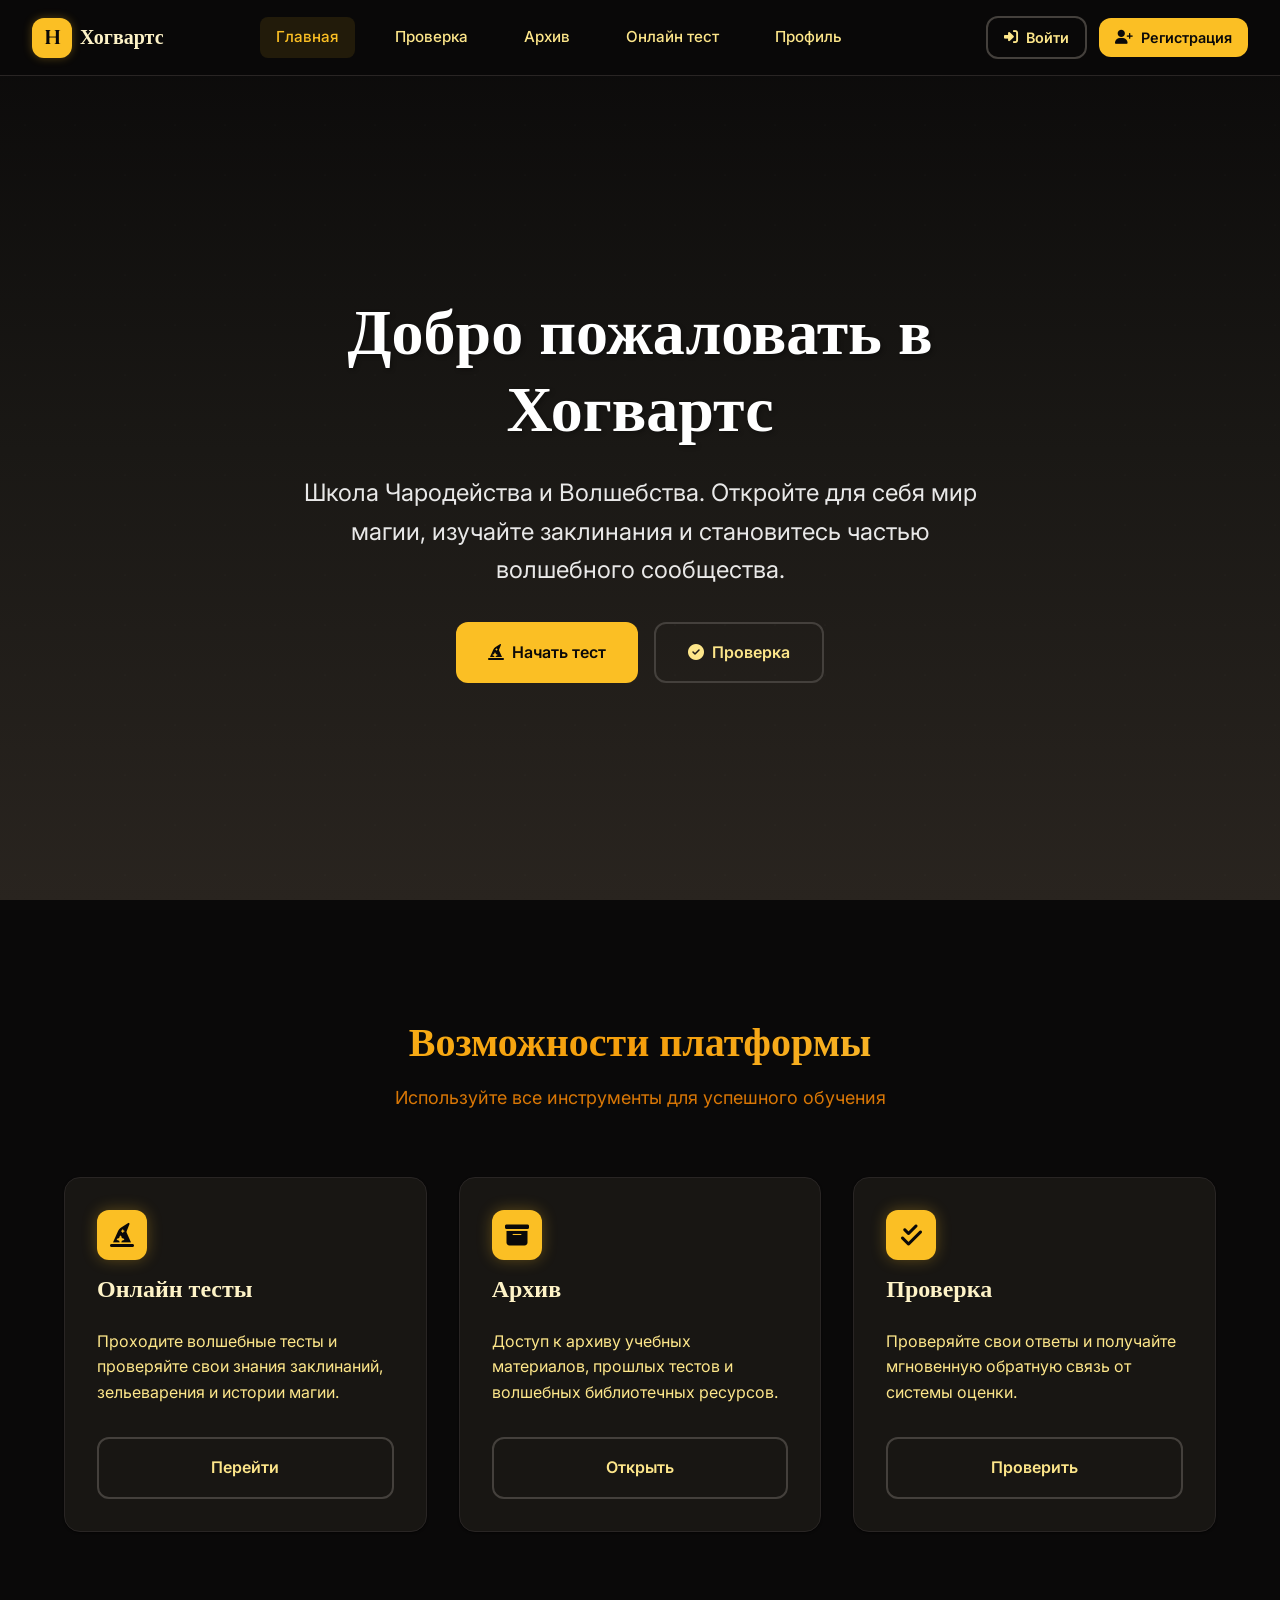
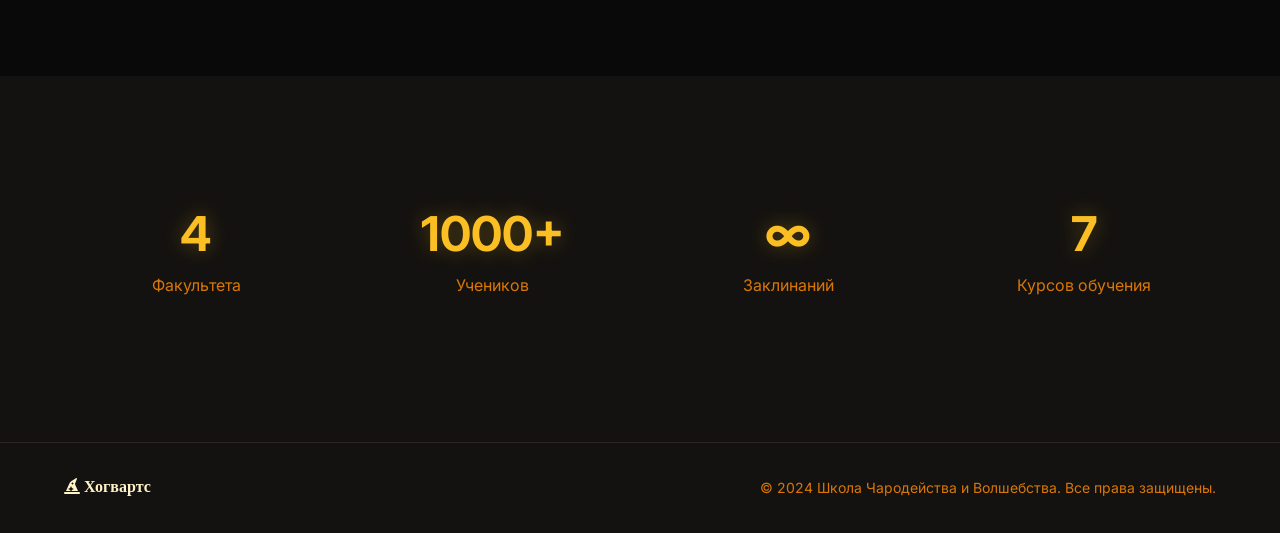
<file: index.html>
<!DOCTYPE html>
<html lang="ru">
<head>
    <meta charset="UTF-8">
    <meta name="viewport" content="width=device-width, initial-scale=1.0">
    <title>Хогвартс - Школа Чародейства и Волшебства</title>
    <link rel="icon" type="image/svg+xml" href="favicon.svg">
    <link rel="stylesheet" href="styles/main.css">
    <link rel="stylesheet" href="https://cdnjs.cloudflare.com/ajax/libs/font-awesome/6.4.0/css/all.min.css">
</head>
<body>
    <!-- Navigation -->
    <nav class="navbar" id="navbar">
        <div class="nav-container">
            <a href="index.html" class="nav-logo">
                <div class="logo-icon">H</div>
                <span>Хогвартс</span>
            </a>
            
            <div class="nav-menu" id="nav-menu">
                <a href="index.html" class="nav-link active">Главная</a>
                <a href="check.html" class="nav-link">Проверка</a>
                <a href="archive.html" class="nav-link">Архив</a>
                <a href="online_test.html" class="nav-link">Онлайн тест</a>
                <a href="profile.html" class="nav-link">Профиль</a>
            </div>

            <div class="nav-controls">
                <span id="user-name" style="color: var(--text-muted); margin-right: 1rem;"></span>
                <div id="auth-buttons">
                    <a href="login.html" class="btn btn-secondary" style="padding: 0.5rem 1rem; font-size: 0.9rem; margin-right: 0.5rem;">
                        <i class="fas fa-sign-in-alt"></i> Войти
                    </a>
                    <a href="register.html" class="btn btn-primary" style="padding: 0.5rem 1rem; font-size: 0.9rem;">
                        <i class="fas fa-user-plus"></i> Регистрация
                    </a>
                </div>
                <button class="mobile-menu-toggle" id="mobile-menu-toggle">
                    <span></span>
                    <span></span>
                    <span></span>
                </button>
            </div>
        </div>
    </nav>

    <!-- Hero Section -->
    <section class="hero-section">
        <div class="hero-content animate-fadeIn">
            <h1 class="hero-title">Добро пожаловать в Хогвартс</h1>
            <p class="hero-subtitle">Школа Чародейства и Волшебства. Откройте для себя мир магии, изучайте заклинания и становитесь частью волшебного сообщества.</p>
            <div class="hero-buttons">
                <a href="online_test.html" class="btn btn-primary">
                    <i class="fas fa-hat-wizard"></i> Начать тест
                </a>
                <a href="check.html" class="btn btn-secondary">
                    <i class="fas fa-check-circle"></i> Проверка
                </a>
            </div>
        </div>
    </section>

    <!-- Features Section -->
    <section class="section">
        <div class="container">
            <div class="section-header">
                <h2 class="section-title text-gradient">Возможности платформы</h2>
                <p class="section-subtitle">Используйте все инструменты для успешного обучения</p>
            </div>
            
            <div class="grid grid-3">
                <div class="card">
                    <div class="card-header">
                        <div style="width: 50px; height: 50px; background: var(--primary-gold); border-radius: var(--radius-lg); display: flex; align-items: center; justify-content: center; color: var(--bg-primary); font-size: 1.5rem; margin-bottom: 1rem; box-shadow: 0 0 15px rgba(251, 191, 36, 0.3);">
                            <i class="fas fa-hat-wizard"></i>
                        </div>
                        <h3 class="card-title">Онлайн тесты</h3>
                    </div>
                    <div class="card-body">
                        <p>Проходите волшебные тесты и проверяйте свои знания заклинаний, зельеварения и истории магии.</p>
                        <a href="online_test.html" class="btn btn-secondary" style="margin-top: 1rem; width: 100%;">Перейти</a>
                    </div>
                </div>

                <div class="card">
                    <div class="card-header">
                        <div style="width: 50px; height: 50px; background: var(--primary-gold); border-radius: var(--radius-lg); display: flex; align-items: center; justify-content: center; color: var(--bg-primary); font-size: 1.5rem; margin-bottom: 1rem; box-shadow: 0 0 15px rgba(251, 191, 36, 0.3);">
                            <i class="fas fa-archive"></i>
                        </div>
                        <h3 class="card-title">Архив</h3>
                    </div>
                    <div class="card-body">
                        <p>Доступ к архиву учебных материалов, прошлых тестов и волшебных библиотечных ресурсов.</p>
                        <a href="archive.html" class="btn btn-secondary" style="margin-top: 1rem; width: 100%;">Открыть</a>
                    </div>
                </div>

                <div class="card">
                    <div class="card-header">
                        <div style="width: 50px; height: 50px; background: var(--primary-gold); border-radius: var(--radius-lg); display: flex; align-items: center; justify-content: center; color: var(--bg-primary); font-size: 1.5rem; margin-bottom: 1rem; box-shadow: 0 0 15px rgba(251, 191, 36, 0.3);">
                            <i class="fas fa-check-double"></i>
                        </div>
                        <h3 class="card-title">Проверка</h3>
                    </div>
                    <div class="card-body">
                        <p>Проверяйте свои ответы и получайте мгновенную обратную связь от системы оценки.</p>
                        <a href="check.html" class="btn btn-secondary" style="margin-top: 1rem; width: 100%;">Проверить</a>
                    </div>
                </div>
            </div>
        </div>
    </section>

    <!-- Stats Section -->
    <section class="section" style="background: var(--bg-secondary);">
        <div class="container">
            <div class="grid grid-4" style="text-align: center;">
                <div>
                    <div style="font-size: 3rem; font-weight: 700; color: var(--primary-gold); text-shadow: 0 0 20px rgba(251, 191, 36, 0.3);">4</div>
                    <div style="color: var(--text-muted);">Факультета</div>
                </div>
                <div>
                    <div style="font-size: 3rem; font-weight: 700; color: var(--primary-gold); text-shadow: 0 0 20px rgba(251, 191, 36, 0.3);">1000+</div>
                    <div style="color: var(--text-muted);">Учеников</div>
                </div>
                <div>
                    <div style="font-size: 3rem; font-weight: 700; color: var(--primary-gold); text-shadow: 0 0 20px rgba(251, 191, 36, 0.3);">∞</div>
                    <div style="color: var(--text-muted);">Заклинаний</div>
                </div>
                <div>
                    <div style="font-size: 3rem; font-weight: 700; color: var(--primary-gold); text-shadow: 0 0 20px rgba(251, 191, 36, 0.3);">7</div>
                    <div style="color: var(--text-muted);">Курсов обучения</div>
                </div>
            </div>
        </div>
    </section>

    <!-- Footer -->
    <footer class="footer">
        <div class="footer-content">
            <div class="footer-logo">
                <i class="fas fa-hat-wizard"></i> Хогвартс
            </div>
            <div class="footer-copy">
                © 2024 Школа Чародейства и Волшебства. Все права защищены.
            </div>
        </div>
    </footer>

    <script>
        // Navbar scroll effect
        window.addEventListener('scroll', function() {
            const navbar = document.getElementById('navbar');
            if (window.scrollY > 50) {
                navbar.classList.add('scrolled');
            } else {
                navbar.classList.remove('scrolled');
            }
        });

        // Mobile menu toggle
        const mobileMenuToggle = document.getElementById('mobile-menu-toggle');
        const navMenu = document.getElementById('nav-menu');
        
        mobileMenuToggle.addEventListener('click', function() {
            navMenu.classList.toggle('active');
            this.classList.toggle('active');
        });

        // Handle auth state
        const authButtons = document.getElementById('auth-buttons');
        const username = localStorage.getItem('username');
        const role = localStorage.getItem('role');
        
        if (username && role) {
            // User is logged in - show logout button
            document.getElementById('user-name').textContent = username;
            authButtons.innerHTML = `
                <button class="btn btn-primary" id="logout-btn" style="padding: 0.5rem 1rem; font-size: 0.9rem;">
                    <i class="fas fa-sign-out-alt"></i> Выйти
                </button>
            `;
            document.getElementById('logout-btn').addEventListener('click', function() {
                localStorage.removeItem('role');
                localStorage.removeItem('username');
                window.location.reload();
            });
        }
        // If not logged in, default login/register buttons are shown
    </script>
</body>
</html>
</file>
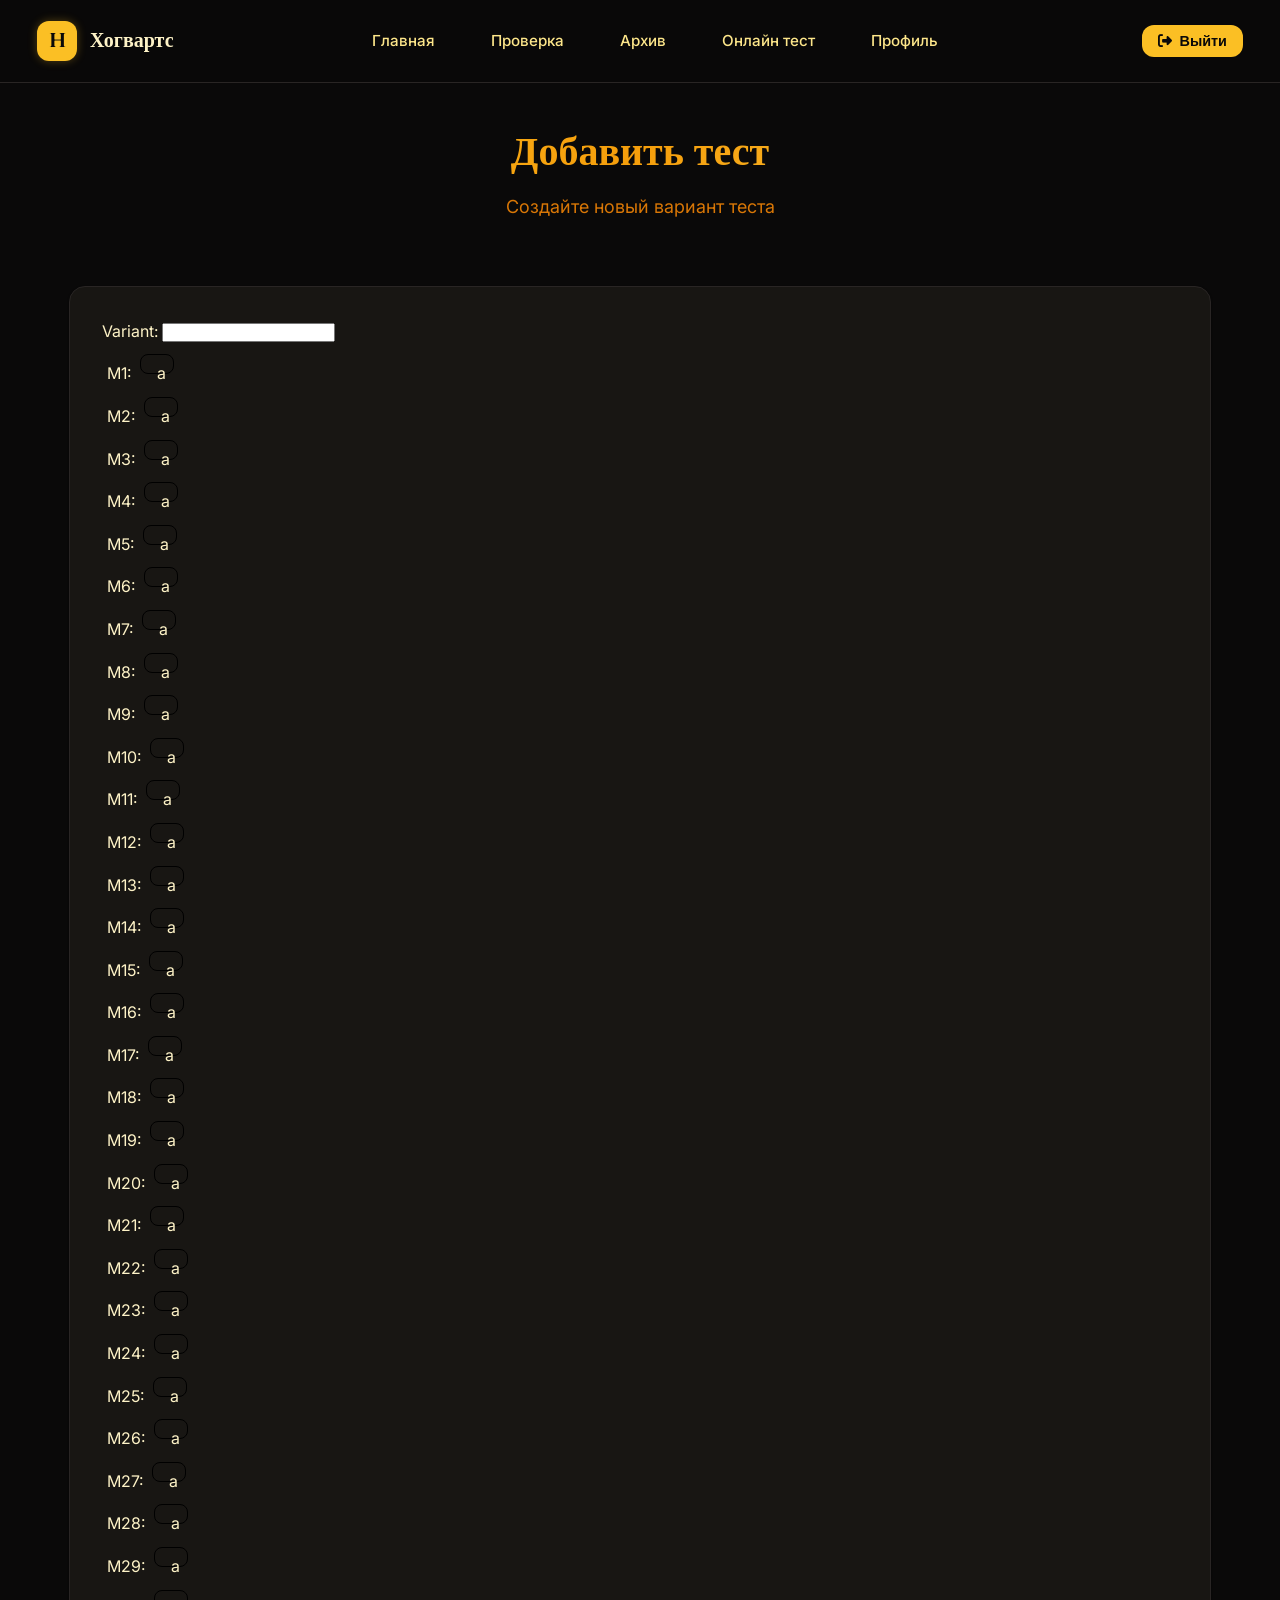
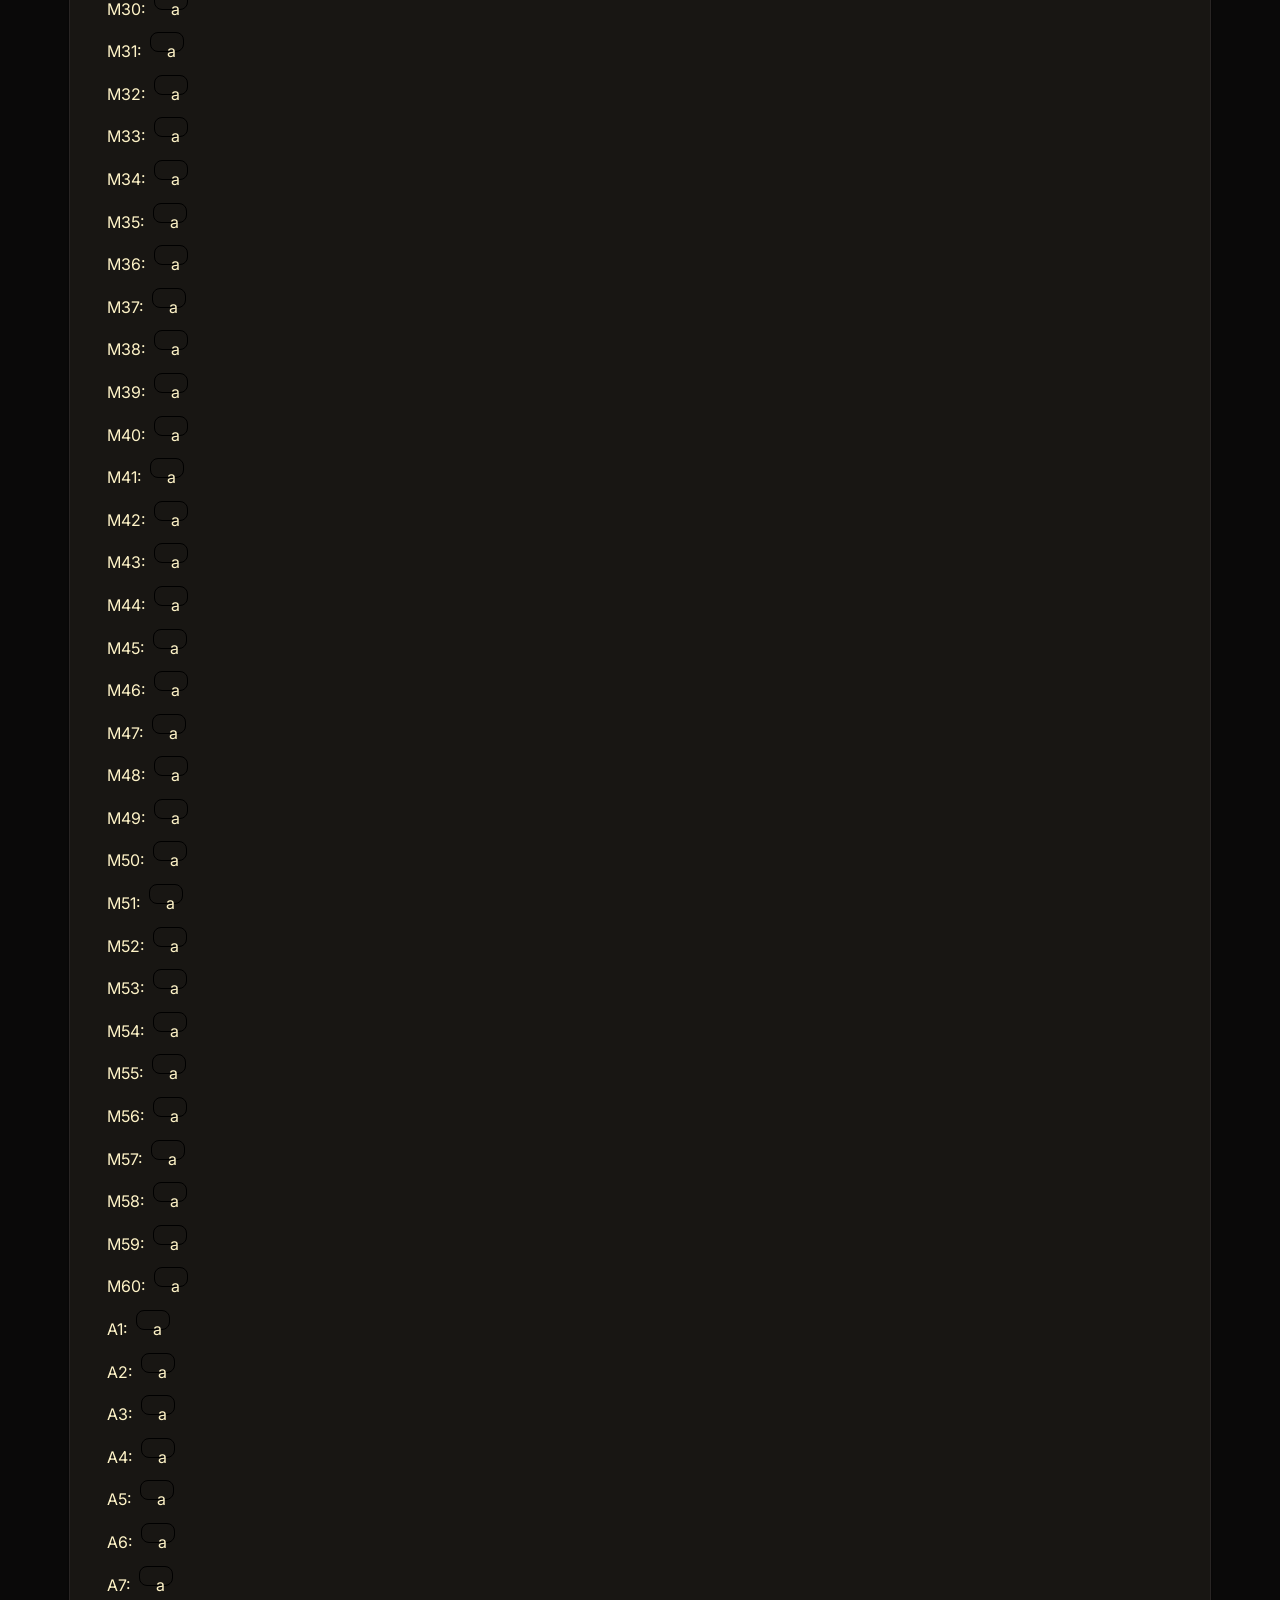
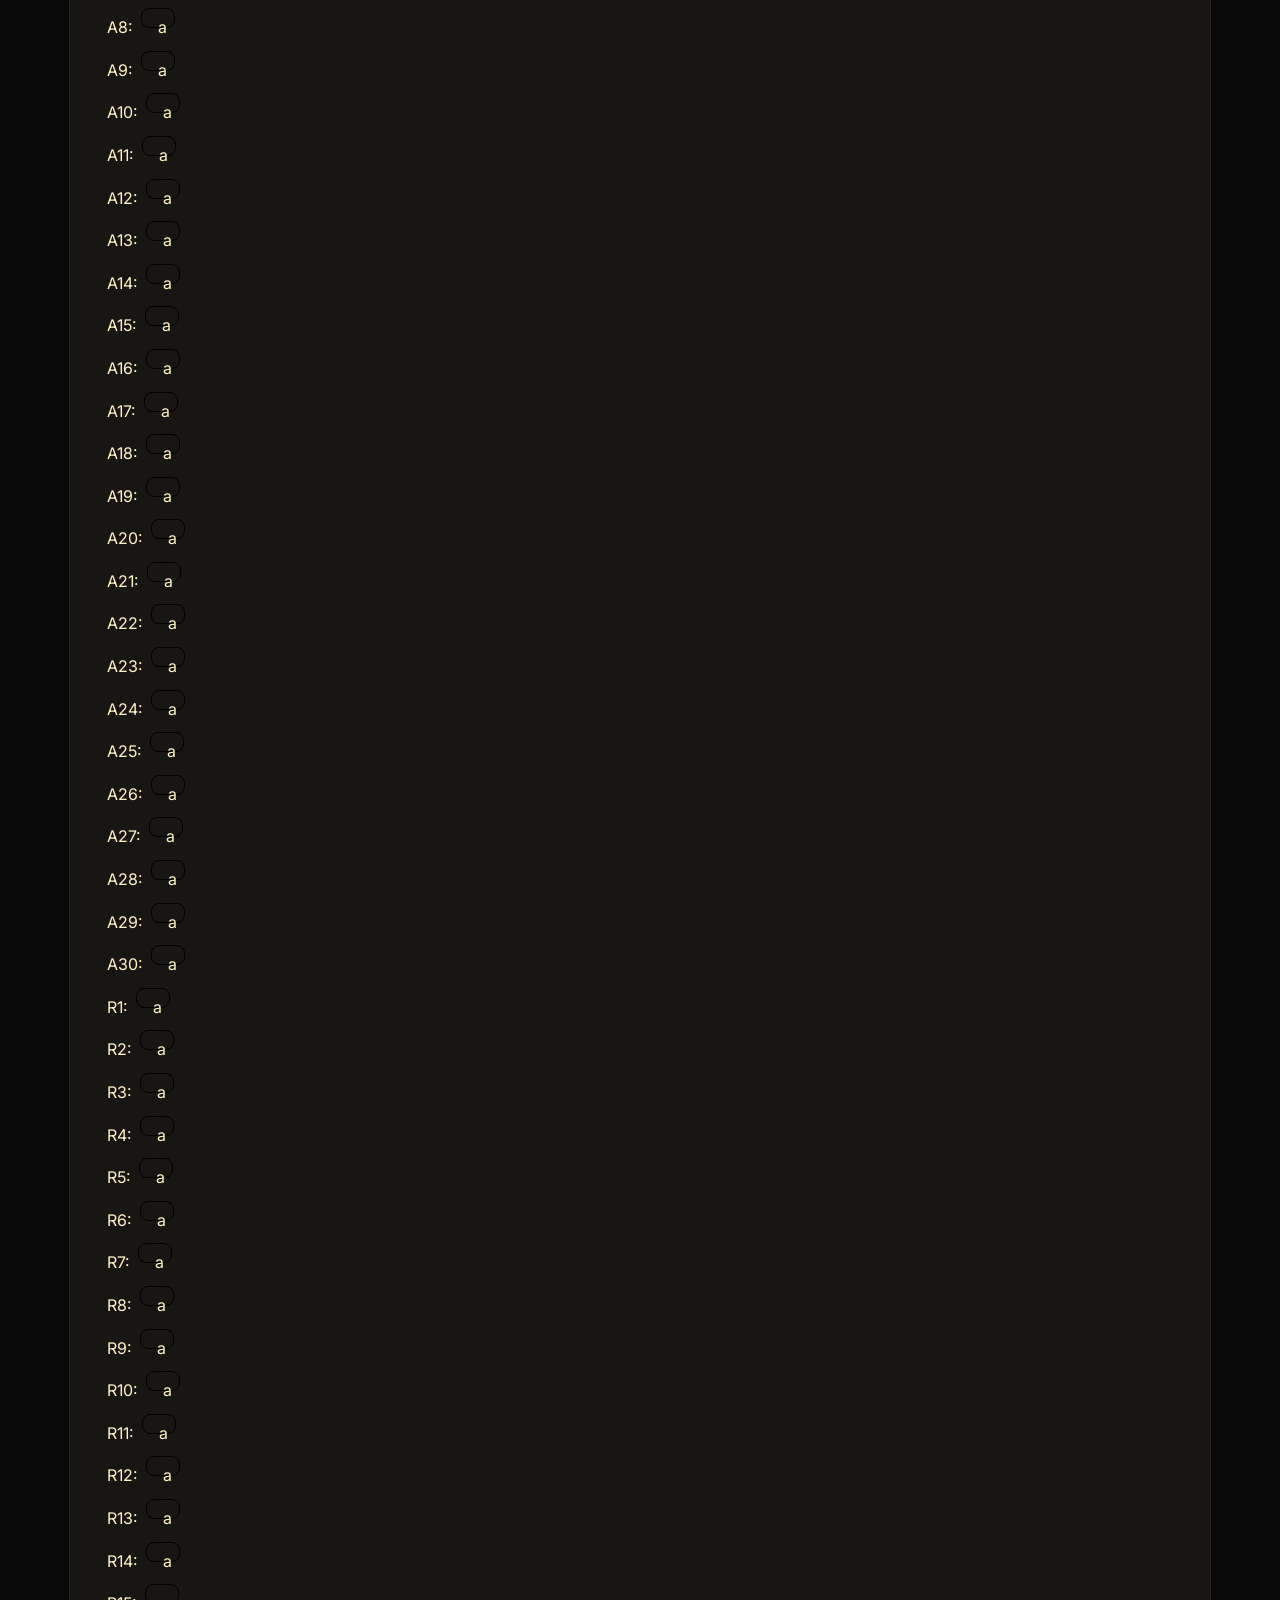
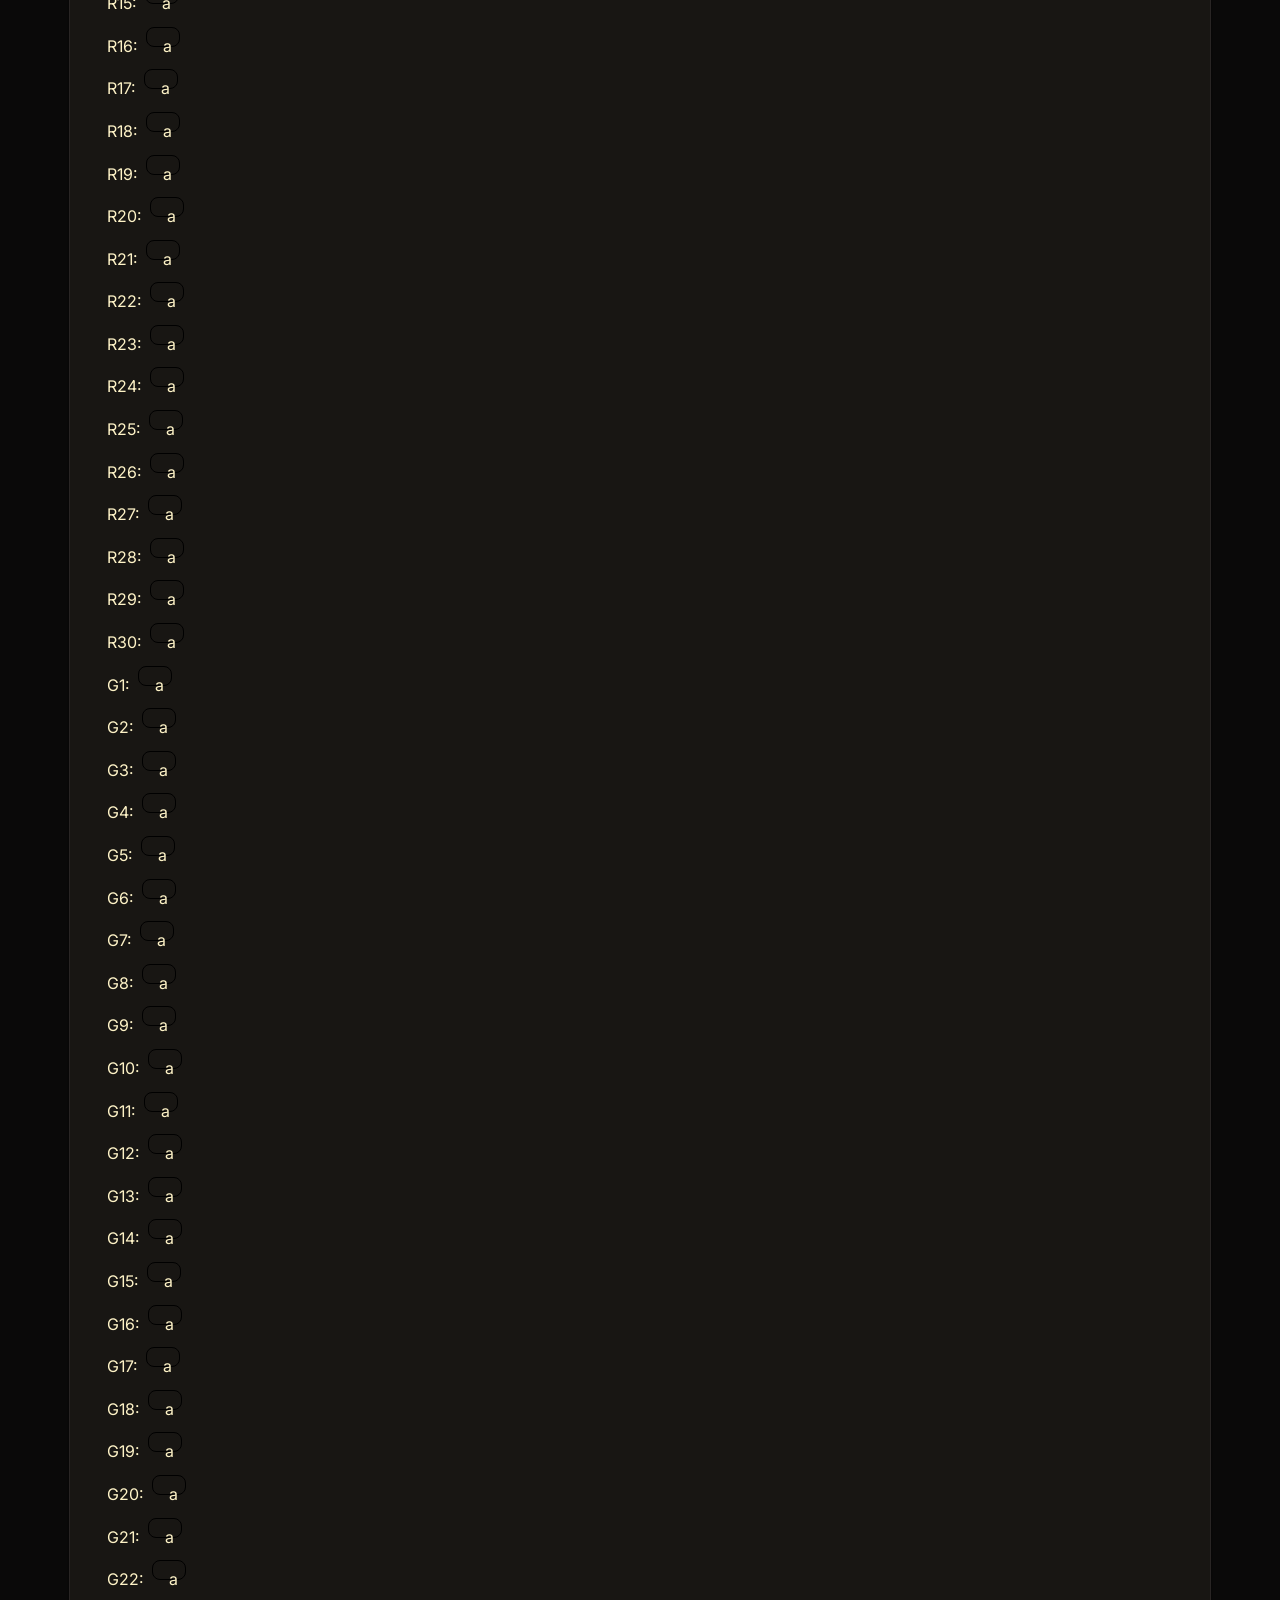
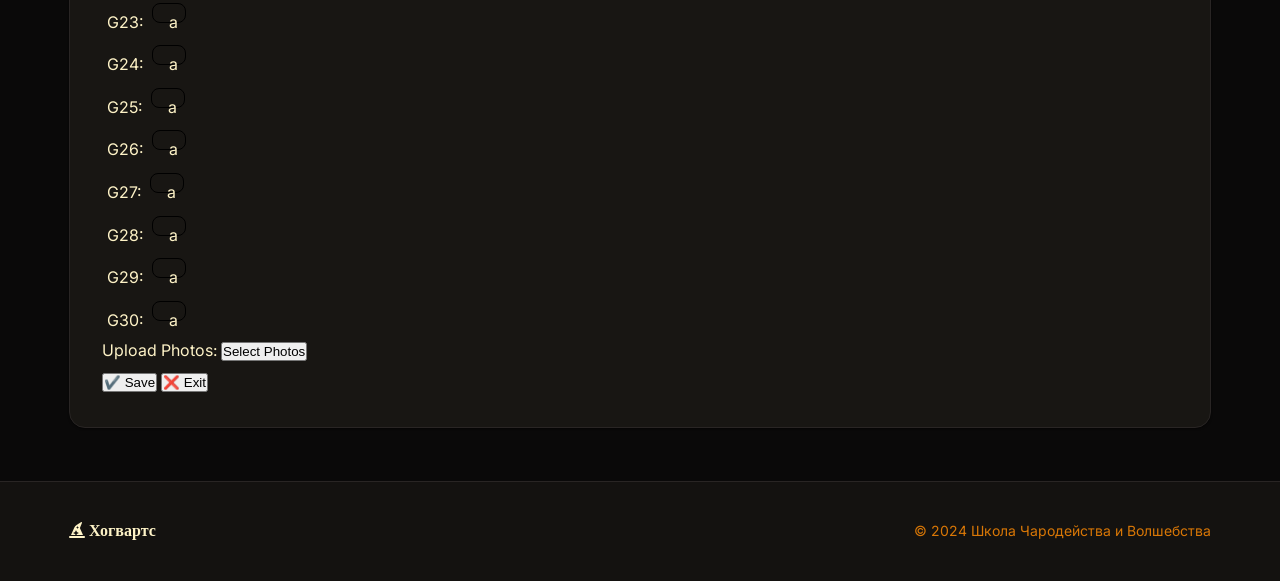
<file: add_test.html>
<!DOCTYPE html>
<html lang="ru">
<head>
    <meta charset="UTF-8">
    <meta name="viewport" content="width=device-width, initial-scale=1.0">
    <title>Добавить тест - Хогвартс</title>
    <link rel="icon" type="image/svg+xml" href="favicon.svg">
    <link rel="stylesheet" href="styles/main.css">
    <link rel="stylesheet" href="https://cdnjs.cloudflare.com/ajax/libs/font-awesome/6.4.0/css/all.min.css">
    <style>
        .photo-thumb {
          display: inline-block; margin: 5px; position: relative;
        }
        .photo-thumb button {
          position: absolute; top: 0; right: 0;
        }
        .clickable-box {
            display: inline-block;
            padding: 0.5rem 1rem;
            border: 2px solid var(--border-primary);
            border-radius: var(--radius-md);
            cursor: pointer;
            background: var(--bg-card);
            transition: all var(--transition-fast);
        }
        .clickable-box:hover {
            border-color: var(--primary-gold);
        }
    </style>
</head>
<body>
    <!-- Navigation -->
    <nav class="navbar" id="navbar">
        <div class="nav-container">
            <a href="index.html" class="nav-logo">
                <div class="logo-icon">H</div>
                <span>Хогвартс</span>
            </a>
            <div class="nav-menu" id="nav-menu">
                <a href="index.html" class="nav-link">Главная</a>
                <a href="check.html" class="nav-link">Проверка</a>
                <a href="archive.html" class="nav-link">Архив</a>
                <a href="online_test.html" class="nav-link">Онлайн тест</a>
                <a href="profile.html" class="nav-link">Профиль</a>
            </div>
            <div class="nav-controls">
                <button class="btn btn-primary" id="logout-btn" style="padding: 0.5rem 1rem; font-size: 0.9rem;">
                    <i class="fas fa-sign-out-alt"></i> Выйти
                </button>
                <button class="mobile-menu-toggle" id="mobile-menu-toggle">
                    <span></span><span></span><span></span>
                </button>
            </div>
        </div>
    </nav>

    <main style="padding-top: 100px;">
        <div class="container">
            <div class="section-header">
                <h1 class="section-title text-gradient">Добавить тест</h1>
                <p class="section-subtitle">Создайте новый вариант теста</p>
            </div>
            
            <div class="card">
        <form id="edit-test-form" enctype="multipart/form-data">
            <label for="variant">Variant:</label>
            <input type="text" id="variant" name="variant" required>

            <div>
                <label for="M1">M1:</label>
                <div id="M1" class="clickable-box" onclick="cycleLetter('M1')">а</div>
                <input type="hidden" id="M1-hidden" name="M1" value="а">
            </div>
            <div>
            <label for="M2">M2:</label>
            <div id="M2" class="clickable-box" onclick="cycleLetter('M2')">а</div>
            <input type="hidden" id="M2-hidden" name="M2" value="а">
            </div>
            <div>
            <label for="M3">M3:</label>
            <div id="M3" class="clickable-box" onclick="cycleLetter('M3')">а</div>
            <input type="hidden" id="M3-hidden" name="M3" value="а">
            </div>
            <div>
            <label for="M4">M4:</label>
            <div id="M4" class="clickable-box" onclick="cycleLetter('M4')">а</div>
            <input type="hidden" id="M4-hidden" name="M4" value="а">
            </div>
            <div>
            <label for="M5">M5:</label>
            <div id="M5" class="clickable-box" onclick="cycleLetter('M5')">а</div>
            <input type="hidden" id="M5-hidden" name="M5" value="а">
            </div>
            <div>
            <label for="M6">M6:</label>
            <div id="M6" class="clickable-box" onclick="cycleLetter('M6')">а</div>
            <input type="hidden" id="M6-hidden" name="M6" value="а">
            </div>
            <div>
            <label for="M7">M7:</label>
            <div id="M7" class="clickable-box" onclick="cycleLetter('M7')">а</div>
            <input type="hidden" id="M7-hidden" name="M7" value="а">
            </div>
            <div>
            <label for="M8">M8:</label>
            <div id="M8" class="clickable-box" onclick="cycleLetter('M8')">а</div>
            <input type="hidden" id="M8-hidden" name="M8" value="а">
            </div>
            <div>
            <label for="M9">M9:</label>
            <div id="M9" class="clickable-box" onclick="cycleLetter('M9')">а</div>
            <input type="hidden" id="M9-hidden" name="M9" value="а">
            </div>
            <div>
            <label for="M10">M10:</label>
            <div id="M10" class="clickable-box" onclick="cycleLetter('M10')">а</div>
            <input type="hidden" id="M10-hidden" name="M10" value="а">
            </div>
            <div>
            <label for="M11">M11:</label>
            <div id="M11" class="clickable-box" onclick="cycleLetter('M11')">а</div>
            <input type="hidden" id="M11-hidden" name="M11" value="а">
            </div>
            <div>
            <label for="M12">M12:</label>
            <div id="M12" class="clickable-box" onclick="cycleLetter('M12')">а</div>
            <input type="hidden" id="M12-hidden" name="M12" value="а">
            </div>
            <div>
            <label for="M13">M13:</label>
            <div id="M13" class="clickable-box" onclick="cycleLetter('M13')">а</div>
            <input type="hidden" id="M13-hidden" name="M13" value="а">
            </div>
            <div>
            <label for="M14">M14:</label>
            <div id="M14" class="clickable-box" onclick="cycleLetter('M14')">а</div>
            <input type="hidden" id="M14-hidden" name="M14" value="а">
            </div>
            <div>
            <label for="M15">M15:</label>
            <div id="M15" class="clickable-box" onclick="cycleLetter('M15')">а</div>
            <input type="hidden" id="M15-hidden" name="M15" value="а">
            </div>
            <div>
            <label for="M16">M16:</label>
            <div id="M16" class="clickable-box" onclick="cycleLetter('M16')">а</div>
            <input type="hidden" id="M16-hidden" name="M16" value="а">
            </div>
            <div>
            <label for="M17">M17:</label>
            <div id="M17" class="clickable-box" onclick="cycleLetter('M17')">а</div>
            <input type="hidden" id="M17-hidden" name="M17" value="а">
            </div>
            <div>
            <label for="M18">M18:</label>
            <div id="M18" class="clickable-box" onclick="cycleLetter('M18')">а</div>
            <input type="hidden" id="M18-hidden" name="M18" value="а">
            </div>
            <div>
            <label for="M19">M19:</label>
            <div id="M19" class="clickable-box" onclick="cycleLetter('M19')">а</div>
            <input type="hidden" id="M19-hidden" name="M19" value="а">
            </div>
            <div>
            <label for="M20">M20:</label>
            <div id="M20" class="clickable-box" onclick="cycleLetter('M20')">а</div>
            <input type="hidden" id="M20-hidden" name="M20" value="а">
            </div>
            <div>
            <label for="M21">M21:</label>
            <div id="M21" class="clickable-box" onclick="cycleLetter('M21')">а</div>
            <input type="hidden" id="M21-hidden" name="M21" value="а">
            </div>
            <div>
            <label for="M22">M22:</label>
            <div id="M22" class="clickable-box" onclick="cycleLetter('M22')">а</div>
            <input type="hidden" id="M22-hidden" name="M22" value="а">
            </div>
            <div>
            <label for="M23">M23:</label>
            <div id="M23" class="clickable-box" onclick="cycleLetter('M23')">а</div>
            <input type="hidden" id="M23-hidden" name="M23" value="а">
            </div>
            <div>
            <label for="M24">M24:</label>
            <div id="M24" class="clickable-box" onclick="cycleLetter('M24')">а</div>
            <input type="hidden" id="M24-hidden" name="M24" value="а">
            </div>
            <div>
            <label for="M25">M25:</label>
            <div id="M25" class="clickable-box" onclick="cycleLetter('M25')">а</div>
            <input type="hidden" id="M25-hidden" name="M25" value="а">
            </div>
            <div>
            <label for="M26">M26:</label>
            <div id="M26" class="clickable-box" onclick="cycleLetter('M26')">а</div>
            <input type="hidden" id="M26-hidden" name="M26" value="а">
            </div>
            <div>
            <label for="M27">M27:</label>
            <div id="M27" class="clickable-box" onclick="cycleLetter('M27')">а</div>
            <input type="hidden" id="M27-hidden" name="M27" value="а">
            </div>
            <div>
            <label for="M28">M28:</label>
            <div id="M28" class="clickable-box" onclick="cycleLetter('M28')">а</div>
            <input type="hidden" id="M28-hidden" name="M28" value="а">
            </div>
            <div>
            <label for="M29">M29:</label>
            <div id="M29" class="clickable-box" onclick="cycleLetter('M29')">а</div>
            <input type="hidden" id="M29-hidden" name="M29" value="а">
            </div>
            <div>
                <label for="M30">M30:</label>
                <div id="M30" class="clickable-box" onclick="cycleLetter('M30')">а</div>
                <input type="hidden" id="M30-hidden" name="M30" value="а">
            </div>
            <div>
                <label for="M31">M31:</label>
                <div id="M31" class="clickable-box" onclick="cycleLetter2('M31')">а</div>
                <input type="hidden" id="M31-hidden" name="M31" value="а">
            </div>
            <div>
            <label for="M32">M32:</label>
            <div id="M32" class="clickable-box" onclick="cycleLetter2('M32')">а</div>
            <input type="hidden" id="M32-hidden" name="M32" value="а">
            </div>
            <div>
            <label for="M33">M33:</label>
            <div id="M33" class="clickable-box" onclick="cycleLetter2('M33')">а</div>
            <input type="hidden" id="M33-hidden" name="M33" value="а">
            </div>
            <div>
            <label for="M34">M34:</label>
            <div id="M34" class="clickable-box" onclick="cycleLetter2('M34')">а</div>
            <input type="hidden" id="M34-hidden" name="M34" value="а">
            </div>
            <div>
            <label for="M35">M35:</label>
            <div id="M35" class="clickable-box" onclick="cycleLetter2('M35')">а</div>
            <input type="hidden" id="M35-hidden" name="M35" value="а">
            </div>
            <div>
            <label for="M36">M36:</label>
            <div id="M36" class="clickable-box" onclick="cycleLetter2('M36')">а</div>
            <input type="hidden" id="M36-hidden" name="M36" value="а">
            </div>
            <div>
            <label for="M37">M37:</label>
            <div id="M37" class="clickable-box" onclick="cycleLetter2('M37')">а</div>
            <input type="hidden" id="M37-hidden" name="M37" value="а">
            </div>
            <div>
            <label for="M38">M38:</label>
            <div id="M38" class="clickable-box" onclick="cycleLetter2('M38')">а</div>
            <input type="hidden" id="M38-hidden" name="M38" value="а">
            </div>
            <div>
            <label for="M39">M39:</label>
            <div id="M39" class="clickable-box" onclick="cycleLetter2('M39')">а</div>
            <input type="hidden" id="M39-hidden" name="M39" value="а">
            </div>
            <div>
            <label for="M40">M40:</label>
            <div id="M40" class="clickable-box" onclick="cycleLetter2('M40')">а</div>
            <input type="hidden" id="M40-hidden" name="M40" value="а">
            </div>
            <div>
            <label for="M41">M41:</label>
            <div id="M41" class="clickable-box" onclick="cycleLetter2('M41')">а</div>
            <input type="hidden" id="M41-hidden" name="M41" value="а">
            </div>
            <div>
            <label for="M42">M42:</label>
            <div id="M42" class="clickable-box" onclick="cycleLetter2('M42')">а</div>
            <input type="hidden" id="M42-hidden" name="M42" value="а">
            </div>
            <div>
            <label for="M43">M43:</label>
            <div id="M43" class="clickable-box" onclick="cycleLetter2('M43')">а</div>
            <input type="hidden" id="M43-hidden" name="M43" value="а">
            </div>
            <div>
            <label for="M44">M44:</label>
            <div id="M44" class="clickable-box" onclick="cycleLetter2('M44')">а</div>
            <input type="hidden" id="M44-hidden" name="M44" value="а">
            </div>
            <div>
            <label for="M45">M45:</label>
            <div id="M45" class="clickable-box" onclick="cycleLetter2('M45')">а</div>
            <input type="hidden" id="M45-hidden" name="M45" value="а">
            </div>
            <div>
            <label for="M46">M46:</label>
            <div id="M46" class="clickable-box" onclick="cycleLetter2('M46')">а</div>
            <input type="hidden" id="M46-hidden" name="M46" value="а">
            </div>
            <div>
            <label for="M47">M47:</label>
            <div id="M47" class="clickable-box" onclick="cycleLetter2('M47')">а</div>
            <input type="hidden" id="M47-hidden" name="M47" value="а">
            </div>
            <div>
            <label for="M48">M48:</label>
            <div id="M48" class="clickable-box" onclick="cycleLetter2('M48')">а</div>
            <input type="hidden" id="M48-hidden" name="M48" value="а">
            </div>
            <div>
            <label for="M49">M49:</label>
            <div id="M49" class="clickable-box" onclick="cycleLetter2('M49')">а</div>
            <input type="hidden" id="M49-hidden" name="M49" value="а">
            </div>
            <div>
            <label for="M50">M50:</label>
            <div id="M50" class="clickable-box" onclick="cycleLetter2('M50')">а</div>
            <input type="hidden" id="M50-hidden" name="M50" value="а">
            </div>
            <div>
            <label for="M51">M51:</label>
            <div id="M51" class="clickable-box" onclick="cycleLetter2('M51')">а</div>
            <input type="hidden" id="M51-hidden" name="M51" value="а">
            </div>
            <div>
            <label for="M52">M52:</label>
            <div id="M52" class="clickable-box" onclick="cycleLetter2('M52')">а</div>
            <input type="hidden" id="M52-hidden" name="M52" value="а">
            </div>
            <div>
            <label for="M53">M53:</label>
            <div id="M53" class="clickable-box" onclick="cycleLetter2('M53')">а</div>
            <input type="hidden" id="M53-hidden" name="M53" value="а">
            </div>
            <div>
            <label for="M54">M54:</label>
            <div id="M54" class="clickable-box" onclick="cycleLetter2('M54')">а</div>
            <input type="hidden" id="M54-hidden" name="M54" value="а">
            </div>
            <div>
            <label for="M55">M55:</label>
            <div id="M55" class="clickable-box" onclick="cycleLetter2('M55')">а</div>
            <input type="hidden" id="M55-hidden" name="M55" value="а">
            </div>
            <div>
            <label for="M56">M56:</label>
            <div id="M56" class="clickable-box" onclick="cycleLetter2('M56')">а</div>
            <input type="hidden" id="M56-hidden" name="M56" value="а">
            </div>
            <div>
            <label for="M57">M57:</label>
            <div id="M57" class="clickable-box" onclick="cycleLetter2('M57')">а</div>
            <input type="hidden" id="M57-hidden" name="M57" value="а">
            </div>
            <div>
            <label for="M58">M58:</label>
            <div id="M58" class="clickable-box" onclick="cycleLetter2('M58')">а</div>
            <input type="hidden" id="M58-hidden" name="M58" value="а">
            </div>
            <div>
            <label for="M59">M59:</label>
            <div id="M59" class="clickable-box" onclick="cycleLetter2('M59')">а</div>
            <input type="hidden" id="M59-hidden" name="M59" value="а">
            </div>
            <div>
            <label for="M60">M60:</label>
            <div id="M60" class="clickable-box" onclick="cycleLetter2('M60')">а</div>
            <input type="hidden" id="M60-hidden" name="M60" value="а">
            </div>
            <div>
                <label for="A1">A1:</label>
                <div id="A1" class="clickable-box" onclick="cycleLetter('A1')">а</div>
                <input type="hidden" id="A1-hidden" name="A1" value="а">
            </div>
            <div>
            <label for="A2">A2:</label>
            <div id="A2" class="clickable-box" onclick="cycleLetter('A2')">а</div>
            <input type="hidden" id="A2-hidden" name="A2" value="а">
            </div>
            <div>
            <label for="A3">A3:</label>
            <div id="A3" class="clickable-box" onclick="cycleLetter('A3')">а</div>
            <input type="hidden" id="A3-hidden" name="A3" value="а">
            </div>
            <div>
            <label for="A4">A4:</label>
            <div id="A4" class="clickable-box" onclick="cycleLetter('A4')">а</div>
            <input type="hidden" id="A4-hidden" name="A4" value="а">
            </div>
            <div>
            <label for="A5">A5:</label>
            <div id="A5" class="clickable-box" onclick="cycleLetter('A5')">а</div>
            <input type="hidden" id="A5-hidden" name="A5" value="а">
            </div>
            <div>
            <label for="A6">A6:</label>
            <div id="A6" class="clickable-box" onclick="cycleLetter('A6')">а</div>
            <input type="hidden" id="A6-hidden" name="A6" value="а">
            </div>
            <div>
            <label for="A7">A7:</label>
            <div id="A7" class="clickable-box" onclick="cycleLetter('A7')">а</div>
            <input type="hidden" id="A7-hidden" name="A7" value="а">
            </div>
            <div>
            <label for="A8">A8:</label>
            <div id="A8" class="clickable-box" onclick="cycleLetter('A8')">а</div>
            <input type="hidden" id="A8-hidden" name="A8" value="а">
            </div>
            <div>
            <label for="A9">A9:</label>
            <div id="A9" class="clickable-box" onclick="cycleLetter('A9')">а</div>
            <input type="hidden" id="A9-hidden" name="A9" value="а">
            </div>
            <div>
            <label for="A10">A10:</label>
            <div id="A10" class="clickable-box" onclick="cycleLetter('A10')">а</div>
            <input type="hidden" id="A10-hidden" name="A10" value="а">
            </div>
            <div>
            <label for="A11">A11:</label>
            <div id="A11" class="clickable-box" onclick="cycleLetter('A11')">а</div>
            <input type="hidden" id="A11-hidden" name="A11" value="а">
            </div>
            <div>
            <label for="A12">A12:</label>
            <div id="A12" class="clickable-box" onclick="cycleLetter('A12')">а</div>
            <input type="hidden" id="A12-hidden" name="A12" value="а">
            </div>
            <div>
            <label for="A13">A13:</label>
            <div id="A13" class="clickable-box" onclick="cycleLetter('A13')">а</div>
            <input type="hidden" id="A13-hidden" name="A13" value="а">
            </div>
            <div>
            <label for="A14">A14:</label>
            <div id="A14" class="clickable-box" onclick="cycleLetter('A14')">а</div>
            <input type="hidden" id="A14-hidden" name="A14" value="а">
            </div>
            <div>
            <label for="A15">A15:</label>
            <div id="A15" class="clickable-box" onclick="cycleLetter('A15')">а</div>
            <input type="hidden" id="A15-hidden" name="A15" value="а">
            </div>
            <div>
            <label for="A16">A16:</label>
            <div id="A16" class="clickable-box" onclick="cycleLetter('A16')">а</div>
            <input type="hidden" id="A16-hidden" name="A16" value="а">
            </div>
            <div>
            <label for="A17">A17:</label>
            <div id="A17" class="clickable-box" onclick="cycleLetter('A17')">а</div>
            <input type="hidden" id="A17-hidden" name="A17" value="а">
            </div>
            <div>
            <label for="A18">A18:</label>
            <div id="A18" class="clickable-box" onclick="cycleLetter('A18')">а</div>
            <input type="hidden" id="A18-hidden" name="A18" value="а">
            </div>
            <div>
            <label for="A19">A19:</label>
            <div id="A19" class="clickable-box" onclick="cycleLetter('A19')">а</div>
            <input type="hidden" id="A19-hidden" name="A19" value="а">
            </div>
            <div>
            <label for="A20">A20:</label>
            <div id="A20" class="clickable-box" onclick="cycleLetter('A20')">а</div>
            <input type="hidden" id="A20-hidden" name="A20" value="а">
            </div>
            <div>
            <label for="A21">A21:</label>
            <div id="A21" class="clickable-box" onclick="cycleLetter('A21')">а</div>
            <input type="hidden" id="A21-hidden" name="A21" value="а">
            </div>
            <div>
            <label for="A22">A22:</label>
            <div id="A22" class="clickable-box" onclick="cycleLetter('A22')">а</div>
            <input type="hidden" id="A22-hidden" name="A22" value="а">
            </div>
            <div>
            <label for="A23">A23:</label>
            <div id="A23" class="clickable-box" onclick="cycleLetter('A23')">а</div>
            <input type="hidden" id="A23-hidden" name="A23" value="а">
            </div>
            <div>
            <label for="A24">A24:</label>
            <div id="A24" class="clickable-box" onclick="cycleLetter('A24')">а</div>
            <input type="hidden" id="A24-hidden" name="A24" value="а">
            </div>
            <div>
            <label for="A25">A25:</label>
            <div id="A25" class="clickable-box" onclick="cycleLetter('A25')">а</div>
            <input type="hidden" id="A25-hidden" name="A25" value="а">
            </div>
            <div>
            <label for="A26">A26:</label>
            <div id="A26" class="clickable-box" onclick="cycleLetter('A26')">а</div>
            <input type="hidden" id="A26-hidden" name="A26" value="а">
            </div>
            <div>
            <label for="A27">A27:</label>
            <div id="A27" class="clickable-box" onclick="cycleLetter('A27')">а</div>
            <input type="hidden" id="A27-hidden" name="A27" value="а">
            </div>
            <div>
            <label for="A28">A28:</label>
            <div id="A28" class="clickable-box" onclick="cycleLetter('A28')">а</div>
            <input type="hidden" id="A28-hidden" name="A28" value="а">
            </div>
            <div>
            <label for="A29">A29:</label>
            <div id="A29" class="clickable-box" onclick="cycleLetter('A29')">а</div>
            <input type="hidden" id="A29-hidden" name="A29" value="а">
            </div>
            <div>
            <label for="A30">A30:</label>
            <div id="A30" class="clickable-box" onclick="cycleLetter('A30')">а</div>
            <input type="hidden" id="A30-hidden" name="A30" value="а">
            </div>
            <div>
                <label for="R1">R1:</label>
                <div id="R1" class="clickable-box" onclick="cycleLetter('R1')">а</div>
                <input type="hidden" id="R1-hidden" name="R1" value="а">
            </div>
            <div>
            <label for="R2">R2:</label>
            <div id="R2" class="clickable-box" onclick="cycleLetter('R2')">а</div>
            <input type="hidden" id="R2-hidden" name="R2" value="а">
            </div>
            <div>
            <label for="R3">R3:</label>
            <div id="R3" class="clickable-box" onclick="cycleLetter('R3')">а</div>
            <input type="hidden" id="R3-hidden" name="R3" value="а">
            </div>
            <div>
            <label for="R4">R4:</label>
            <div id="R4" class="clickable-box" onclick="cycleLetter('R4')">а</div>
            <input type="hidden" id="R4-hidden" name="R4" value="а">
            </div>
            <div>
            <label for="R5">R5:</label>
            <div id="R5" class="clickable-box" onclick="cycleLetter('R5')">а</div>
            <input type="hidden" id="R5-hidden" name="R5" value="а">
            </div>
            <div>
            <label for="R6">R6:</label>
            <div id="R6" class="clickable-box" onclick="cycleLetter('R6')">а</div>
            <input type="hidden" id="R6-hidden" name="R6" value="а">
            </div>
            <div>
            <label for="R7">R7:</label>
            <div id="R7" class="clickable-box" onclick="cycleLetter('R7')">а</div>
            <input type="hidden" id="R7-hidden" name="R7" value="а">
            </div>
            <div>
            <label for="R8">R8:</label>
            <div id="R8" class="clickable-box" onclick="cycleLetter('R8')">а</div>
            <input type="hidden" id="R8-hidden" name="R8" value="а">
            </div>
            <div>
            <label for="R9">R9:</label>
            <div id="R9" class="clickable-box" onclick="cycleLetter('R9')">а</div>
            <input type="hidden" id="R9-hidden" name="R9" value="а">
            </div>
            <div>
            <label for="R10">R10:</label>
            <div id="R10" class="clickable-box" onclick="cycleLetter('R10')">а</div>
            <input type="hidden" id="R10-hidden" name="R10" value="а">
            </div>
            <div>
            <label for="R11">R11:</label>
            <div id="R11" class="clickable-box" onclick="cycleLetter('R11')">а</div>
            <input type="hidden" id="R11-hidden" name="R11" value="а">
            </div>
            <div>
            <label for="R12">R12:</label>
            <div id="R12" class="clickable-box" onclick="cycleLetter('R12')">а</div>
            <input type="hidden" id="R12-hidden" name="R12" value="а">
            </div>
            <div>
            <label for="R13">R13:</label>
            <div id="R13" class="clickable-box" onclick="cycleLetter('R13')">а</div>
            <input type="hidden" id="R13-hidden" name="R13" value="а">
            </div>
            <div>
            <label for="R14">R14:</label>
            <div id="R14" class="clickable-box" onclick="cycleLetter('R14')">а</div>
            <input type="hidden" id="R14-hidden" name="R14" value="а">
            </div>
            <div>
            <label for="R15">R15:</label>
            <div id="R15" class="clickable-box" onclick="cycleLetter('R15')">а</div>
            <input type="hidden" id="R15-hidden" name="R15" value="а">
            </div>
            <div>
            <label for="R16">R16:</label>
            <div id="R16" class="clickable-box" onclick="cycleLetter('R16')">а</div>
            <input type="hidden" id="R16-hidden" name="R16" value="а">
            </div>
            <div>
            <label for="R17">R17:</label>
            <div id="R17" class="clickable-box" onclick="cycleLetter('R17')">а</div>
            <input type="hidden" id="R17-hidden" name="R17" value="а">
            </div>
            <div>
            <label for="R18">R18:</label>
            <div id="R18" class="clickable-box" onclick="cycleLetter('R18')">а</div>
            <input type="hidden" id="R18-hidden" name="R18" value="а">
            </div>
            <div>
            <label for="R19">R19:</label>
            <div id="R19" class="clickable-box" onclick="cycleLetter('R19')">а</div>
            <input type="hidden" id="R19-hidden" name="R19" value="а">
            </div>
            <div>
            <label for="R20">R20:</label>
            <div id="R20" class="clickable-box" onclick="cycleLetter('R20')">а</div>
            <input type="hidden" id="R20-hidden" name="R20" value="а">
            </div>
            <div>
            <label for="R21">R21:</label>
            <div id="R21" class="clickable-box" onclick="cycleLetter('R21')">а</div>
            <input type="hidden" id="R21-hidden" name="R21" value="а">
            </div>
            <div>
            <label for="R22">R22:</label>
            <div id="R22" class="clickable-box" onclick="cycleLetter('R22')">а</div>
            <input type="hidden" id="R22-hidden" name="R22" value="а">
            </div>
            <div>
            <label for="R23">R23:</label>
            <div id="R23" class="clickable-box" onclick="cycleLetter('R23')">а</div>
            <input type="hidden" id="R23-hidden" name="R23" value="а">
            </div>
            <div>
            <label for="R24">R24:</label>
            <div id="R24" class="clickable-box" onclick="cycleLetter('R24')">а</div>
            <input type="hidden" id="R24-hidden" name="R24" value="а">
            </div>
            <div>
            <label for="R25">R25:</label>
            <div id="R25" class="clickable-box" onclick="cycleLetter('R25')">а</div>
            <input type="hidden" id="R25-hidden" name="R25" value="а">
            </div>
            <div>
            <label for="R26">R26:</label>
            <div id="R26" class="clickable-box" onclick="cycleLetter('R26')">а</div>
            <input type="hidden" id="R26-hidden" name="R26" value="а">
            </div>
            <div>
            <label for="R27">R27:</label>
            <div id="R27" class="clickable-box" onclick="cycleLetter('R27')">а</div>
            <input type="hidden" id="R27-hidden" name="R27" value="а">
            </div>
            <div>
            <label for="R28">R28:</label>
            <div id="R28" class="clickable-box" onclick="cycleLetter('R28')">а</div>
            <input type="hidden" id="R28-hidden" name="R28" value="а">
            </div>
            <div>
            <label for="R29">R29:</label>
            <div id="R29" class="clickable-box" onclick="cycleLetter('R29')">а</div>
            <input type="hidden" id="R29-hidden" name="R29" value="а">
            </div>
            <div>
            <label for="R30">R30:</label>
            <div id="R30" class="clickable-box" onclick="cycleLetter('R30')">а</div>
            <input type="hidden" id="R30-hidden" name="R30" value="а">
            </div>
            <div>
                <label for="G1">G1:</label>
                <div id="G1" class="clickable-box" onclick="cycleLetter('G1')">а</div>
                <input type="hidden" id="G1-hidden" name="G1" value="а">
            </div>
            <div>
            <label for="G2">G2:</label>
            <div id="G2" class="clickable-box" onclick="cycleLetter('G2')">а</div>
            <input type="hidden" id="G2-hidden" name="G2" value="а">
            </div>
            <div>
            <label for="G3">G3:</label>
            <div id="G3" class="clickable-box" onclick="cycleLetter('G3')">а</div>
            <input type="hidden" id="G3-hidden" name="G3" value="а">
            </div>
            <div>
            <label for="G4">G4:</label>
            <div id="G4" class="clickable-box" onclick="cycleLetter('G4')">а</div>
            <input type="hidden" id="G4-hidden" name="G4" value="а">
            </div>
            <div>
            <label for="G5">G5:</label>
            <div id="G5" class="clickable-box" onclick="cycleLetter('G5')">а</div>
            <input type="hidden" id="G5-hidden" name="G5" value="а">
            </div>
            <div>
            <label for="G6">G6:</label>
            <div id="G6" class="clickable-box" onclick="cycleLetter('G6')">а</div>
            <input type="hidden" id="G6-hidden" name="G6" value="а">
            </div>
            <div>
            <label for="G7">G7:</label>
            <div id="G7" class="clickable-box" onclick="cycleLetter('G7')">а</div>
            <input type="hidden" id="G7-hidden" name="G7" value="а">
            </div>
            <div>
            <label for="G8">G8:</label>
            <div id="G8" class="clickable-box" onclick="cycleLetter('G8')">а</div>
            <input type="hidden" id="G8-hidden" name="G8" value="а">
            </div>
            <div>
            <label for="G9">G9:</label>
            <div id="G9" class="clickable-box" onclick="cycleLetter('G9')">а</div>
            <input type="hidden" id="G9-hidden" name="G9" value="а">
            </div>
            <div>
            <label for="G10">G10:</label>
            <div id="G10" class="clickable-box" onclick="cycleLetter('G10')">а</div>
            <input type="hidden" id="G10-hidden" name="G10" value="а">
            </div>
            <div>
            <label for="G11">G11:</label>
            <div id="G11" class="clickable-box" onclick="cycleLetter('G11')">а</div>
            <input type="hidden" id="G11-hidden" name="G11" value="а">
            </div>
            <div>
            <label for="G12">G12:</label>
            <div id="G12" class="clickable-box" onclick="cycleLetter('G12')">а</div>
            <input type="hidden" id="G12-hidden" name="G12" value="а">
            </div>
            <div>
            <label for="G13">G13:</label>
            <div id="G13" class="clickable-box" onclick="cycleLetter('G13')">а</div>
            <input type="hidden" id="G13-hidden" name="G13" value="а">
            </div>
            <div>
            <label for="G14">G14:</label>
            <div id="G14" class="clickable-box" onclick="cycleLetter('G14')">а</div>
            <input type="hidden" id="G14-hidden" name="G14" value="а">
            </div>
            <div>
            <label for="G15">G15:</label>
            <div id="G15" class="clickable-box" onclick="cycleLetter('G15')">а</div>
            <input type="hidden" id="G15-hidden" name="G15" value="а">
            </div>
            <div>
            <label for="G16">G16:</label>
            <div id="G16" class="clickable-box" onclick="cycleLetter('G16')">а</div>
            <input type="hidden" id="G16-hidden" name="G16" value="а">
            </div>
            <div>
            <label for="G17">G17:</label>
            <div id="G17" class="clickable-box" onclick="cycleLetter('G17')">а</div>
            <input type="hidden" id="G17-hidden" name="G17" value="а">
            </div>
            <div>
            <label for="G18">G18:</label>
            <div id="G18" class="clickable-box" onclick="cycleLetter('G18')">а</div>
            <input type="hidden" id="G18-hidden" name="G18" value="а">
            </div>
            <div>
            <label for="G19">G19:</label>
            <div id="G19" class="clickable-box" onclick="cycleLetter('G19')">а</div>
            <input type="hidden" id="G19-hidden" name="G19" value="а">
            </div>
            <div>
            <label for="G20">G20:</label>
            <div id="G20" class="clickable-box" onclick="cycleLetter('G20')">а</div>
            <input type="hidden" id="G20-hidden" name="G20" value="а">
            </div>
            <div>
            <label for="G21">G21:</label>
            <div id="G21" class="clickable-box" onclick="cycleLetter('G21')">а</div>
            <input type="hidden" id="G21-hidden" name="G21" value="а">
            </div>
            <div>
            <label for="G22">G22:</label>
            <div id="G22" class="clickable-box" onclick="cycleLetter('G22')">а</div>
            <input type="hidden" id="G22-hidden" name="G22" value="а">
            </div>
            <div>
            <label for="G23">G23:</label>
            <div id="G23" class="clickable-box" onclick="cycleLetter('G23')">а</div>
            <input type="hidden" id="G23-hidden" name="G23" value="а">
            </div>
            <div>
            <label for="G24">G24:</label>
            <div id="G24" class="clickable-box" onclick="cycleLetter('G24')">а</div>
            <input type="hidden" id="G24-hidden" name="G24" value="а">
            </div>
            <div>
            <label for="G25">G25:</label>
            <div id="G25" class="clickable-box" onclick="cycleLetter('G25')">а</div>
            <input type="hidden" id="G25-hidden" name="G25" value="а">
            </div>
            <div>
            <label for="G26">G26:</label>
            <div id="G26" class="clickable-box" onclick="cycleLetter('G26')">а</div>
            <input type="hidden" id="G26-hidden" name="G26" value="а">
            </div>
            <div>
            <label for="G27">G27:</label>
            <div id="G27" class="clickable-box" onclick="cycleLetter('G27')">а</div>
            <input type="hidden" id="G27-hidden" name="G27" value="а">
            </div>
            <div>
            <label for="G28">G28:</label>
            <div id="G28" class="clickable-box" onclick="cycleLetter('G28')">а</div>
            <input type="hidden" id="G28-hidden" name="G28" value="а">
            </div>
            <div>
            <label for="G29">G29:</label>
            <div id="G29" class="clickable-box" onclick="cycleLetter('G29')">а</div>
            <input type="hidden" id="G29-hidden" name="G29" value="а">
            </div>
            <div>
            <label for="G30">G30:</label>
            <div id="G30" class="clickable-box" onclick="cycleLetter('G30')">а</div>
            <input type="hidden" id="G30-hidden" name="G30" value="а">
            </div>

            <label for="photos">Upload Photos:</label>
            <input type="file" id="photos" name="photos" multiple accept="image/*" style="display:none">
            <button type="button" id="select-photos-btn">Select Photos</button>
            <div id="photo-preview-container"></div>
            
            <button type="submit">✔️ Save</button>
            <button type="button" onclick="window.location.href='archive.html'">❌ Exit</button>
        </form>
    </main>

    <script>
        const filesToUpload      = [];
        const photosInput        = document.getElementById('photos');
        const selectPhotosBtn    = document.getElementById('select-photos-btn');
        const previewContainer   = document.getElementById('photo-preview-container');
        const letters = ['а', 'б', 'в', 'г'];
        const letters2 = ['а', 'б', 'в', 'г', 'д'];

        selectPhotosBtn.addEventListener('click', () => photosInput.click());                                    // :contentReference[oaicite:16]{index=16}
        photosInput.addEventListener('change', e => {
        for (let file of Array.from(e.target.files)) filesToUpload.push(file);                                  // :contentReference[oaicite:17]{index=17}
        e.target.value = null; updatePhotoPreview();                                                           // :contentReference[oaicite:18]{index=18}
        });

        function updatePhotoPreview() {
        previewContainer.innerHTML = '';
        filesToUpload.forEach((file, idx) => {
            const reader = new FileReader();
            reader.onload = ev => {
            const d = document.createElement('div');
            d.className = 'photo-thumb';
            d.innerHTML = `
                <img src="${ev.target.result}" width="300" alt="${file.name}">
                <button type="button" data-idx="${idx}">X</button>
            `;
            previewContainer.appendChild(d);
            };
            reader.readAsDataURL(file);
        });
        }


        previewContainer.addEventListener('click', e => {
        if (e.target.tagName==='BUTTON') {
            const i = +e.target.dataset.idx;
            filesToUpload.splice(i, 1); updatePhotoPreview();                                                      // :contentReference[oaicite:20]{index=20}
        }
        });

        function cycleLetter(id) {
            const div = document.getElementById(id);
            const hiddenInput = document.getElementById(`${id}-hidden`);
            let currentLetter = div.textContent;
            let currentIndex = letters.indexOf(currentLetter);
            let nextIndex = (currentIndex + 1) % letters.length;
            div.textContent = letters[nextIndex];
            hiddenInput.value = letters[nextIndex];
        }
        function cycleLetter2(id) {
            const div = document.getElementById(id);
            const hiddenInput = document.getElementById(`${id}-hidden`);
            let currentLetter = div.textContent;
            let currentIndex = letters2.indexOf(currentLetter);
            let nextIndex = (currentIndex + 1) % letters2.length;
            div.textContent = letters2[nextIndex];
            hiddenInput.value = letters2[nextIndex];
        }
        const urlParams = new URLSearchParams(window.location.search);
        // const variant = urlParams.get('variant');
        // const apiUrl = `http://localhost:8000/test/${variant}`; // Adjust the URL to match your FastAPI server

        document.getElementById('edit-test-form').addEventListener('submit', async (event) => {
            event.preventDefault();
            const test = {
                variant: document.getElementById('variant').value,
                M1: document.getElementById('M1-hidden').value,
                M2: document.getElementById('M2-hidden').value,
                M3: document.getElementById('M3-hidden').value,
                M4: document.getElementById('M4-hidden').value,
                M5: document.getElementById('M5-hidden').value,
                M6: document.getElementById('M6-hidden').value,
                M7: document.getElementById('M7-hidden').value,
                M8: document.getElementById('M8-hidden').value,
                M9: document.getElementById('M9-hidden').value,
                M10: document.getElementById('M10-hidden').value,
                M11: document.getElementById('M11-hidden').value,
                M12: document.getElementById('M12-hidden').value,
                M13: document.getElementById('M13-hidden').value,
                M14: document.getElementById('M14-hidden').value,
                M15: document.getElementById('M15-hidden').value,
                M16: document.getElementById('M16-hidden').value,
                M17: document.getElementById('M17-hidden').value,
                M18: document.getElementById('M18-hidden').value,
                M19: document.getElementById('M19-hidden').value,
                M20: document.getElementById('M20-hidden').value,
                M21: document.getElementById('M21-hidden').value,
                M22: document.getElementById('M22-hidden').value,
                M23: document.getElementById('M23-hidden').value,
                M24: document.getElementById('M24-hidden').value,
                M25: document.getElementById('M25-hidden').value,
                M26: document.getElementById('M26-hidden').value,
                M27: document.getElementById('M27-hidden').value,
                M28: document.getElementById('M28-hidden').value,
                M29: document.getElementById('M29-hidden').value,
                M30: document.getElementById('M30-hidden').value,
                M31: document.getElementById('M31-hidden').value,
                M32: document.getElementById('M32-hidden').value,
                M33: document.getElementById('M33-hidden').value,
                M34: document.getElementById('M34-hidden').value,
                M35: document.getElementById('M35-hidden').value,
                M36: document.getElementById('M36-hidden').value,
                M37: document.getElementById('M37-hidden').value,
                M38: document.getElementById('M38-hidden').value,
                M39: document.getElementById('M39-hidden').value,
                M40: document.getElementById('M40-hidden').value,
                M41: document.getElementById('M41-hidden').value,
                M42: document.getElementById('M42-hidden').value,
                M43: document.getElementById('M43-hidden').value,
                M44: document.getElementById('M44-hidden').value,
                M45: document.getElementById('M45-hidden').value,
                M46: document.getElementById('M46-hidden').value,
                M47: document.getElementById('M47-hidden').value,
                M48: document.getElementById('M48-hidden').value,
                M49: document.getElementById('M49-hidden').value,
                M50: document.getElementById('M50-hidden').value,
                M51: document.getElementById('M51-hidden').value,
                M52: document.getElementById('M52-hidden').value,
                M53: document.getElementById('M53-hidden').value,
                M54: document.getElementById('M54-hidden').value,
                M55: document.getElementById('M55-hidden').value,
                M56: document.getElementById('M56-hidden').value,
                M57: document.getElementById('M57-hidden').value,
                M58: document.getElementById('M58-hidden').value,
                M59: document.getElementById('M59-hidden').value,
                M60: document.getElementById('M60-hidden').value,
                A1: document.getElementById('A1-hidden').value,
                A2: document.getElementById('A2-hidden').value,
                A3: document.getElementById('A3-hidden').value,
                A4: document.getElementById('A4-hidden').value,
                A5: document.getElementById('A5-hidden').value,
                A6: document.getElementById('A6-hidden').value,
                A7: document.getElementById('A7-hidden').value,
                A8: document.getElementById('A8-hidden').value,
                A9: document.getElementById('A9-hidden').value,
                A10: document.getElementById('A10-hidden').value,
                A11: document.getElementById('A11-hidden').value,
                A12: document.getElementById('A12-hidden').value,
                A13: document.getElementById('A13-hidden').value,
                A14: document.getElementById('A14-hidden').value,
                A15: document.getElementById('A15-hidden').value,
                A16: document.getElementById('A16-hidden').value,
                A17: document.getElementById('A17-hidden').value,
                A18: document.getElementById('A18-hidden').value,
                A19: document.getElementById('A19-hidden').value,
                A20: document.getElementById('A20-hidden').value,
                A21: document.getElementById('A21-hidden').value,
                A22: document.getElementById('A22-hidden').value,
                A23: document.getElementById('A23-hidden').value,
                A24: document.getElementById('A24-hidden').value,
                A25: document.getElementById('A25-hidden').value,
                A26: document.getElementById('A26-hidden').value,
                A27: document.getElementById('A27-hidden').value,
                A28: document.getElementById('A28-hidden').value,
                A29: document.getElementById('A29-hidden').value,
                A30: document.getElementById('A30-hidden').value,
                R1: document.getElementById('R1-hidden').value,
                R2: document.getElementById('R2-hidden').value,
                R3: document.getElementById('R3-hidden').value,
                R4: document.getElementById('R4-hidden').value,
                R5: document.getElementById('R5-hidden').value,
                R6: document.getElementById('R6-hidden').value,
                R7: document.getElementById('R7-hidden').value,
                R8: document.getElementById('R8-hidden').value,
                R9: document.getElementById('R9-hidden').value,
                R10: document.getElementById('R10-hidden').value,
                R11: document.getElementById('R11-hidden').value,
                R12: document.getElementById('R12-hidden').value,
                R13: document.getElementById('R13-hidden').value,
                R14: document.getElementById('R14-hidden').value,
                R15: document.getElementById('R15-hidden').value,
                R16: document.getElementById('R16-hidden').value,
                R17: document.getElementById('R17-hidden').value,
                R18: document.getElementById('R18-hidden').value,
                R19: document.getElementById('R19-hidden').value,
                R20: document.getElementById('R20-hidden').value,
                R21: document.getElementById('R21-hidden').value,
                R22: document.getElementById('R22-hidden').value,
                R23: document.getElementById('R23-hidden').value,
                R24: document.getElementById('R24-hidden').value,
                R25: document.getElementById('R25-hidden').value,
                R26: document.getElementById('R26-hidden').value,
                R27: document.getElementById('R27-hidden').value,
                R28: document.getElementById('R28-hidden').value,
                R29: document.getElementById('R29-hidden').value,
                R30: document.getElementById('R30-hidden').value,
                G1: document.getElementById('G1-hidden').value,
                G2: document.getElementById('G2-hidden').value,
                G3: document.getElementById('G3-hidden').value,
                G4: document.getElementById('G4-hidden').value,
                G5: document.getElementById('G5-hidden').value,
                G6: document.getElementById('G6-hidden').value,
                G7: document.getElementById('G7-hidden').value,
                G8: document.getElementById('G8-hidden').value,
                G9: document.getElementById('G9-hidden').value,
                G10: document.getElementById('G10-hidden').value,
                G11: document.getElementById('G11-hidden').value,
                G12: document.getElementById('G12-hidden').value,
                G13: document.getElementById('G13-hidden').value,
                G14: document.getElementById('G14-hidden').value,
                G15: document.getElementById('G15-hidden').value,
                G16: document.getElementById('G16-hidden').value,
                G17: document.getElementById('G17-hidden').value,
                G18: document.getElementById('G18-hidden').value,
                G19: document.getElementById('G19-hidden').value,
                G20: document.getElementById('G20-hidden').value,
                G21: document.getElementById('G21-hidden').value,
                G22: document.getElementById('G22-hidden').value,
                G23: document.getElementById('G23-hidden').value,
                G24: document.getElementById('G24-hidden').value,
                G25: document.getElementById('G25-hidden').value,
                G26: document.getElementById('G26-hidden').value,
                G27: document.getElementById('G27-hidden').value,
                G28: document.getElementById('G28-hidden').value,
                G29: document.getElementById('G29-hidden').value,
                G30: document.getElementById('G30-hidden').value,
            };
            // 2) Build the FormData
            const formData = new FormData();
            
            formData.append('test_json', JSON.stringify(test));
            // photos is List[UploadFile]
            filesToUpload.forEach(file => formData.append('photos', file));
            try {
                await fetch(`http://localhost:8000/test`, {
                    method: 'POST',
                    body: formData
                });
                window.location.href = 'archive.html'; // Redirect back to archive
            } catch (error) {
                console.error('Failed to save test:', error);
            }
        });
    </script>
    <style>
        .clickable-box {
            display: inline-block;
            width: 20px;
            height: 20px;
            border: 1px solid #000;
            text-align: center;
            line-height: 20px;
            cursor: pointer;
            user-select: none; /* Prevent text selection */
        }
        div {
            margin: 5px;
        }
    </style>
    </div>
    </div>
    </main>

    <footer class="footer">
        <div class="footer-content">
            <div class="footer-logo"><i class="fas fa-hat-wizard"></i> Хогвартс</div>
            <div class="footer-copy">© 2024 Школа Чародейства и Волшебства</div>
        </div>
    </footer>

    <script>
        // Mobile menu toggle
        document.getElementById('mobile-menu-toggle').addEventListener('click', function() {
            document.getElementById('nav-menu').classList.toggle('active');
            this.classList.toggle('active');
        });

        // Logout
        document.getElementById('logout-btn').addEventListener('click', function() {
            localStorage.clear();
            window.location.href = 'login.html';
        });
    </script>
</body>
</html>
</file>
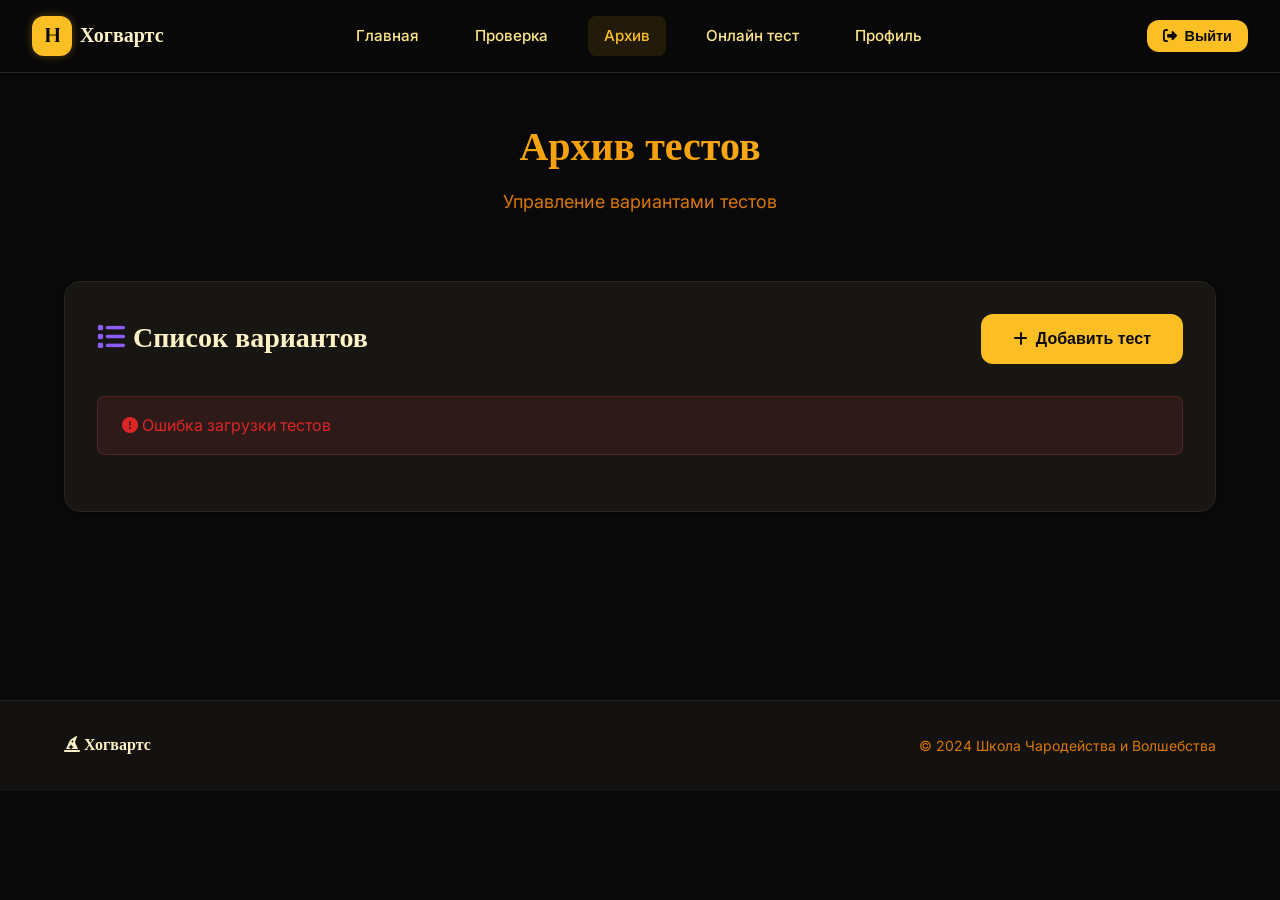
<file: archive.html>
<!DOCTYPE html>
<html lang="ru">
<head>
    <meta charset="UTF-8">
    <meta name="viewport" content="width=device-width, initial-scale=1.0">
    <title>Архив - Хогвартс</title>
    <link rel="icon" type="image/svg+xml" href="favicon.svg">
    <link rel="stylesheet" href="styles/main.css">
    <link rel="stylesheet" href="https://cdnjs.cloudflare.com/ajax/libs/font-awesome/6.4.0/css/all.min.css">
</head>
<body>
    <!-- Navigation -->
    <nav class="navbar" id="navbar">
        <div class="nav-container">
            <a href="index.html" class="nav-logo">
                <div class="logo-icon">H</div>
                <span>Хогвартс</span>
            </a>
            <div class="nav-menu" id="nav-menu">
                <a href="index.html" class="nav-link">Главная</a>
                <a href="check.html" class="nav-link">Проверка</a>
                <a href="archive.html" class="nav-link active">Архив</a>
                <a href="online_test.html" class="nav-link">Онлайн тест</a>
                <a href="profile.html" class="nav-link">Профиль</a>
            </div>
            <div class="nav-controls">
                <span id="user-name" style="color: var(--text-muted); margin-right: 1rem;"></span>
                <button class="btn btn-primary" id="logout-btn" style="padding: 0.5rem 1rem; font-size: 0.9rem;">
                    <i class="fas fa-sign-out-alt"></i> Выйти
                </button>
                <button class="mobile-menu-toggle" id="mobile-menu-toggle">
                    <span></span><span></span><span></span>
                </button>
            </div>
        </div>
    </nav>

    <!-- Main Content -->
    <main style="padding-top: 100px; min-height: calc(100vh - 200px);">
        <div class="container">
            <div class="section-header">
                <h1 class="section-title text-gradient">Архив тестов</h1>
                <p class="section-subtitle">Управление вариантами тестов</p>
            </div>

            <div class="card">
                <div style="display: flex; justify-content: space-between; align-items: center; margin-bottom: 2rem;">
                    <h3 style="margin: 0;"><i class="fas fa-list" style="color: var(--primary-purple); margin-right: 0.5rem;"></i>Список вариантов</h3>
                    <button id="add-test" onclick="addTest()" class="btn btn-primary">
                        <i class="fas fa-plus"></i> Добавить тест
                    </button>
                </div>
                
                <div id="test-list" style="display: grid; gap: 1rem;">
                    <div style="text-align: center; padding: 2rem; color: var(--text-muted);">
                        <i class="fas fa-spinner fa-spin" style="font-size: 1.5rem;"></i>
                        <p>Загрузка тестов...</p>
                    </div>
                </div>
            </div>
        </div>
    </main>

    <!-- Footer -->
    <footer class="footer">
        <div class="footer-content">
            <div class="footer-logo"><i class="fas fa-hat-wizard"></i> Хогвартс</div>
            <div class="footer-copy">© 2024 Школа Чародейства и Волшебства</div>
        </div>
    </footer>

    <script>
        // Mobile menu toggle
        document.getElementById('mobile-menu-toggle').addEventListener('click', function() {
            document.getElementById('nav-menu').classList.toggle('active');
            this.classList.toggle('active');
        });

        // Logout
        document.getElementById('logout-btn').addEventListener('click', function() {
            localStorage.clear();
            window.location.href = 'login.html';
        });

        // Display username
        const username = localStorage.getItem('username');
        if (username) document.getElementById('user-name').textContent = username;

        // API Functions
        const apiUrl = 'http://localhost:8000/tests';
        
        async function fetchTests() {
            try {
                const response = await fetch(apiUrl);
                if (!response.ok) throw new Error('Network response was not ok');
                const data = await response.json();
                renderTestList(data);
            } catch (error) {
                document.getElementById('test-list').innerHTML = `
                    <div class="alert alert-error">
                        <i class="fas fa-exclamation-circle"></i> Ошибка загрузки тестов
                    </div>`;
                console.error('Failed to fetch tests:', error);
            }
        }

        function addTest() {
            window.location.href = 'add_test.html';
        }

        async function deleteTest(variant) {
            if (!confirm('Удалить тест "' + variant + '"?')) return;
            try {
                const response = await fetch(`http://localhost:8000/test/${variant}`, { method: 'DELETE' });
                if (response.ok) {
                    fetchTests();
                } else {
                    alert('Ошибка при удалении теста');
                }
            } catch (error) {
                console.error('Failed to delete test:', error);
            }
        }

        function editTest(variant) {
            window.location.href = `edit_test.html?variant=${variant}`;
        }

        function renderTestList(tests) {
            const testList = document.getElementById('test-list');
            if (!tests || !tests.length) {
                testList.innerHTML = '<p style="text-align: center; color: var(--text-muted); padding: 2rem;">Нет доступных тестов</p>';
                return;
            }
            
            testList.innerHTML = '';
            tests.forEach(test => {
                const testItem = document.createElement('div');
                testItem.style.cssText = 'display: flex; justify-content: space-between; align-items: center; padding: 1rem; background: var(--bg-secondary); border-radius: var(--radius-md);';
                testItem.innerHTML = `
                    <span style="font-weight: 500;"><i class="fas fa-file-alt" style="color: var(--primary-purple); margin-right: 0.5rem;"></i>${test}</span>
                    <div style="display: flex; gap: 0.5rem;">
                        <button onclick="editTest('${test}')" class="btn btn-secondary" style="padding: 0.5rem 1rem; font-size: 0.85rem;">
                            <i class="fas fa-edit"></i>
                        </button>
                        <button onclick="deleteTest('${test}')" class="btn" style="padding: 0.5rem 1rem; font-size: 0.85rem; background: #dc2626; color: white;">
                            <i class="fas fa-trash"></i>
                        </button>
                    </div>
                `;
                testList.appendChild(testItem);
            });
        }

        fetchTests();
    </script>
</body>
</html>
</file>
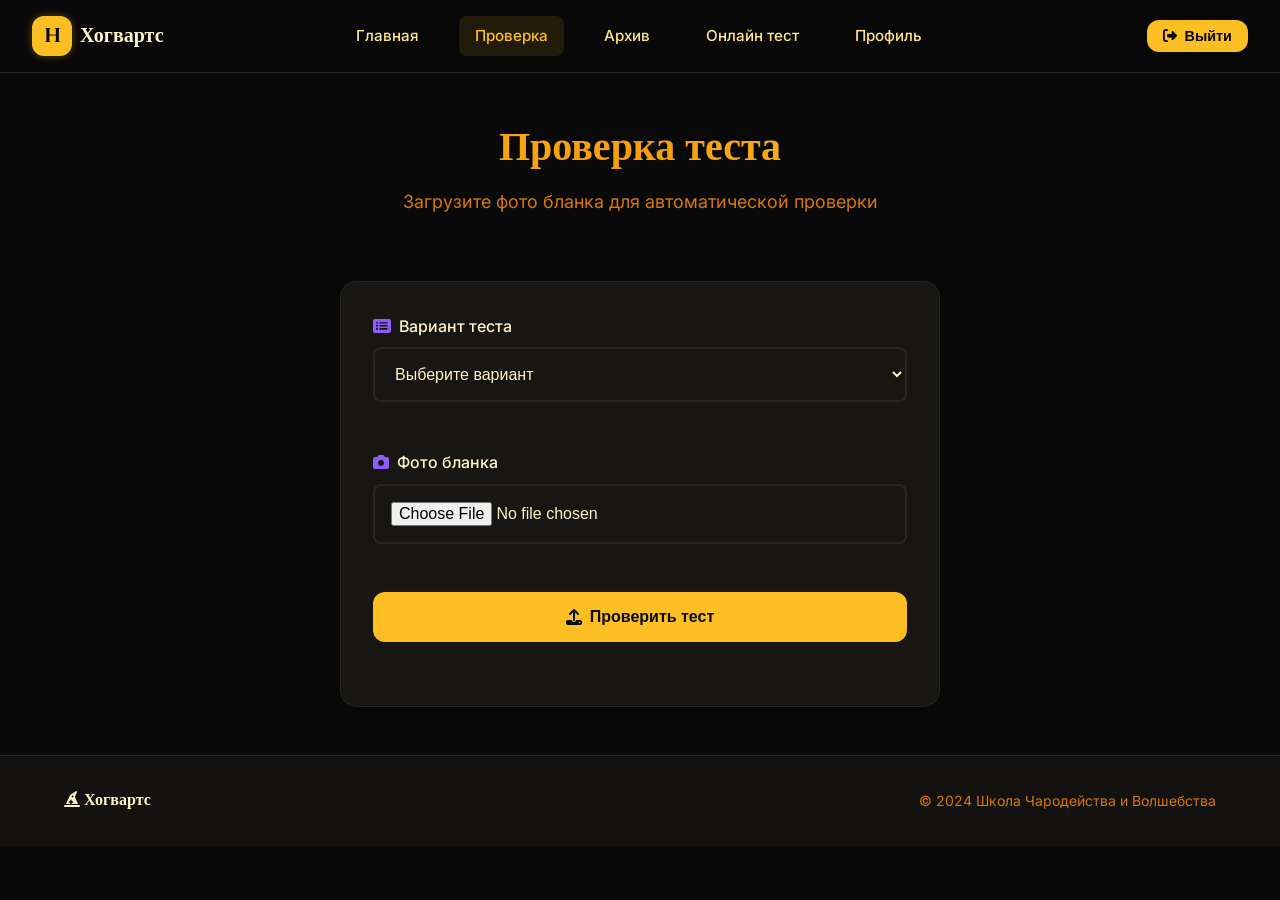
<file: check.html>
<!DOCTYPE html>
<html lang="ru">
<head>
    <meta charset="UTF-8">
    <meta name="viewport" content="width=device-width, initial-scale=1.0">
    <title>Проверка - Хогвартс</title>
    <link rel="icon" type="image/svg+xml" href="favicon.svg">
    <link rel="stylesheet" href="styles/main.css">
    <link rel="stylesheet" href="https://cdnjs.cloudflare.com/ajax/libs/font-awesome/6.4.0/css/all.min.css">
</head>
<body>
    <!-- Navigation -->
    <nav class="navbar" id="navbar">
        <div class="nav-container">
            <a href="index.html" class="nav-logo">
                <div class="logo-icon">H</div>
                <span>Хогвартс</span>
            </a>
            <div class="nav-menu" id="nav-menu">
                <a href="index.html" class="nav-link">Главная</a>
                <a href="check.html" class="nav-link active">Проверка</a>
                <a href="archive.html" class="nav-link" id="archive-nav-link">Архив</a>
                <a href="online_test.html" class="nav-link">Онлайн тест</a>
                <a href="profile.html" class="nav-link">Профиль</a>
            </div>
            <div class="nav-controls">
                <span id="user-name" style="color: var(--text-muted); margin-right: 1rem;"></span>
                <button class="btn btn-primary" id="logout-btn" style="padding: 0.5rem 1rem; font-size: 0.9rem;">
                    <i class="fas fa-sign-out-alt"></i> Выйти
                </button>
                <button class="mobile-menu-toggle" id="mobile-menu-toggle">
                    <span></span><span></span><span></span>
                </button>
            </div>
        </div>
    </nav>

    <!-- Main Content -->
    <main style="padding-top: 100px; min-height: calc(100vh - 200px);">
        <div class="container">
            <div class="section-header">
                <h1 class="section-title text-gradient">Проверка теста</h1>
                <p class="section-subtitle">Загрузите фото бланка для автоматической проверки</p>
            </div>

            <div class="card" style="max-width: 600px; margin: 0 auto;">
                <form id="upload-form" style="display: grid; gap: 1.5rem;">
                    <div class="form-group">
                        <label class="form-label" for="variant">
                            <i class="fas fa-list-alt" style="color: var(--primary-purple); margin-right: 0.5rem;"></i>Вариант теста
                        </label>
                        <select name="variant" id="variant" class="form-select" required>
                            <option value="">Выберите вариант</option>
                        </select>
                    </div>

                    <div class="form-group">
                        <label class="form-label" for="photo">
                            <i class="fas fa-camera" style="color: var(--primary-purple); margin-right: 0.5rem;"></i>Фото бланка
                        </label>
                        <input type="file" name="photo" id="photo" class="form-input" accept="image/*" required>
                    </div>

                    <button type="submit" class="btn btn-primary" style="width: 100%;">
                        <i class="fas fa-upload"></i> Проверить тест
                    </button>
                </form>

                <div id="result" style="margin-top: 2rem;">
                    <!-- Processed image will appear here -->
                </div>
            </div>
        </div>
    </main>

    <!-- Footer -->
    <footer class="footer">
        <div class="footer-content">
            <div class="footer-logo"><i class="fas fa-hat-wizard"></i> Хогвартс</div>
            <div class="footer-copy">© 2024 Школа Чародейства и Волшебства</div>
        </div>
    </footer>

    <script>
        // Mobile menu toggle
        document.getElementById('mobile-menu-toggle').addEventListener('click', function() {
            document.getElementById('nav-menu').classList.toggle('active');
            this.classList.toggle('active');
        });

        // Logout
        document.getElementById('logout-btn').addEventListener('click', function() {
            localStorage.clear();
            window.location.href = 'login.html';
        });

        // Display username
        const username = localStorage.getItem('username');
        if (username) document.getElementById('user-name').textContent = username;

        // Hide archive for students
        const role = localStorage.getItem('role');
        if (role === 'student') {
            document.getElementById('archive-nav-link').style.display = 'none';
        }

        // Form handling
        const form = document.getElementById('upload-form');
        const resultDiv = document.getElementById('result');
        const variantSelect = document.getElementById('variant');

        async function fetchVariants() {
            try {
                const response = await fetch('http://127.0.0.1:8000/tests');
                if (response.ok) {
                    const variants = await response.json();
                    variants.forEach(variant => {
                        const option = document.createElement('option');
                        option.value = variant;
                        option.textContent = variant;
                        variantSelect.appendChild(option);
                    });
                }
            } catch (error) {
                console.error('Error:', error);
            }
        }

        window.addEventListener('load', fetchVariants);

        form.addEventListener('submit', async (event) => {
            event.preventDefault();
            
            resultDiv.innerHTML = '<div style="text-align: center; padding: 2rem;"><i class="fas fa-spinner fa-spin" style="font-size: 2rem; color: var(--primary-purple);"></i><p>Обработка...</p></div>';

            const formData = new FormData(form);
            formData.append('role', localStorage.getItem('role') || '');
            const selectedVariant = variantSelect.value;
            
            try {
                const response = await fetch(`http://127.0.0.1:8000/check/${selectedVariant}`, {
                    method: 'POST',
                    body: formData
                });

                if (response.ok) {
                    const data = await response.json();
                    resultDiv.innerHTML = `
                        <div style="text-align: center;">
                            <h3 style="margin-bottom: 1rem; color: var(--primary-purple);"><i class="fas fa-check-circle"></i> Результат проверки</h3>
                            <img src="data:image/jpeg;base64,${data.image}" alt="Processed Image" style="max-width: 100%; border-radius: var(--radius-lg); box-shadow: var(--shadow-lg);">
                        </div>
                    `;
                } else {
                    resultDiv.innerHTML = '<div class="alert alert-error"><i class="fas fa-exclamation-circle"></i> Ошибка обработки изображения</div>';
                }
            } catch (error) {
                resultDiv.innerHTML = '<div class="alert alert-error"><i class="fas fa-exclamation-circle"></i> Ошибка соединения</div>';
            }
        });
    </script>
</body>
</html>
</file>
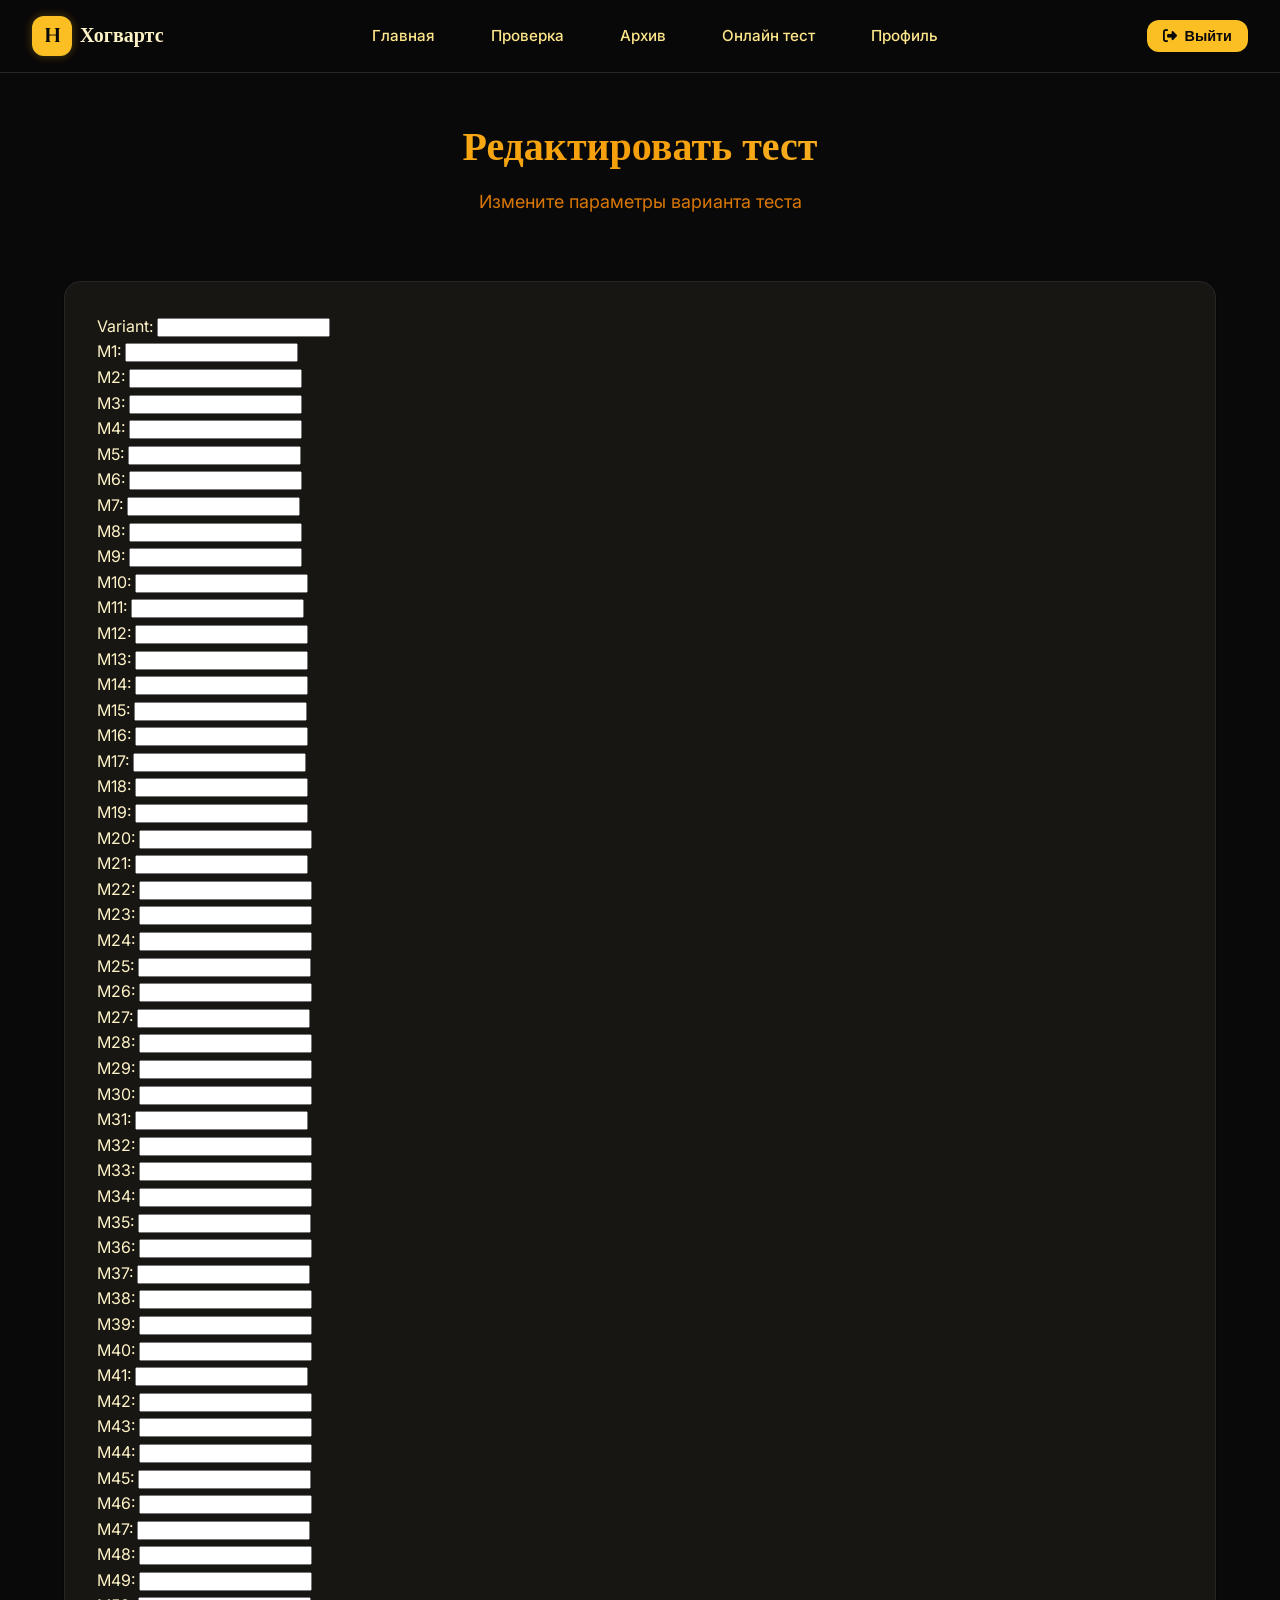
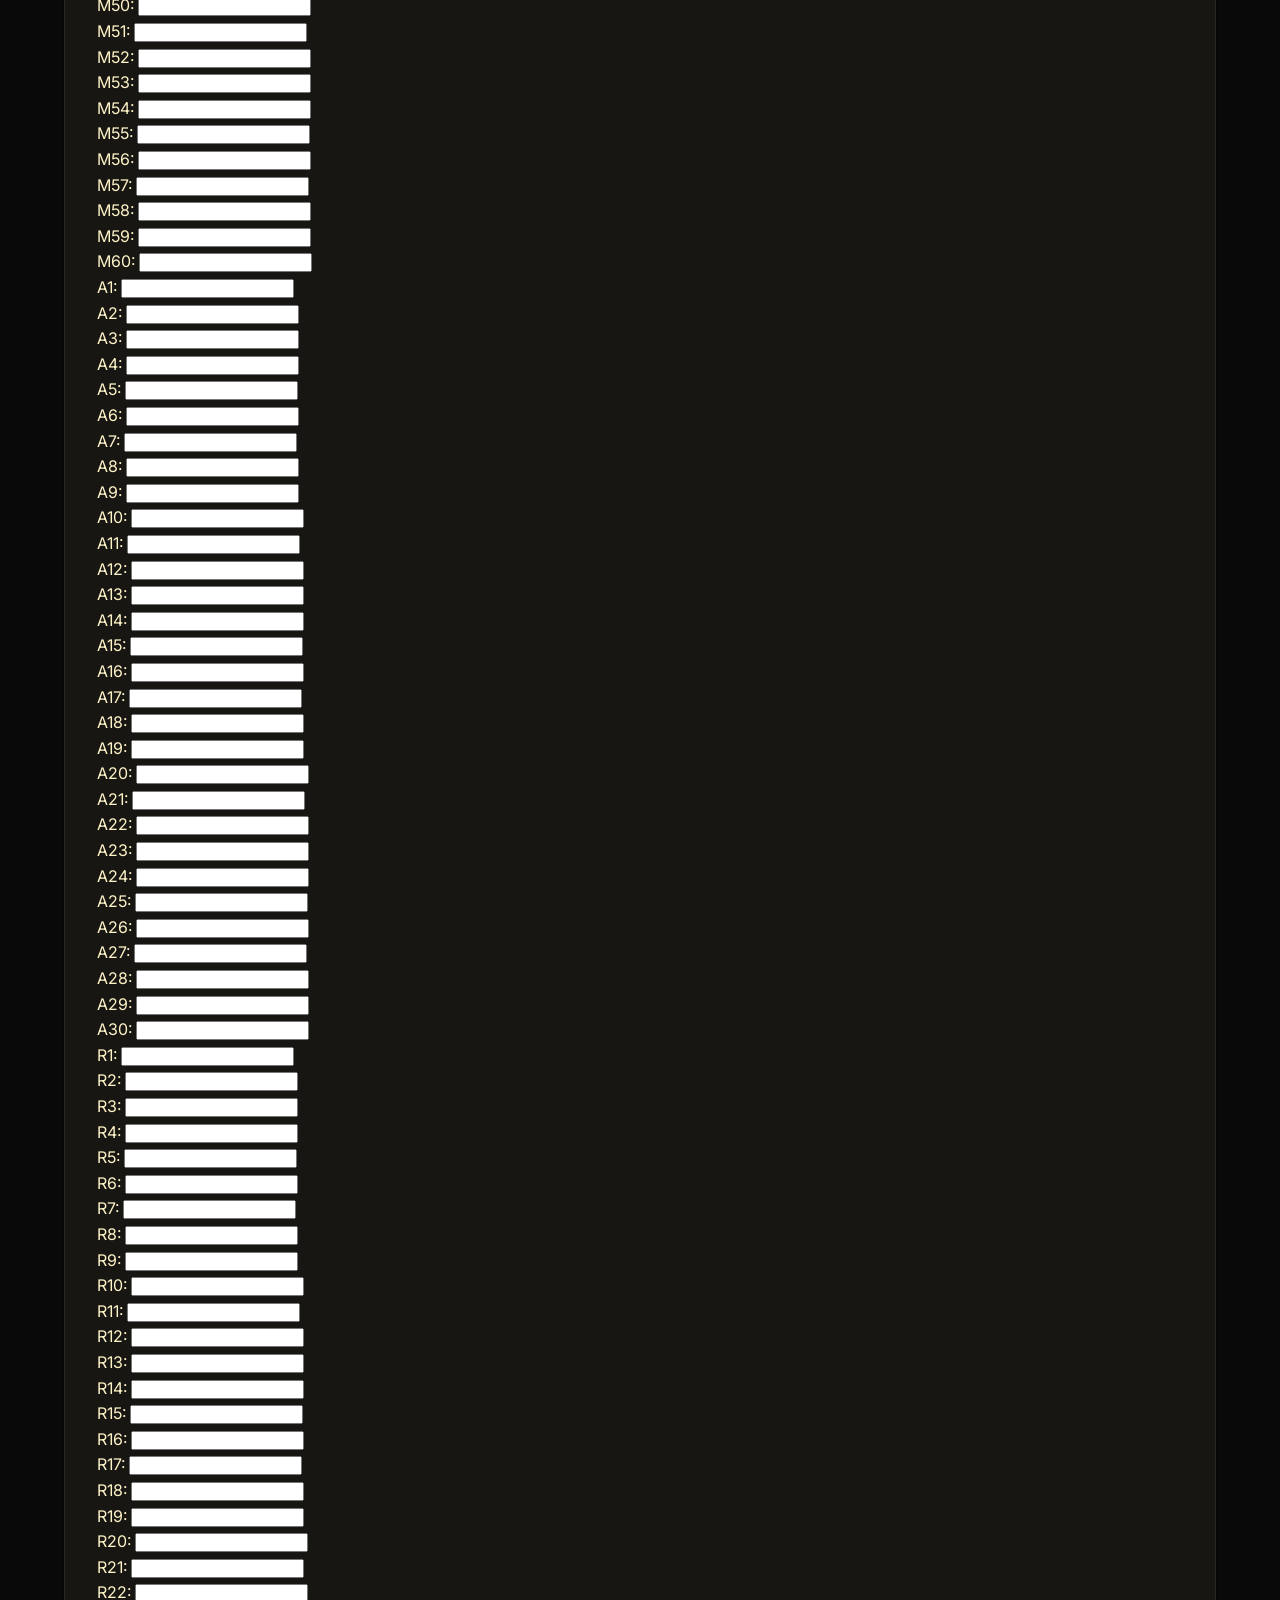
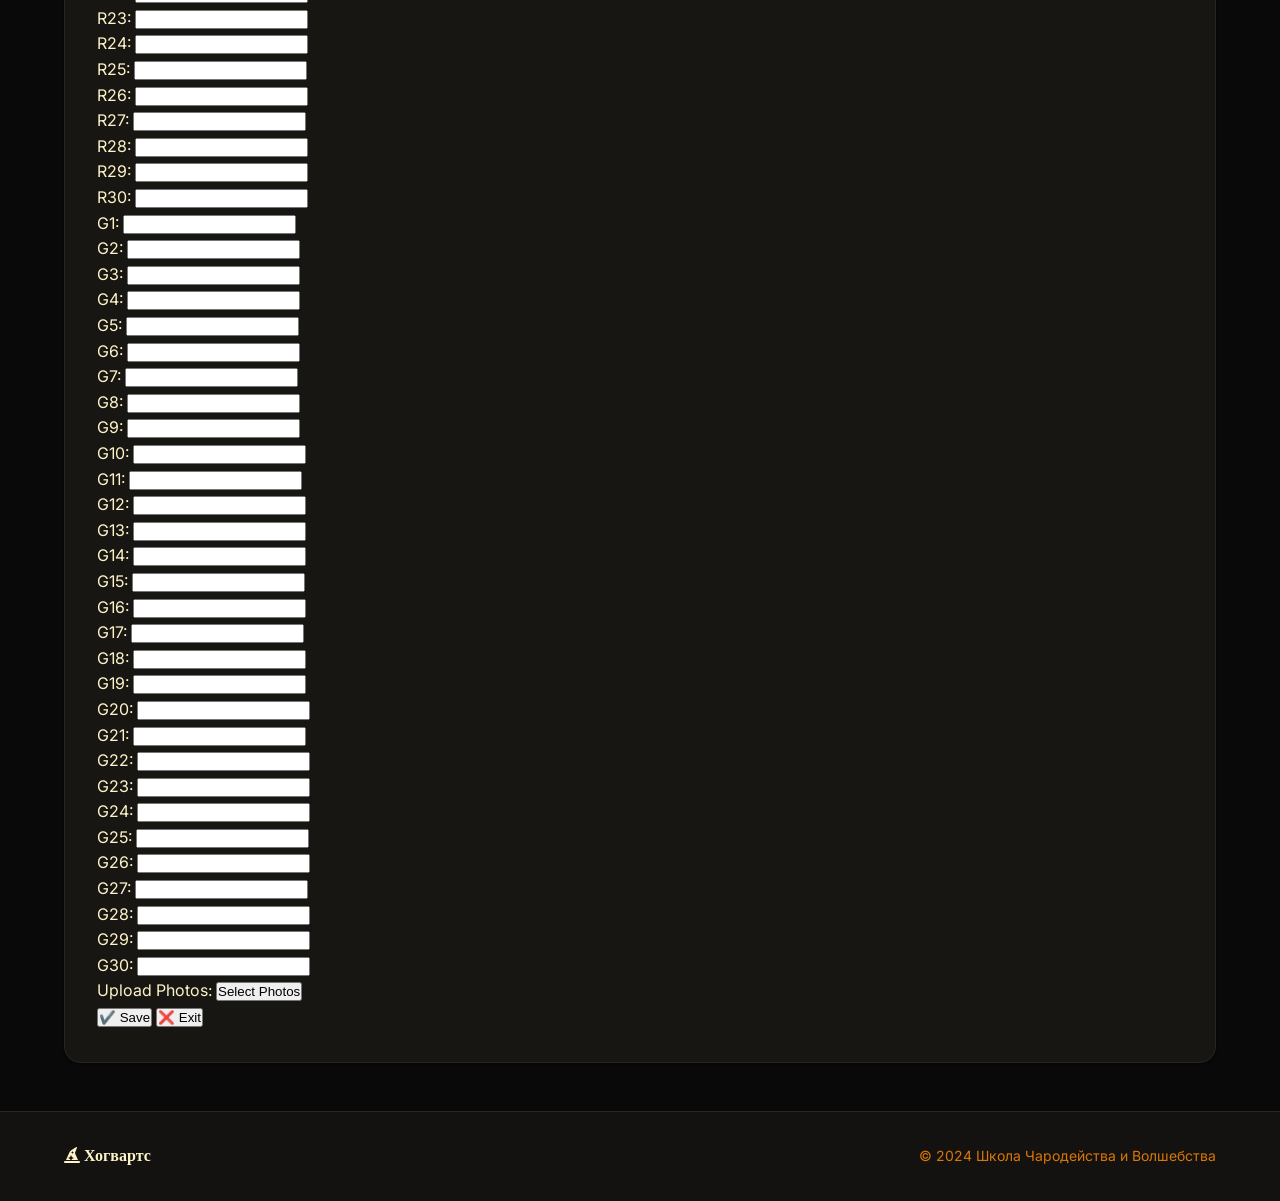
<file: edit_test.html>
<!DOCTYPE html>
<html lang="ru">
<head>
    <meta charset="UTF-8">
    <meta name="viewport" content="width=device-width, initial-scale=1.0">
    <title>Редактировать тест - Хогвартс</title>
    <link rel="icon" type="image/svg+xml" href="favicon.svg">
    <link rel="stylesheet" href="styles/main.css">
    <link rel="stylesheet" href="https://cdnjs.cloudflare.com/ajax/libs/font-awesome/6.4.0/css/all.min.css">
</head>
<body>
    <!-- Navigation -->
    <nav class="navbar" id="navbar">
        <div class="nav-container">
            <a href="index.html" class="nav-logo">
                <div class="logo-icon">H</div>
                <span>Хогвартс</span>
            </a>
            <div class="nav-menu" id="nav-menu">
                <a href="index.html" class="nav-link">Главная</a>
                <a href="check.html" class="nav-link">Проверка</a>
                <a href="archive.html" class="nav-link">Архив</a>
                <a href="online_test.html" class="nav-link">Онлайн тест</a>
                <a href="profile.html" class="nav-link">Профиль</a>
            </div>
            <div class="nav-controls">
                <button class="btn btn-primary" id="logout-btn" style="padding: 0.5rem 1rem; font-size: 0.9rem;">
                    <i class="fas fa-sign-out-alt"></i> Выйти
                </button>
                <button class="mobile-menu-toggle" id="mobile-menu-toggle">
                    <span></span><span></span><span></span>
                </button>
            </div>
        </div>
    </nav>

    <main style="padding-top: 100px;">
        <div class="container">
            <div class="section-header">
                <h1 class="section-title text-gradient">Редактировать тест</h1>
                <p class="section-subtitle">Измените параметры варианта теста</p>
            </div>
            
            <div class="card">
        <form id="edit-test-form" enctype="multipart/form-data">
            <label for="variant">Variant:</label>
            <input type="text" id="variant" name="variant" required>

            <!-- Add other fields here -->
            <div>
            <label for="M1">M1:</label>
            <input type="text" id="M1" name="M1" pattern="[а-г]" maxlength="1" required>
            </div>
            <div>
            <label for="M2">M2:</label>
            <input type="text" id="M2" name="M2" pattern="[а-г]" maxlength="1" required>
            </div>
            <div>
            <label for="M3">M3:</label>
            <input type="text" id="M3" name="M3" pattern="[а-г]" maxlength="1" required>
            </div>
            <div>
            <label for="M4">M4:</label>
            <input type="text" id="M4" name="M4" pattern="[а-г]" maxlength="1" required>
            </div>
            <div>
            <label for="M5">M5:</label>
            <input type="text" id="M5" name="M5" pattern="[а-г]" maxlength="1" required>
            </div>
            <div>
            <label for="M6">M6:</label>
            <input type="text" id="M6" name="M6" pattern="[а-г]" maxlength="1" required>
            </div>
            <div>
            <label for="M7">M7:</label>
            <input type="text" id="M7" name="M7" pattern="[а-г]" maxlength="1" required>
            </div>
            <div>
            <label for="M8">M8:</label>
            <input type="text" id="M8" name="M8" pattern="[а-г]" maxlength="1" required>
            </div>
            <div>
            <label for="M9">M9:</label>
            <input type="text" id="M9" name="M9" pattern="[а-г]" maxlength="1" required>
            </div>
            <div>
            <label for="M10">M10:</label>
            <input type="text" id="M10" name="M10" pattern="[а-г]" maxlength="1" required>
            </div>
            <div>
            <label for="M11">M11:</label>
            <input type="text" id="M11" name="M11" pattern="[а-г]" maxlength="1" required>
            </div>
            <div>
            <label for="M12">M12:</label>
            <input type="text" id="M12" name="M12" pattern="[а-г]" maxlength="1" required>
            </div>
            <div>
            <label for="M13">M13:</label>
            <input type="text" id="M13" name="M13" pattern="[а-г]" maxlength="1" required>
            </div>
            <div>
            <label for="M14">M14:</label>
            <input type="text" id="M14" name="M14" pattern="[а-г]" maxlength="1" required>
            </div>
            <div>
            <label for="M15">M15:</label>
            <input type="text" id="M15" name="M15" pattern="[а-г]" maxlength="1" required>
            </div>
            <div>
            <label for="M16">M16:</label>
            <input type="text" id="M16" name="M16" pattern="[а-г]" maxlength="1" required>
            </div>
            <div>
            <label for="M17">M17:</label>
            <input type="text" id="M17" name="M17" pattern="[а-г]" maxlength="1" required>
            </div>
            <div>
            <label for="M18">M18:</label>
            <input type="text" id="M18" name="M18" pattern="[а-г]" maxlength="1" required>
            </div>
            <div>
            <label for="M19">M19:</label>
            <input type="text" id="M19" name="M19" pattern="[а-г]" maxlength="1" required>
            </div>
            <div>
            <label for="M20">M20:</label>
            <input type="text" id="M20" name="M20" pattern="[а-г]" maxlength="1" required>
            </div>
            <div>
            <label for="M21">M21:</label>
            <input type="text" id="M21" name="M21" pattern="[а-г]" maxlength="1" required>
            </div>
            <div>
            <label for="M22">M22:</label>
            <input type="text" id="M22" name="M22" pattern="[а-г]" maxlength="1" required>
            </div>
            <div>
            <label for="M23">M23:</label>
            <input type="text" id="M23" name="M23" pattern="[а-г]" maxlength="1" required>
            </div>
            <div>
            <label for="M24">M24:</label>
            <input type="text" id="M24" name="M24" pattern="[а-г]" maxlength="1" required>
            </div>
            <div>
            <label for="M25">M25:</label>
            <input type="text" id="M25" name="M25" pattern="[а-г]" maxlength="1" required>
            </div>
            <div>
            <label for="M26">M26:</label>
            <input type="text" id="M26" name="M26" pattern="[а-г]" maxlength="1" required>
            </div>
            <div>
            <label for="M27">M27:</label>
            <input type="text" id="M27" name="M27" pattern="[а-г]" maxlength="1" required>
            </div>
            <div>
            <label for="M28">M28:</label>
            <input type="text" id="M28" name="M28" pattern="[а-г]" maxlength="1" required>
            </div>
            <div>
            <label for="M29">M29:</label>
            <input type="text" id="M29" name="M29" pattern="[а-г]" maxlength="1" required>
            </div>
            <div>
            <label for="M30">M30:</label>
            <input type="text" id="M30" name="M30" pattern="[а-г]" maxlength="1" required>
            </div>
            <div>
            <label for="M31">M31:</label>
            <input type="text" id="M31" name="M31" pattern="[а-д]" maxlength="1" required>
            </div>
            <div>
            <label for="M32">M32:</label>
            <input type="text" id="M32" name="M32" pattern="[а-д]" maxlength="1" required>
            </div>
            <div>
            <label for="M33">M33:</label>
            <input type="text" id="M33" name="M33" pattern="[а-д]" maxlength="1" required>
            </div>
            <div>
            <label for="M34">M34:</label>
            <input type="text" id="M34" name="M34" pattern="[а-д]" maxlength="1" required>
            </div>
            <div>
            <label for="M35">M35:</label>
            <input type="text" id="M35" name="M35" pattern="[а-д]" maxlength="1" required>
            </div>
            <div>
            <label for="M36">M36:</label>
            <input type="text" id="M36" name="M36" pattern="[а-д]" maxlength="1" required>
            </div>
            <div>
            <label for="M37">M37:</label>
            <input type="text" id="M37" name="M37" pattern="[а-д]" maxlength="1" required>
            </div>
            <div>
            <label for="M38">M38:</label>
            <input type="text" id="M38" name="M38" pattern="[а-д]" maxlength="1" required>
            </div>
            <div>
            <label for="M39">M39:</label>
            <input type="text" id="M39" name="M39" pattern="[а-д]" maxlength="1" required>
            </div>
            <div>
            <label for="M40">M40:</label>
            <input type="text" id="M40" name="M40" pattern="[а-д]" maxlength="1" required>
            </div>
            <div>
            <label for="M41">M41:</label>
            <input type="text" id="M41" name="M41" pattern="[а-д]" maxlength="1" required>
            </div>
            <div>
            <label for="M42">M42:</label>
            <input type="text" id="M42" name="M42" pattern="[а-д]" maxlength="1" required>
            </div>
            <div>
            <label for="M43">M43:</label>
            <input type="text" id="M43" name="M43" pattern="[а-д]" maxlength="1" required>
            </div>
            <div>
            <label for="M44">M44:</label>
            <input type="text" id="M44" name="M44" pattern="[а-д]" maxlength="1" required>
            </div>
            <div>
            <label for="M45">M45:</label>
            <input type="text" id="M45" name="M45" pattern="[а-д]" maxlength="1" required>
            </div>
            <div>
            <label for="M46">M46:</label>
            <input type="text" id="M46" name="M46" pattern="[а-д]" maxlength="1" required>
            </div>
            <div>
            <label for="M47">M47:</label>
            <input type="text" id="M47" name="M47" pattern="[а-д]" maxlength="1" required>
            </div>
            <div>
            <label for="M48">M48:</label>
            <input type="text" id="M48" name="M48" pattern="[а-д]" maxlength="1" required>
            </div>
            <div>
            <label for="M49">M49:</label>
            <input type="text" id="M49" name="M49" pattern="[а-д]" maxlength="1" required>
            </div>
            <div>
            <label for="M50">M50:</label>
            <input type="text" id="M50" name="M50" pattern="[а-д]" maxlength="1" required>
            </div>
            <div>
            <label for="M51">M51:</label>
            <input type="text" id="M51" name="M51" pattern="[а-д]" maxlength="1" required>
            </div>
            <div>
            <label for="M52">M52:</label>
            <input type="text" id="M52" name="M52" pattern="[а-д]" maxlength="1" required>
            </div>
            <div>
            <label for="M53">M53:</label>
            <input type="text" id="M53" name="M53" pattern="[а-д]" maxlength="1" required>
            </div>
            <div>
            <label for="M54">M54:</label>
            <input type="text" id="M54" name="M54" pattern="[а-д]" maxlength="1" required>
            </div>
            <div>
            <label for="M55">M55:</label>
            <input type="text" id="M55" name="M55" pattern="[а-д]" maxlength="1" required>
            </div>
            <div>
            <label for="M56">M56:</label>
            <input type="text" id="M56" name="M56" pattern="[а-д]" maxlength="1" required>
            </div>
            <div>
            <label for="M57">M57:</label>
            <input type="text" id="M57" name="M57" pattern="[а-д]" maxlength="1" required>
            </div>
            <div>
            <label for="M58">M58:</label>
            <input type="text" id="M58" name="M58" pattern="[а-д]" maxlength="1" required>
            </div>
            <div>
            <label for="M59">M59:</label>
            <input type="text" id="M59" name="M59" pattern="[а-д]" maxlength="1" required>
            </div>
            <div>
            <label for="M60">M60:</label>
            <input type="text" id="M60" name="M60" pattern="[а-д]" maxlength="1" required>
            </div>
            <div>
            <label for="A1">A1:</label>
            <input type="text" id="A1" name="A1" pattern="[а-г]" maxlength="1" required>
            </div>
            <div>
            <label for="A2">A2:</label>
            <input type="text" id="A2" name="A2" pattern="[а-г]" maxlength="1" required>
            </div>
            <div>
            <label for="A3">A3:</label>
            <input type="text" id="A3" name="A3" pattern="[а-г]" maxlength="1" required>
            </div>
            <div>
            <label for="A4">A4:</label>
            <input type="text" id="A4" name="A4" pattern="[а-г]" maxlength="1" required>
            </div>
            <div>
            <label for="A5">A5:</label>
            <input type="text" id="A5" name="A5" pattern="[а-г]" maxlength="1" required>
            </div>
            <div>
            <label for="A6">A6:</label>
            <input type="text" id="A6" name="A6" pattern="[а-г]" maxlength="1" required>
            </div>
            <div>
            <label for="A7">A7:</label>
            <input type="text" id="A7" name="A7" pattern="[а-г]" maxlength="1" required>
            </div>
            <div>
            <label for="A8">A8:</label>
            <input type="text" id="A8" name="A8" pattern="[а-г]" maxlength="1" required>
            </div>
            <div>
            <label for="A9">A9:</label>
            <input type="text" id="A9" name="A9" pattern="[а-г]" maxlength="1" required>
            </div>
            <div>
            <label for="A10">A10:</label>
            <input type="text" id="A10" name="A10" pattern="[а-г]" maxlength="1" required>
            </div>
            <div>
            <label for="A11">A11:</label>
            <input type="text" id="A11" name="A11" pattern="[а-г]" maxlength="1" required>
            </div>
            <div>
            <label for="A12">A12:</label>
            <input type="text" id="A12" name="A12" pattern="[а-г]" maxlength="1" required>
            </div>
            <div>
            <label for="A13">A13:</label>
            <input type="text" id="A13" name="A13" pattern="[а-г]" maxlength="1" required>
            </div>
            <div>
            <label for="A14">A14:</label>
            <input type="text" id="A14" name="A14" pattern="[а-г]" maxlength="1" required>
            </div>
            <div>
            <label for="A15">A15:</label>
            <input type="text" id="A15" name="A15" pattern="[а-г]" maxlength="1" required>
            </div>
            <div>
            <label for="A16">A16:</label>
            <input type="text" id="A16" name="A16" pattern="[а-г]" maxlength="1" required>
            </div>
            <div>
            <label for="A17">A17:</label>
            <input type="text" id="A17" name="A17" pattern="[а-г]" maxlength="1" required>
            </div>
            <div>
            <label for="A18">A18:</label>
            <input type="text" id="A18" name="A18" pattern="[а-г]" maxlength="1" required>
            </div>
            <div>
            <label for="A19">A19:</label>
            <input type="text" id="A19" name="A19" pattern="[а-г]" maxlength="1" required>
            </div>
            <div>
            <label for="A20">A20:</label>
            <input type="text" id="A20" name="A20" pattern="[а-г]" maxlength="1" required>
            </div>
            <div>
            <label for="A21">A21:</label>
            <input type="text" id="A21" name="A21" pattern="[а-г]" maxlength="1" required>
            </div>
            <div>
            <label for="A22">A22:</label>
            <input type="text" id="A22" name="A22" pattern="[а-г]" maxlength="1" required>
            </div>
            <div>
            <label for="A23">A23:</label>
            <input type="text" id="A23" name="A23" pattern="[а-г]" maxlength="1" required>
            </div>
            <div>
            <label for="A24">A24:</label>
            <input type="text" id="A24" name="A24" pattern="[а-г]" maxlength="1" required>
            </div>
            <div>
            <label for="A25">A25:</label>
            <input type="text" id="A25" name="A25" pattern="[а-г]" maxlength="1" required>
            </div>
            <div>
            <label for="A26">A26:</label>
            <input type="text" id="A26" name="A26" pattern="[а-г]" maxlength="1" required>
            </div>
            <div>
            <label for="A27">A27:</label>
            <input type="text" id="A27" name="A27" pattern="[а-г]" maxlength="1" required>
            </div>
            <div>
            <label for="A28">A28:</label>
            <input type="text" id="A28" name="A28" pattern="[а-г]" maxlength="1" required>
            </div>
            <div>
            <label for="A29">A29:</label>
            <input type="text" id="A29" name="A29" pattern="[а-г]" maxlength="1" required>
            </div>
            <div>
            <label for="A30">A30:</label>
            <input type="text" id="A30" name="A30" pattern="[а-г]" maxlength="1" required>
            </div>
            <div>
            <label for="R1">R1:</label>
            <input type="text" id="R1" name="R1" pattern="[а-г]" maxlength="1" required>
            </div>
            <div>
            <label for="R2">R2:</label>
            <input type="text" id="R2" name="R2" pattern="[а-г]" maxlength="1" required>
            </div>
            <div>
            <label for="R3">R3:</label>
            <input type="text" id="R3" name="R3" pattern="[а-г]" maxlength="1" required>
            </div>
            <div>
            <label for="R4">R4:</label>
            <input type="text" id="R4" name="R4" pattern="[а-г]" maxlength="1" required>
            </div>
            <div>
            <label for="R5">R5:</label>
            <input type="text" id="R5" name="R5" pattern="[а-г]" maxlength="1" required>
            </div>
            <div>
            <label for="R6">R6:</label>
            <input type="text" id="R6" name="R6" pattern="[а-г]" maxlength="1" required>
            </div>
            <div>
            <label for="R7">R7:</label>
            <input type="text" id="R7" name="R7" pattern="[а-г]" maxlength="1" required>
            </div>
            <div>
            <label for="R8">R8:</label>
            <input type="text" id="R8" name="R8" pattern="[а-г]" maxlength="1" required>
            </div>
            <div>
            <label for="R9">R9:</label>
            <input type="text" id="R9" name="R9" pattern="[а-г]" maxlength="1" required>
            </div>
            <div>
            <label for="R10">R10:</label>
            <input type="text" id="R10" name="R10" pattern="[а-г]" maxlength="1" required>
            </div>
            <div>
            <label for="R11">R11:</label>
            <input type="text" id="R11" name="R11" pattern="[а-г]" maxlength="1" required>
            </div>
            <div>
            <label for="R12">R12:</label>
            <input type="text" id="R12" name="R12" pattern="[а-г]" maxlength="1" required>
            </div>
            <div>
            <label for="R13">R13:</label>
            <input type="text" id="R13" name="R13" pattern="[а-г]" maxlength="1" required>
            </div>
            <div>
            <label for="R14">R14:</label>
            <input type="text" id="R14" name="R14" pattern="[а-г]" maxlength="1" required>
            </div>
            <div>
            <label for="R15">R15:</label>
            <input type="text" id="R15" name="R15" pattern="[а-г]" maxlength="1" required>
            </div>
            <div>
            <label for="R16">R16:</label>
            <input type="text" id="R16" name="R16" pattern="[а-г]" maxlength="1" required>
            </div>
            <div>
            <label for="R17">R17:</label>
            <input type="text" id="R17" name="R17" pattern="[а-г]" maxlength="1" required>
            </div>
            <div>
            <label for="R18">R18:</label>
            <input type="text" id="R18" name="R18" pattern="[а-г]" maxlength="1" required>
            </div>
            <div>
            <label for="R19">R19:</label>
            <input type="text" id="R19" name="R19" pattern="[а-г]" maxlength="1" required>
            </div>
            <div>
            <label for="R20">R20:</label>
            <input type="text" id="R20" name="R20" pattern="[а-г]" maxlength="1" required>
            </div>
            <div>
            <label for="R21">R21:</label>
            <input type="text" id="R21" name="R21" pattern="[а-г]" maxlength="1" required>
            </div>
            <div>
            <label for="R22">R22:</label>
            <input type="text" id="R22" name="R22" pattern="[а-г]" maxlength="1" required>
            </div>
            <div>
            <label for="R23">R23:</label>
            <input type="text" id="R23" name="R23" pattern="[а-г]" maxlength="1" required>
            </div>
            <div>
            <label for="R24">R24:</label>
            <input type="text" id="R24" name="R24" pattern="[а-г]" maxlength="1" required>
            </div>
            <div>
            <label for="R25">R25:</label>
            <input type="text" id="R25" name="R25" pattern="[а-г]" maxlength="1" required>
            </div>
            <div>
            <label for="R26">R26:</label>
            <input type="text" id="R26" name="R26" pattern="[а-г]" maxlength="1" required>
            </div>
            <div>
            <label for="R27">R27:</label>
            <input type="text" id="R27" name="R27" pattern="[а-г]" maxlength="1" required>
            </div>
            <div>
            <label for="R28">R28:</label>
            <input type="text" id="R28" name="R28" pattern="[а-г]" maxlength="1" required>
            </div>
            <div>
            <label for="R29">R29:</label>
            <input type="text" id="R29" name="R29" pattern="[а-г]" maxlength="1" required>
            </div>
            <div>
            <label for="R30">R30:</label>
            <input type="text" id="R30" name="R30" pattern="[а-г]" maxlength="1" required>
            </div>
            <div>
            <label for="G1">G1:</label>
            <input type="text" id="G1" name="G1" pattern="[а-г]" maxlength="1" required>
            </div>
            <div>
            <label for="G2">G2:</label>
            <input type="text" id="G2" name="G2" pattern="[а-г]" maxlength="1" required>
            </div>
            <div>
            <label for="G3">G3:</label>
            <input type="text" id="G3" name="G3" pattern="[а-г]" maxlength="1" required>
            </div>
            <div>
            <label for="G4">G4:</label>
            <input type="text" id="G4" name="G4" pattern="[а-г]" maxlength="1" required>
            </div>
            <div>
            <label for="G5">G5:</label>
            <input type="text" id="G5" name="G5" pattern="[а-г]" maxlength="1" required>
            </div>
            <div>
            <label for="G6">G6:</label>
            <input type="text" id="G6" name="G6" pattern="[а-г]" maxlength="1" required>
            </div>
            <div>
            <label for="G7">G7:</label>
            <input type="text" id="G7" name="G7" pattern="[а-г]" maxlength="1" required>
            </div>
            <div>
            <label for="G8">G8:</label>
            <input type="text" id="G8" name="G8" pattern="[а-г]" maxlength="1" required>
            </div>
            <div>
            <label for="G9">G9:</label>
            <input type="text" id="G9" name="G9" pattern="[а-г]" maxlength="1" required>
            </div>
            <div>
            <label for="G10">G10:</label>
            <input type="text" id="G10" name="G10" pattern="[а-г]" maxlength="1" required>
            </div>
            <div>
            <label for="G11">G11:</label>
            <input type="text" id="G11" name="G11" pattern="[а-г]" maxlength="1" required>
            </div>
            <div>
            <label for="G12">G12:</label>
            <input type="text" id="G12" name="G12" pattern="[а-г]" maxlength="1" required>
            </div>
            <div>
            <label for="G13">G13:</label>
            <input type="text" id="G13" name="G13" pattern="[а-г]" maxlength="1" required>
            </div>
            <div>
            <label for="G14">G14:</label>
            <input type="text" id="G14" name="G14" pattern="[а-г]" maxlength="1" required>
            </div>
            <div>
            <label for="G15">G15:</label>
            <input type="text" id="G15" name="G15" pattern="[а-г]" maxlength="1" required>
            </div>
            <div>
            <label for="G16">G16:</label>
            <input type="text" id="G16" name="G16" pattern="[а-г]" maxlength="1" required>
            </div>
            <div>
            <label for="G17">G17:</label>
            <input type="text" id="G17" name="G17" pattern="[а-г]" maxlength="1" required>
            </div>
            <div>
            <label for="G18">G18:</label>
            <input type="text" id="G18" name="G18" pattern="[а-г]" maxlength="1" required>
            </div>
            <div>
            <label for="G19">G19:</label>
            <input type="text" id="G19" name="G19" pattern="[а-г]" maxlength="1" required>
            </div>
            <div>
            <label for="G20">G20:</label>
            <input type="text" id="G20" name="G20" pattern="[а-г]" maxlength="1" required>
            </div>
            <div>
            <label for="G21">G21:</label>
            <input type="text" id="G21" name="G21" pattern="[а-г]" maxlength="1" required>
            </div>
            <div>
            <label for="G22">G22:</label>
            <input type="text" id="G22" name="G22" pattern="[а-г]" maxlength="1" required>
            </div>
            <div>
            <label for="G23">G23:</label>
            <input type="text" id="G23" name="G23" pattern="[а-г]" maxlength="1" required>
            </div>
            <div>
            <label for="G24">G24:</label>
            <input type="text" id="G24" name="G24" pattern="[а-г]" maxlength="1" required>
            </div>
            <div>
            <label for="G25">G25:</label>
            <input type="text" id="G25" name="G25" pattern="[а-г]" maxlength="1" required>
            </div>
            <div>
            <label for="G26">G26:</label>
            <input type="text" id="G26" name="G26" pattern="[а-г]" maxlength="1" required>
            </div>
            <div>
            <label for="G27">G27:</label>
            <input type="text" id="G27" name="G27" pattern="[а-г]" maxlength="1" required>
            </div>
            <div>
            <label for="G28">G28:</label>
            <input type="text" id="G28" name="G28" pattern="[а-г]" maxlength="1" required>
            </div>
            <div>
            <label for="G29">G29:</label>
            <input type="text" id="G29" name="G29" pattern="[а-г]" maxlength="1" required>
            </div>
            <div>
            <label for="G30">G30:</label>
            <input type="text" id="G30" name="G30" pattern="[а-г]" maxlength="1" required>
            </div>

            <label for="photos">Upload Photos:</label>
            <input type="file" id="photos" name="photos" multiple accept="image/*" style="display:none">
            <button type="button" id="select-photos-btn">Select Photos</button>
            <div id="photo-preview-container"></div>
            
            <button type="submit">✔️ Save</button>
            <button type="button" onclick="window.location.href='archive.html'">❌ Exit</button>
        </form>
    </main>

    <script>
        const previewContainer = document.getElementById('photo-preview-container');
        const photosInput = document.getElementById('photos');
        const selectPhotosBtn = document.getElementById('select-photos-btn');
        let filesToUpload = [];

        function dataURLtoFile(dataurl) {
            // dataurl is like "[data-uri]…"
            const [hdr, b64] = dataurl.split(',');
            const mime = hdr.match(/:(.*?);/)[1];
            const bin  = atob(b64), len = bin.length;
            const u8   = new Uint8Array(len);
            for (let i = 0; i < len; i++) u8[i] = bin.charCodeAt(i);
            // extract extension from the mime
            const ext = mime.split('/')[1];
            // we give every file the same dummy name the server will re‑name in sequence
            return new File([u8], `photo.${ext}`, { type: mime });
        }

        // — Wire up select button —
        selectPhotosBtn.onclick = () => photosInput.click();
        photosInput.onchange   = e => {
            for (const f of e.target.files) filesToUpload.push(f);
            e.target.value = null;
            updatePhotoPreview();
        };

        function updatePhotoPreview(){
            previewContainer.innerHTML='';

            filesToUpload.forEach((file,idx)=>{
                const reader=new FileReader();
                reader.onload=ev=>{
                    const d=document.createElement('div'); d.className='photo-thumb';
                    d.innerHTML=`<img src="${ev.target.result}" alt=""><button data-idx="${idx}">X</button>`;
                    previewContainer.appendChild(d);
                };
                reader.readAsDataURL(file);
            });
        }

        previewContainer.onclick = e=>{
            if(e.target.tagName==='BUTTON'){
                const i=+e.target.dataset.idx;
                filesToUpload.splice(i,1);
                updatePhotoPreview();
            }
        };

        const urlParams = new URLSearchParams(window.location.search);
        const originalVariant = urlParams.get('variant');
        const apiUrl = `http://localhost:8000/test/${originalVariant}`;

        (async function fetchTest() {
            const response = await fetch(apiUrl);
            const test = await response.json();
            document.getElementById('variant').value = test.variant;
            document.getElementById('M1').value = test.M1;
            document.getElementById('M2').value = test.M2;
            document.getElementById('M3').value = test.M3;
            document.getElementById('M4').value = test.M4;
            document.getElementById('M5').value = test.M5;
            document.getElementById('M6').value = test.M6;
            document.getElementById('M7').value = test.M7;
            document.getElementById('M8').value = test.M8;
            document.getElementById('M9').value = test.M9;
            document.getElementById('M10').value = test.M10;
            document.getElementById('M11').value = test.M11;
            document.getElementById('M12').value = test.M12;
            document.getElementById('M13').value = test.M13;
            document.getElementById('M14').value = test.M14;
            document.getElementById('M15').value = test.M15;
            document.getElementById('M16').value = test.M16;
            document.getElementById('M17').value = test.M17;
            document.getElementById('M18').value = test.M18;
            document.getElementById('M19').value = test.M19;
            document.getElementById('M20').value = test.M20;
            document.getElementById('M21').value = test.M21;
            document.getElementById('M22').value = test.M22;
            document.getElementById('M23').value = test.M23;
            document.getElementById('M24').value = test.M24;
            document.getElementById('M25').value = test.M25;
            document.getElementById('M26').value = test.M26;
            document.getElementById('M27').value = test.M27;
            document.getElementById('M28').value = test.M28;
            document.getElementById('M29').value = test.M29;
            document.getElementById('M30').value = test.M30;
            document.getElementById('M31').value = test.M31;
            document.getElementById('M32').value = test.M32;
            document.getElementById('M33').value = test.M33;
            document.getElementById('M34').value = test.M34;
            document.getElementById('M35').value = test.M35;
            document.getElementById('M36').value = test.M36;
            document.getElementById('M37').value = test.M37;
            document.getElementById('M38').value = test.M38;
            document.getElementById('M39').value = test.M39;
            document.getElementById('M40').value = test.M40;
            document.getElementById('M41').value = test.M41;
            document.getElementById('M42').value = test.M42;
            document.getElementById('M43').value = test.M43;
            document.getElementById('M44').value = test.M44;
            document.getElementById('M45').value = test.M45;
            document.getElementById('M46').value = test.M46;
            document.getElementById('M47').value = test.M47;
            document.getElementById('M48').value = test.M48;
            document.getElementById('M49').value = test.M49;
            document.getElementById('M50').value = test.M50;
            document.getElementById('M51').value = test.M51;
            document.getElementById('M52').value = test.M52;
            document.getElementById('M53').value = test.M53;
            document.getElementById('M54').value = test.M54;
            document.getElementById('M55').value = test.M55;
            document.getElementById('M56').value = test.M56;
            document.getElementById('M57').value = test.M57;
            document.getElementById('M58').value = test.M58;
            document.getElementById('M59').value = test.M59;
            document.getElementById('M60').value = test.M60;
            document.getElementById('A1').value = test.A1;
            document.getElementById('A2').value = test.A2;
            document.getElementById('A3').value = test.A3;
            document.getElementById('A4').value = test.A4;
            document.getElementById('A5').value = test.A5;
            document.getElementById('A6').value = test.A6;
            document.getElementById('A7').value = test.A7;
            document.getElementById('A8').value = test.A8;
            document.getElementById('A9').value = test.A9;
            document.getElementById('A10').value = test.A10;
            document.getElementById('A11').value = test.A11;
            document.getElementById('A12').value = test.A12;
            document.getElementById('A13').value = test.A13;
            document.getElementById('A14').value = test.A14;
            document.getElementById('A15').value = test.A15;
            document.getElementById('A16').value = test.A16;
            document.getElementById('A17').value = test.A17;
            document.getElementById('A18').value = test.A18;
            document.getElementById('A19').value = test.A19;
            document.getElementById('A20').value = test.A20;
            document.getElementById('A21').value = test.A21;
            document.getElementById('A22').value = test.A22;
            document.getElementById('A23').value = test.A23;
            document.getElementById('A24').value = test.A24;
            document.getElementById('A25').value = test.A25;
            document.getElementById('A26').value = test.A26;
            document.getElementById('A27').value = test.A27;
            document.getElementById('A28').value = test.A28;
            document.getElementById('A29').value = test.A29;
            document.getElementById('A30').value = test.A30;
            document.getElementById('R1').value = test.R1;
            document.getElementById('R2').value = test.R2;
            document.getElementById('R3').value = test.R3;
            document.getElementById('R4').value = test.R4;
            document.getElementById('R5').value = test.R5;
            document.getElementById('R6').value = test.R6;
            document.getElementById('R7').value = test.R7;
            document.getElementById('R8').value = test.R8;
            document.getElementById('R9').value = test.R9;
            document.getElementById('R10').value = test.R10;
            document.getElementById('R11').value = test.R11;
            document.getElementById('R12').value = test.R12;
            document.getElementById('R13').value = test.R13;
            document.getElementById('R14').value = test.R14;
            document.getElementById('R15').value = test.R15;
            document.getElementById('R16').value = test.R16;
            document.getElementById('R17').value = test.R17;
            document.getElementById('R18').value = test.R18;
            document.getElementById('R19').value = test.R19;
            document.getElementById('R20').value = test.R20;
            document.getElementById('R21').value = test.R21;
            document.getElementById('R22').value = test.R22;
            document.getElementById('R23').value = test.R23;
            document.getElementById('R24').value = test.R24;
            document.getElementById('R25').value = test.R25;
            document.getElementById('R26').value = test.R26;
            document.getElementById('R27').value = test.R27;
            document.getElementById('R28').value = test.R28;
            document.getElementById('R29').value = test.R29;
            document.getElementById('R30').value = test.R30;
            document.getElementById('G1').value = test.G1;
            document.getElementById('G2').value = test.G2;
            document.getElementById('G3').value = test.G3;
            document.getElementById('G4').value = test.G4;
            document.getElementById('G5').value = test.G5;
            document.getElementById('G6').value = test.G6;
            document.getElementById('G7').value = test.G7;
            document.getElementById('G8').value = test.G8;
            document.getElementById('G9').value = test.G9;
            document.getElementById('G10').value = test.G10;
            document.getElementById('G11').value = test.G11;
            document.getElementById('G12').value = test.G12;
            document.getElementById('G13').value = test.G13;
            document.getElementById('G14').value = test.G14;
            document.getElementById('G15').value = test.G15;
            document.getElementById('G16').value = test.G16;
            document.getElementById('G17').value = test.G17;
            document.getElementById('G18').value = test.G18;
            document.getElementById('G19').value = test.G19;
            document.getElementById('G20').value = test.G20;
            document.getElementById('G21').value = test.G21;
            document.getElementById('G22').value = test.G22;
            document.getElementById('G23').value = test.G23;
            document.getElementById('G24').value = test.G24;
            document.getElementById('G25').value = test.G25;
            document.getElementById('G26').value = test.G26;
            document.getElementById('G27').value = test.G27;
            document.getElementById('G28').value = test.G28;
            document.getElementById('G29').value = test.G29;
            document.getElementById('G30').value = test.G30;
            // 1) Reset
            filesToUpload = [];
            const sortedB64 = test.photos.slice();
            // sortedB64.reverse(); // Sort in descending order

            // 2) Convert each sorted string into a File in one shot
            sortedB64.forEach(b64 => {
                filesToUpload.push(dataURLtoFile(`data:image/png;base64,${b64}`));
            });

            // 3) Update the preview
            updatePhotoPreview();
        })();

        document.getElementById('edit-test-form').addEventListener('submit', async (event) => {
            event.preventDefault();
        const newVariant = document.getElementById('variant').value;
        const test = {
                variant: newVariant,
                M1: document.getElementById('M1').value,
                M2: document.getElementById('M2').value,
                M3: document.getElementById('M3').value,
                M4: document.getElementById('M4').value,
                M5: document.getElementById('M5').value,
                M6: document.getElementById('M6').value,
                M7: document.getElementById('M7').value,
                M8: document.getElementById('M8').value,
                M9: document.getElementById('M9').value,
                M10: document.getElementById('M10').value,
                M11: document.getElementById('M11').value,
                M12: document.getElementById('M12').value,
                M13: document.getElementById('M13').value,
                M14: document.getElementById('M14').value,
                M15: document.getElementById('M15').value,
                M16: document.getElementById('M16').value,
                M17: document.getElementById('M17').value,
                M18: document.getElementById('M18').value,
                M19: document.getElementById('M19').value,
                M20: document.getElementById('M20').value,
                M21: document.getElementById('M21').value,
                M22: document.getElementById('M22').value,
                M23: document.getElementById('M23').value,
                M24: document.getElementById('M24').value,
                M25: document.getElementById('M25').value,
                M26: document.getElementById('M26').value,
                M27: document.getElementById('M27').value,
                M28: document.getElementById('M28').value,
                M29: document.getElementById('M29').value,
                M30: document.getElementById('M30').value,
                M31: document.getElementById('M31').value,
                M32: document.getElementById('M32').value,
                M33: document.getElementById('M33').value,
                M34: document.getElementById('M34').value,
                M35: document.getElementById('M35').value,
                M36: document.getElementById('M36').value,
                M37: document.getElementById('M37').value,
                M38: document.getElementById('M38').value,
                M39: document.getElementById('M39').value,
                M40: document.getElementById('M40').value,
                M41: document.getElementById('M41').value,
                M42: document.getElementById('M42').value,
                M43: document.getElementById('M43').value,
                M44: document.getElementById('M44').value,
                M45: document.getElementById('M45').value,
                M46: document.getElementById('M46').value,
                M47: document.getElementById('M47').value,
                M48: document.getElementById('M48').value,
                M49: document.getElementById('M49').value,
                M50: document.getElementById('M50').value,
                M51: document.getElementById('M51').value,
                M52: document.getElementById('M52').value,
                M53: document.getElementById('M53').value,
                M54: document.getElementById('M54').value,
                M55: document.getElementById('M55').value,
                M56: document.getElementById('M56').value,
                M57: document.getElementById('M57').value,
                M58: document.getElementById('M58').value,
                M59: document.getElementById('M59').value,
                M60: document.getElementById('M60').value,
                A1: document.getElementById('A1').value,
                A2: document.getElementById('A2').value,
                A3: document.getElementById('A3').value,
                A4: document.getElementById('A4').value,
                A5: document.getElementById('A5').value,
                A6: document.getElementById('A6').value,
                A7: document.getElementById('A7').value,
                A8: document.getElementById('A8').value,
                A9: document.getElementById('A9').value,
                A10: document.getElementById('A10').value,
                A11: document.getElementById('A11').value,
                A12: document.getElementById('A12').value,
                A13: document.getElementById('A13').value,
                A14: document.getElementById('A14').value,
                A15: document.getElementById('A15').value,
                A16: document.getElementById('A16').value,
                A17: document.getElementById('A17').value,
                A18: document.getElementById('A18').value,
                A19: document.getElementById('A19').value,
                A20: document.getElementById('A20').value,
                A21: document.getElementById('A21').value,
                A22: document.getElementById('A22').value,
                A23: document.getElementById('A23').value,
                A24: document.getElementById('A24').value,
                A25: document.getElementById('A25').value,
                A26: document.getElementById('A26').value,
                A27: document.getElementById('A27').value,
                A28: document.getElementById('A28').value,
                A29: document.getElementById('A29').value,
                A30: document.getElementById('A30').value,
                R1: document.getElementById('R1').value,
                R2: document.getElementById('R2').value,
                R3: document.getElementById('R3').value,
                R4: document.getElementById('R4').value,
                R5: document.getElementById('R5').value,
                R6: document.getElementById('R6').value,
                R7: document.getElementById('R7').value,
                R8: document.getElementById('R8').value,
                R9: document.getElementById('R9').value,
                R10: document.getElementById('R10').value,
                R11: document.getElementById('R11').value,
                R12: document.getElementById('R12').value,
                R13: document.getElementById('R13').value,
                R14: document.getElementById('R14').value,
                R15: document.getElementById('R15').value,
                R16: document.getElementById('R16').value,
                R17: document.getElementById('R17').value,
                R18: document.getElementById('R18').value,
                R19: document.getElementById('R19').value,
                R20: document.getElementById('R20').value,
                R21: document.getElementById('R21').value,
                R22: document.getElementById('R22').value,
                R23: document.getElementById('R23').value,
                R24: document.getElementById('R24').value,
                R25: document.getElementById('R25').value,
                R26: document.getElementById('R26').value,
                R27: document.getElementById('R27').value,
                R28: document.getElementById('R28').value,
                R29: document.getElementById('R29').value,
                R30: document.getElementById('R30').value,
                G1: document.getElementById('G1').value,
                G2: document.getElementById('G2').value,
                G3: document.getElementById('G3').value,
                G4: document.getElementById('G4').value,
                G5: document.getElementById('G5').value,
                G6: document.getElementById('G6').value,
                G7: document.getElementById('G7').value,
                G8: document.getElementById('G8').value,
                G9: document.getElementById('G9').value,
                G10: document.getElementById('G10').value,
                G11: document.getElementById('G11').value,
                G12: document.getElementById('G12').value,
                G13: document.getElementById('G13').value,
                G14: document.getElementById('G14').value,
                G15: document.getElementById('G15').value,
                G16: document.getElementById('G16').value,
                G17: document.getElementById('G17').value,
                G18: document.getElementById('G18').value,
                G19: document.getElementById('G19').value,
                G20: document.getElementById('G20').value,
                G21: document.getElementById('G21').value,
                G22: document.getElementById('G22').value,
                G23: document.getElementById('G23').value,
                G24: document.getElementById('G24').value,
                G25: document.getElementById('G25').value,
                G26: document.getElementById('G26').value,
                G27: document.getElementById('G27').value,
                G28: document.getElementById('G28').value,
                G29: document.getElementById('G29').value,
                G30: document.getElementById('G30').value,
            };

            try {
                if (newVariant !== originalVariant) {
                    // Change variant if it has been modified
                    const changeVariantResponse = await fetch(`http://localhost:8000/change/${originalVariant}/${newVariant}`, {
                        method: 'PUT',
                        headers: {
                            'Content-Type': 'application/json'
                        }
                    });

                    if (!changeVariantResponse.ok) {
                        throw new Error('Failed to change variant');
                    }
                }

                // 2) Build the FormData
                const formData = new FormData();
                formData.append('test_json', JSON.stringify(test));
                // photos is List[UploadFile]
                filesToUpload.forEach(file => formData.append('photos', file));
                // Update test content
                const updateTestResponse = await fetch(`http://localhost:8000/test`, {
                    method: 'PUT',
                    body: formData
                });

                if (!updateTestResponse.ok) {
                    throw new Error('Failed to update test');
                }

                window.location.href = 'archive.html'; // Redirect back to archive
            } catch (error) {
                console.error('Failed to update test:', error);
            }
        });


        // Fetch the test data when the page loads
        // fetchTest();

        // Mobile menu toggle
        document.getElementById('mobile-menu-toggle').addEventListener('click', function() {
            document.getElementById('nav-menu').classList.toggle('active');
            this.classList.toggle('active');
        });

        // Logout
        document.getElementById('logout-btn').addEventListener('click', function() {
            localStorage.clear();
            window.location.href = 'login.html';
        });
    </script>
    </div>
    </div>
    </main>

    <footer class="footer">
        <div class="footer-content">
            <div class="footer-logo"><i class="fas fa-hat-wizard"></i> Хогвартс</div>
            <div class="footer-copy">© 2024 Школа Чародейства и Волшебства</div>
        </div>
    </footer>
</body>
</html>
</file>
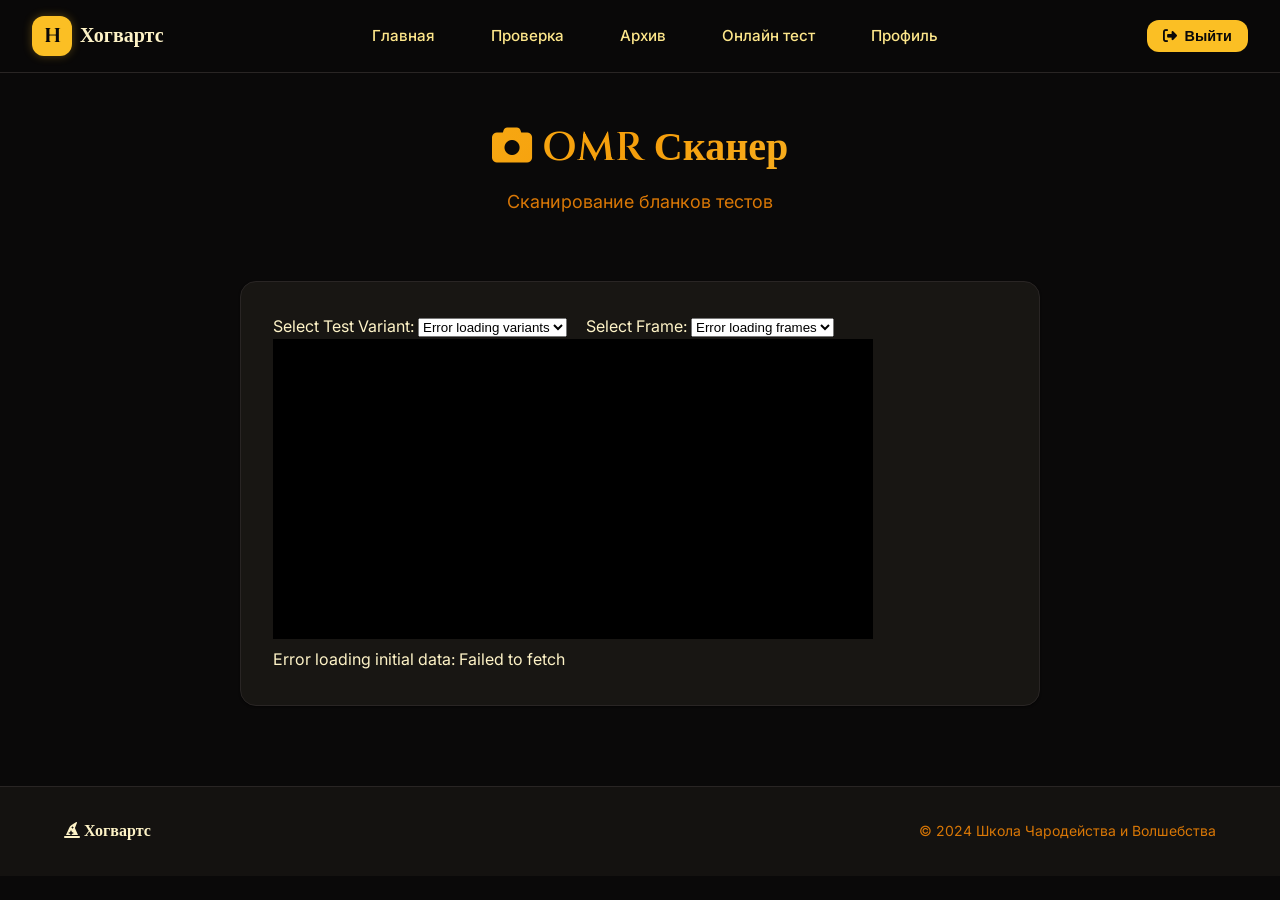
<file: frame_capture.html>
<!DOCTYPE html>
<html lang="ru">
<head>
    <meta charset="UTF-8">
    <meta name="viewport" content="width=device-width, initial-scale=1.0">
    <title>OMR Сканер - Хогвартс</title>
    <link rel="icon" type="image/svg+xml" href="favicon.svg">
    <link rel="stylesheet" href="styles/main.css">
    <link rel="stylesheet" href="https://cdnjs.cloudflare.com/ajax/libs/font-awesome/6.4.0/css/all.min.css">
    <style>
        .omr-container { max-width: 800px; margin: 0 auto; }
        .omr-controls { margin-bottom: 20px; }
        #videoContainer { position: relative; width: 100%; max-width: 600px;}
        video { width: 100%; height: auto; background: #000; transform: scaleX(-1);}
        .overlay { position: absolute; top: 0; left: 0; width: 100%; height: 100%; pointer-events: none; }
        .border-box { position: absolute; border: 3px solid #00ff00; box-sizing: border-box; }
        .hidden { display: none; }
    </style>
</head>
<body>
    <!-- Navigation -->
    <nav class="navbar" id="navbar">
        <div class="nav-container">
            <a href="index.html" class="nav-logo">
                <div class="logo-icon">H</div>
                <span>Хогвартс</span>
            </a>
            <div class="nav-menu" id="nav-menu">
                <a href="index.html" class="nav-link">Главная</a>
                <a href="check.html" class="nav-link">Проверка</a>
                <a href="archive.html" class="nav-link">Архив</a>
                <a href="online_test.html" class="nav-link">Онлайн тест</a>
                <a href="profile.html" class="nav-link">Профиль</a>
            </div>
            <div class="nav-controls">
                <button class="btn btn-primary" id="logout-btn" style="padding: 0.5rem 1rem; font-size: 0.9rem;">
                    <i class="fas fa-sign-out-alt"></i> Выйти
                </button>
                <button class="mobile-menu-toggle" id="mobile-menu-toggle">
                    <span></span><span></span><span></span>
                </button>
            </div>
        </div>
    </nav>

    <main style="padding-top: 100px; padding-bottom: 2rem;">
        <div class="container">
            <div class="section-header">
                <h1 class="section-title text-gradient"><i class="fas fa-camera"></i> OMR Сканер</h1>
                <p class="section-subtitle">Сканирование бланков тестов</p>
            </div>
            
            <div class="card omr-container">
        <div class="controls">
            <label>Select Test Variant:
                <select id="variantSelect" required>
                    <option value="">Loading variants...</option>
                </select>
            </label>
            <label style="margin-left: 15px;">Select Frame:
                <select id="frameSelect" required>
                    <option value="">Loading frames...</option>
                </select>
            </label>
            <button id="captureBtn" class="hidden" disabled>Capture</button>
        </div>

        <div id="videoContainer">
            <video id="video" autoplay playsinline muted></video>
            <div id="overlay" class="overlay"></div>
        </div>

        <div id="result"></div>
    </div>

    <script type="module">
        import {API_BASE} from './variables.js'; // Update with your API base URL

        document.addEventListener('DOMContentLoaded', async () => {
            const video = document.getElementById('video');
            const overlay = document.getElementById('overlay');
            const variantSelect = document.getElementById('variantSelect');
            const frameSelect = document.getElementById('frameSelect');
            const captureBtn = document.getElementById('captureBtn');
            const resultDiv = document.getElementById('result');

            let currentStream = null;
            let currentFrame = null;

            // Load initial data
            async function loadInitialData() {
            try {
                // Load variants (tests)
                const variantsResponse = await fetch(`${API_BASE}/tests`);
                if (!variantsResponse.ok) throw new Error('Failed to load variants');
                const variants = await variantsResponse.json();
                
                variantSelect.innerHTML = '<option value="">Select variant</option>' + 
                    variants.map(v => 
                        `<option value="${v}">${v}</option>` // Update based on actual response structure
                    ).join('');

                // Load frames
                const framesResponse = await fetch(`${API_BASE}/frames`);
                if (!framesResponse.ok) throw new Error('Failed to load frames');
                const frames = await framesResponse.json();
                
                frameSelect.innerHTML = '<option value="">Select frame</option>' + 
                    frames.map(f => 
                        `<option value="${f}">${f}</option>` // Update based on actual response structure
                    ).join('');

                captureBtn.classList.remove('hidden');
            } catch (error) {
                console.error('Error loading initial data:', error);
                resultDiv.textContent = 'Error loading initial data: ' + error.message;
                // Reset options
                variantSelect.innerHTML = '<option value="">Error loading variants</option>';
                frameSelect.innerHTML = '<option value="">Error loading frames</option>';
            }
        }
            // Start camera with selected frame
            async function startCameraWithFrame(frameConfig) {
                if (currentStream) {
                    currentStream.getTracks().forEach(track => track.stop());
                }

                try {
                    currentStream = await navigator.mediaDevices.getUserMedia({
                        video: {
                            facingMode: 'environment',
                            width: { ideal: frameConfig.image_width },
                            height: { ideal: frameConfig.image_height }
                        }
                    });

                    video.srcObject = currentStream;
                    await video.play();

                    // Draw overlay borders
                    overlay.innerHTML = frameConfig.groups.map(group => 
                        `<div class="border-box" style="
                            left: ${group.x}px;
                            top: ${group.y}px;
                            width: ${group.width}px;
                            height: ${group.height}px;
                        "></div>`
                    ).join('');
                } catch (error) {
                    console.error('Camera error:', error);
                    resultDiv.textContent = 'Error accessing camera';
                }
            }

            // Handle frame selection
            frameSelect.addEventListener('change', async () => {
                const frameId = frameSelect.value;
                if (!frameId) return;

                try {
                    const response = await fetch(`${API_BASE}/frames/${frameId}`);
                    currentFrame = await response.json();
                    await startCameraWithFrame(currentFrame);
                    captureBtn.disabled = false;
                } catch (error) {
                    console.error('Error loading frame:', error);
                    resultDiv.textContent = 'Error loading frame configuration';
                }
            });

            // Capture handler
            captureBtn.addEventListener('click', async () => {
                const canvas = document.createElement('canvas');
                const context = canvas.getContext('2d');

                // Set canvas dimensions to match video stream
                canvas.width = video.videoWidth;
                canvas.height = video.videoHeight;

                // Draw current video frame to canvas
                context.drawImage(video, 0, 0, canvas.width, canvas.height);

                try {
                    // Convert canvas to Blob
                    const imageBlob = await new Promise(resolve => 
                        canvas.toBlob(resolve, 'image/jpeg', 0.9)
                    );

                    // Create FormData payload
                    const formData = new FormData();
                    formData.append('variant', variantSelect.value);
                    formData.append('frame', JSON.stringify(currentFrame));
                    formData.append('image', imageBlob, 'capture.jpg');

                    // Send to OMR API
                    const response = await fetch(`${API_BASE}/check2/${variantSelect.value}`, {
                        method: 'POST',
                        body: formData
                    });

                    if (!response.ok) throw new Error(`HTTP error! status: ${response.status}`);
                    
                    const result = await response.json();
                    resultDiv.textContent = `OMR Processing Result: ${JSON.stringify(result)}`;
                } catch (error) {
                    console.error('Upload error:', error);
                    resultDiv.textContent = 'Error processing OMR';
                }
            });

            // Initialize the app
            await loadInitialData();
        });

        // Mobile menu toggle
        document.getElementById('mobile-menu-toggle').addEventListener('click', function() {
            document.getElementById('nav-menu').classList.toggle('active');
            this.classList.toggle('active');
        });

        // Logout
        document.getElementById('logout-btn').addEventListener('click', function() {
            localStorage.clear();
            window.location.href = 'login.html';
        });
    </script>
    </div>
    </main>

    <footer class="footer">
        <div class="footer-content">
            <div class="footer-logo"><i class="fas fa-hat-wizard"></i> Хогвартс</div>
            <div class="footer-copy">© 2024 Школа Чародейства и Волшебства</div>
        </div>
    </footer>
</body>
</html>
</file>
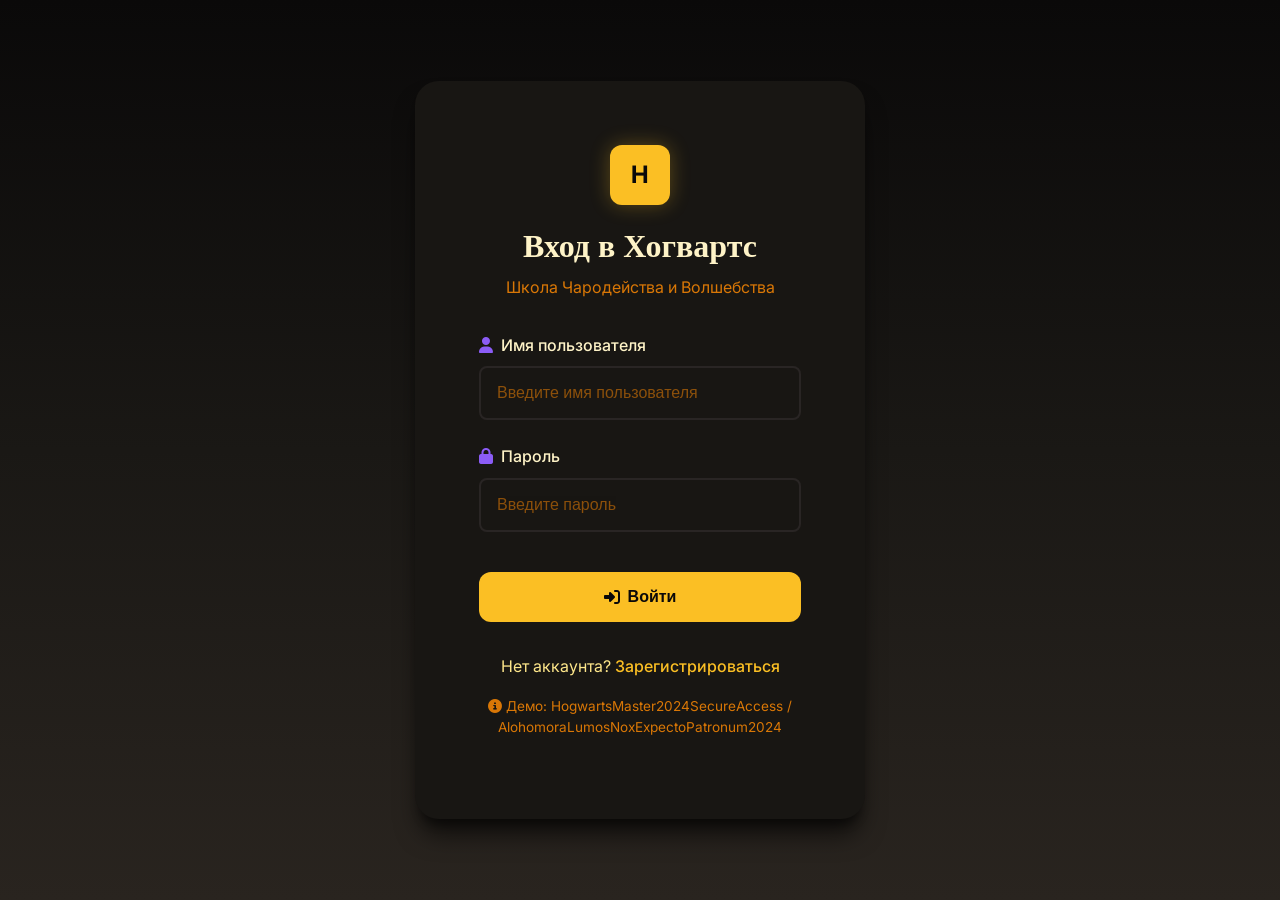
<file: login.html>
<!DOCTYPE html>
<html lang="ru">
<head>
  <meta charset="UTF-8">
  <meta name="viewport" content="width=device-width, initial-scale=1.0">
  <title>Вход - Хогвартс</title>
  <link rel="icon" type="image/svg+xml" href="favicon.svg">
  <link rel="stylesheet" href="styles/main.css">
  <link rel="stylesheet" href="https://cdnjs.cloudflare.com/ajax/libs/font-awesome/6.4.0/css/all.min.css">
</head>
<body>
  <div class="auth-container">
    <div class="auth-card animate-fadeIn">
      <div class="auth-header">
        <div class="auth-logo">H</div>
        <h1 class="auth-title">Вход в Хогвартс</h1>
        <p class="auth-subtitle">Школа Чародейства и Волшебства</p>
      </div>

      <form id="loginForm">
        <div class="form-group">
          <label class="form-label" for="username">
            <i class="fas fa-user" style="margin-right: 0.5rem; color: var(--primary-purple);"></i>Имя пользователя
          </label>
          <input type="text" id="username" class="form-input" placeholder="Введите имя пользователя" required>
        </div>

        <div class="form-group">
          <label class="form-label" for="password">
            <i class="fas fa-lock" style="margin-right: 0.5rem; color: var(--primary-purple);"></i>Пароль
          </label>
          <input type="password" id="password" class="form-input" placeholder="Введите пароль" required>
        </div>

        <div class="alert alert-error" id="errorMsg" style="display: none;"></div>

        <button type="submit" class="btn btn-primary" style="width: 100%; margin-top: 1rem;">
          <i class="fas fa-sign-in-alt"></i> Войти
        </button>
      </form>

      <div class="auth-footer">
        <p>Нет аккаунта? <a href="register.html">Зарегистрироваться</a></p>
        <p style="margin-top: 1rem; font-size: 0.85rem; color: var(--text-muted);">
          <i class="fas fa-info-circle"></i> Демо: HogwartsMaster2024SecureAccess / AlohomoraLumosNoxExpectoPatronum2024
        </p>
      </div>
    </div>
  </div>

  <script>
    (function() {
      const form = document.getElementById('loginForm');
      const errorMsg = document.getElementById('errorMsg');

      form.addEventListener('submit', async function(event) {
        event.preventDefault();

        const user = document.getElementById('username').value.trim();
        const pass = document.getElementById('password').value;
        errorMsg.style.display = 'none';

        try {
          // Default admin bypass
          if (user === 'HogwartsMaster2024SecureAccess' && pass === 'AlohomoraLumosNoxExpectoPatronum2024') {
            localStorage.setItem('role', 'admin');
            localStorage.setItem('username', 'HogwartsMaster2024SecureAccess');
            window.location.href = 'index.html';
            return;
          }

          // Try backend
          const res = await fetch(`http://localhost:8000/profiles/${encodeURIComponent(user)}`);
          if (!res.ok) {
            throw new Error('Ошибка при получении профиля');
          }

          const data = await res.json();

          if (data.username === user &&
              data.password === pass &&
              data.is_verified) {
            localStorage.setItem('role', data.role);
            localStorage.setItem('username', data.username);
            window.location.href = 'index.html';
          } else {
            throw new Error('Неверное имя пользователя или пароль');
          }
        } catch (err) {
          errorMsg.textContent = err.message;
          errorMsg.style.display = 'block';
        }
      });
    })();
  </script>
</body>
</html>
</file>
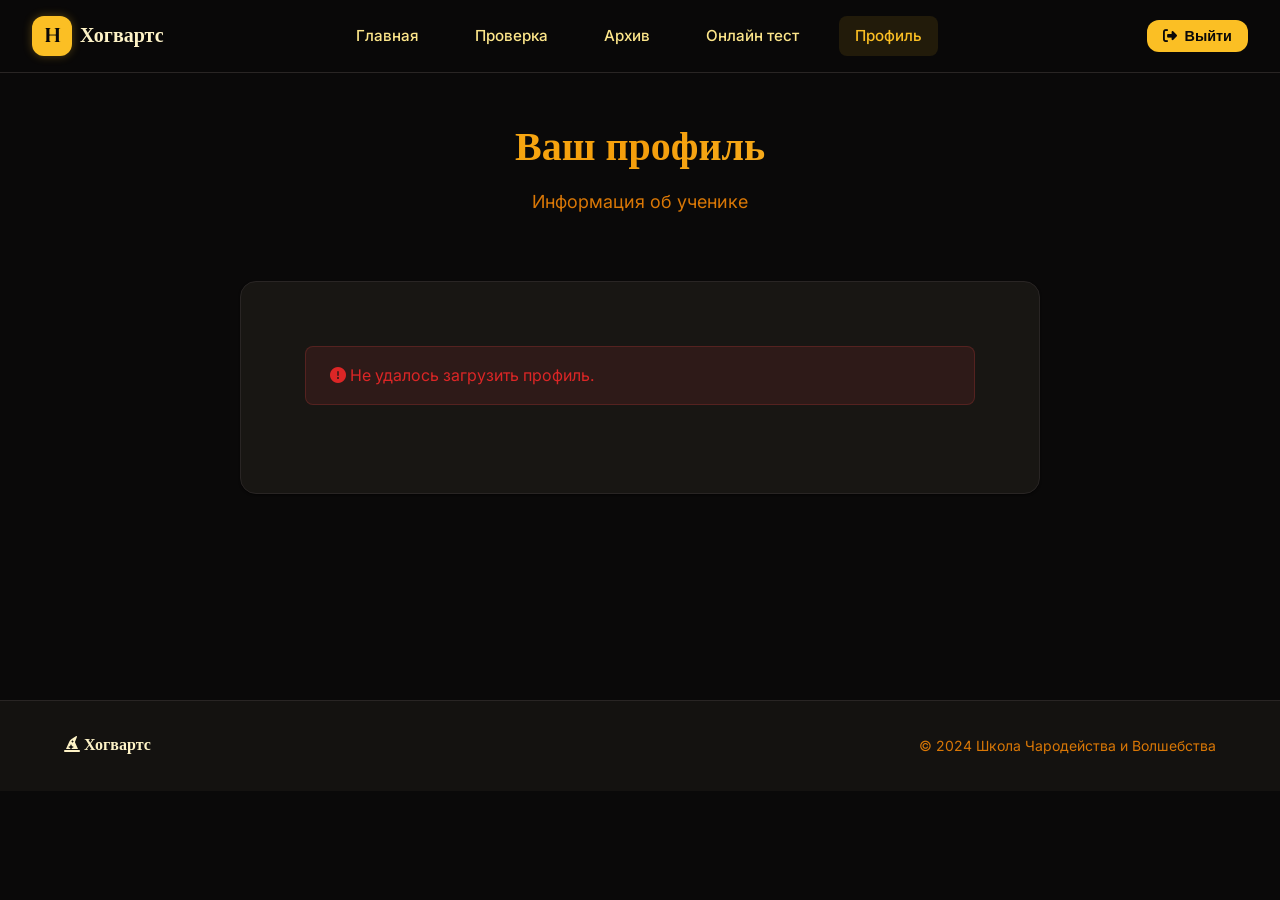
<file: profile.html>
<!DOCTYPE html>
<html lang="ru">
<head>
    <meta charset="UTF-8">
    <meta name="viewport" content="width=device-width, initial-scale=1.0">
    <title>Профиль - Хогвартс</title>
    <link rel="icon" type="image/svg+xml" href="favicon.svg">
    <link rel="stylesheet" href="styles/main.css">
    <link rel="stylesheet" href="https://cdnjs.cloudflare.com/ajax/libs/font-awesome/6.4.0/css/all.min.css">
</head>
<body>
    <!-- Navigation -->
    <nav class="navbar" id="navbar">
        <div class="nav-container">
            <a href="index.html" class="nav-logo">
                <div class="logo-icon">H</div>
                <span>Хогвартс</span>
            </a>
            
            <div class="nav-menu" id="nav-menu">
                <a href="index.html" class="nav-link">Главная</a>
                <a href="check.html" class="nav-link">Проверка</a>
                <a href="archive.html" class="nav-link" id="archive-nav-link">Архив</a>
                <a href="online_test.html" class="nav-link">Онлайн тест</a>
                <a href="profile.html" class="nav-link active">Профиль</a>
            </div>

            <div class="nav-controls">
                <span id="user-name" style="color: var(--text-muted); margin-right: 1rem;"></span>
                <button class="btn btn-primary" id="logout-btn" style="padding: 0.5rem 1rem; font-size: 0.9rem;">
                    <i class="fas fa-sign-out-alt"></i> Выйти
                </button>
                <button class="mobile-menu-toggle" id="mobile-menu-toggle">
                    <span></span>
                    <span></span>
                    <span></span>
                </button>
            </div>
        </div>
    </nav>

    <!-- Main Content -->
    <main style="padding-top: 100px; min-height: calc(100vh - 200px);">
        <div class="container">
            <div class="section-header">
                <h1 class="section-title text-gradient">Ваш профиль</h1>
                <p class="section-subtitle">Информация об ученике</p>
            </div>

            <div class="card" style="max-width: 800px; margin: 0 auto;">
                <div id="profileInfo" style="padding: 2rem;">
                    <div style="text-align: center; padding: 3rem;">
                        <i class="fas fa-spinner fa-spin" style="font-size: 2rem; color: var(--primary-purple);"></i>
                        <p style="margin-top: 1rem; color: var(--text-muted);">Загрузка профиля...</p>
                    </div>
                </div>
            </div>
        </div>
    </main>

    <!-- Footer -->
    <footer class="footer">
        <div class="footer-content">
            <div class="footer-logo">
                <i class="fas fa-hat-wizard"></i> Хогвартс
            </div>
            <div class="footer-copy">
                © 2024 Школа Чародейства и Волшебства
            </div>
        </div>
    </footer>

    <script>
        // Mobile menu toggle
        const mobileMenuToggle = document.getElementById('mobile-menu-toggle');
        const navMenu = document.getElementById('nav-menu');
        
        mobileMenuToggle.addEventListener('click', function() {
            navMenu.classList.toggle('active');
            this.classList.toggle('active');
        });

        // Logout functionality
        document.getElementById('logout-btn').addEventListener('click', function() {
            localStorage.removeItem('role');
            localStorage.removeItem('username');
            window.location.href = 'login.html';
        });

        // Display username
        const username = localStorage.getItem('username');
        if (username) {
            document.getElementById('user-name').textContent = username;
        }

        // Hide archive for students
        const role = localStorage.getItem('role');
        if (role === 'student') {
            document.getElementById('archive-nav-link').style.display = 'none';
        }

        // Fetch and display user profile
        (async function() {
            try {
                const res = await fetch('http://127.0.0.1:8000/profiles/' + localStorage.getItem('username'));
                if (!res.ok) throw new Error('Ошибка при получении профиля');
                const data = await res.json();
                
                const container = document.getElementById('profileInfo');
                let html = '<div style="display: grid; gap: 1rem;">';
                
                for (const [key, value] of Object.entries(data)) {
                    if (key === 'marks' && Array.isArray(value)) {
                        html += '<div style="margin-top: 1rem;">';
                        html += '<h3 style="font-family: var(--font-family-heading); margin-bottom: 1rem; color: var(--primary-purple);">';
                        html += '<i class="fas fa-star" style="margin-right: 0.5rem;"></i>Оценки</h3>';
                        if (value.length === 0) {
                            html += '<p style="color: var(--text-muted);">Нет оценок</p>';
                        } else {
                            value.forEach(mark => {
                                html += '<div style="background: var(--bg-secondary); padding: 1rem; border-radius: var(--radius-md); margin-bottom: 0.5rem;">';
                                html += `<p style="margin: 0; font-family: var(--font-family-mono); font-size: 0.9rem;">${JSON.stringify(mark)}</p>`;
                                html += '</div>';
                            });
                        }
                        html += '</div>';
                    } else if (key !== 'marks' && key !== 'password') {
                        html += '<div style="display: flex; justify-content: space-between; padding: 0.75rem; background: var(--bg-secondary); border-radius: var(--radius-md);">';
                        html += `<span style="color: var(--text-muted); text-transform: capitalize;">${key}:</span>`;
                        html += `<span style="font-weight: 500; color: var(--text-primary);">${value}</span>`;
                        html += '</div>';
                    }
                }
                
                html += '</div>';
                container.innerHTML = html;
            } catch (err) {
                document.getElementById('profileInfo').innerHTML = `
                    <div class="alert alert-error">
                        <i class="fas fa-exclamation-circle"></i> Не удалось загрузить профиль.
                    </div>
                `;
                console.error(err);
            }
        })();
    </script>
</body>
</html>
</file>
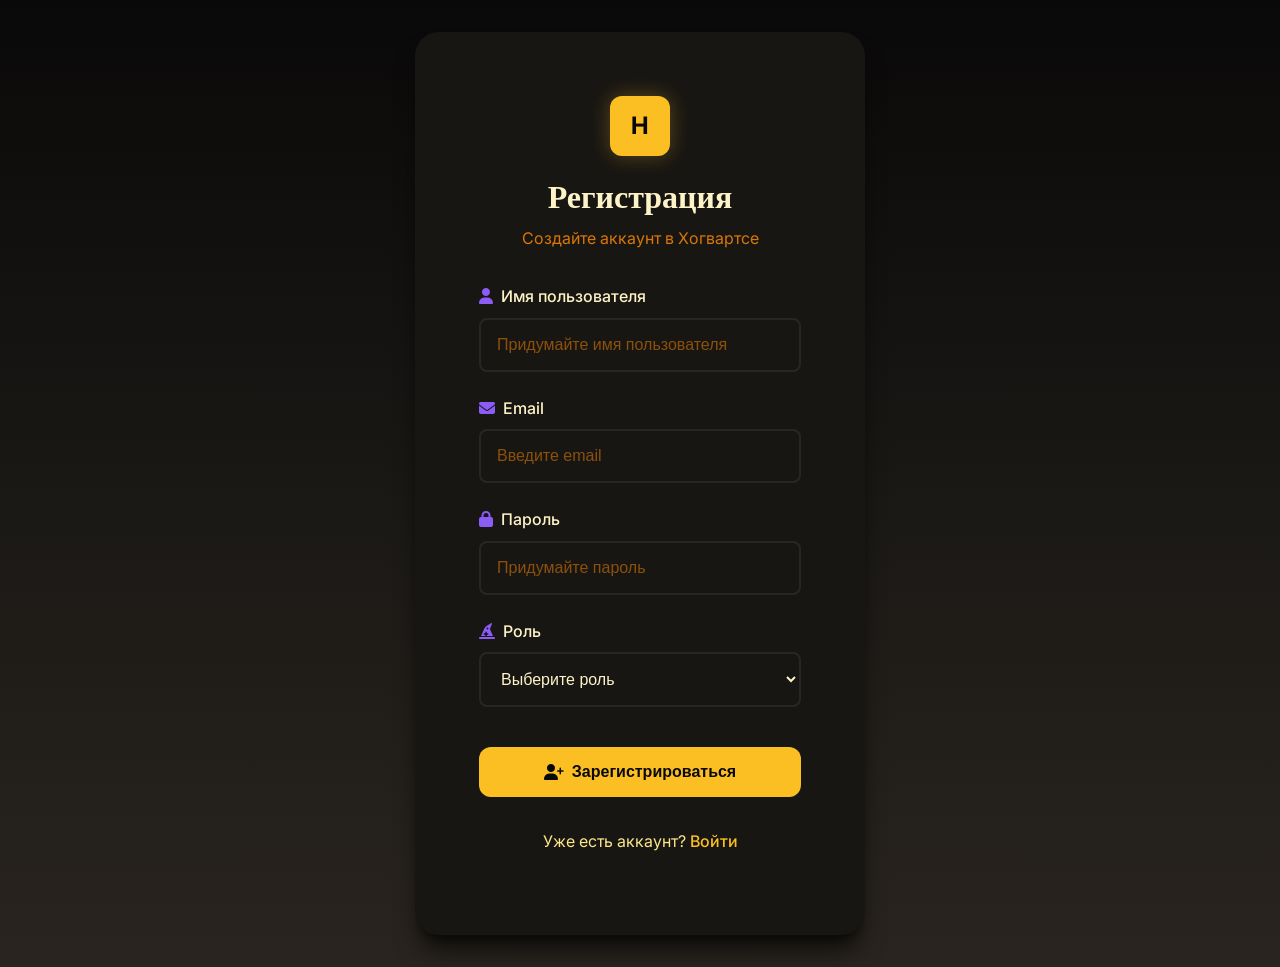
<file: register.html>
<!DOCTYPE html>
<html lang="ru">
<head>
    <meta charset="UTF-8">
    <meta name="viewport" content="width=device-width, initial-scale=1.0">
    <title>Регистрация - Хогвартс</title>
    <link rel="icon" type="image/svg+xml" href="favicon.svg">
    <link rel="stylesheet" href="styles/main.css">
    <link rel="stylesheet" href="https://cdnjs.cloudflare.com/ajax/libs/font-awesome/6.4.0/css/all.min.css">
</head>
<body>
    <div class="auth-container">
        <div class="auth-card animate-fadeIn">
            <div class="auth-header">
                <div class="auth-logo">H</div>
                <h1 class="auth-title">Регистрация</h1>
                <p class="auth-subtitle">Создайте аккаунт в Хогвартсе</p>
            </div>

            <form id="registerForm">
                <div class="form-group">
                    <label class="form-label" for="username">
                        <i class="fas fa-user" style="margin-right: 0.5rem; color: var(--primary-purple);"></i>Имя пользователя
                    </label>
                    <input type="text" id="username" class="form-input" placeholder="Придумайте имя пользователя" required>
                </div>

                <div class="form-group">
                    <label class="form-label" for="email">
                        <i class="fas fa-envelope" style="margin-right: 0.5rem; color: var(--primary-purple);"></i>Email
                    </label>
                    <input type="email" id="email" class="form-input" placeholder="Введите email" required>
                </div>

                <div class="form-group">
                    <label class="form-label" for="password">
                        <i class="fas fa-lock" style="margin-right: 0.5rem; color: var(--primary-purple);"></i>Пароль
                    </label>
                    <input type="password" id="password" class="form-input" placeholder="Придумайте пароль" required>
                </div>

                <div class="form-group">
                    <label class="form-label" for="role">
                        <i class="fas fa-hat-wizard" style="margin-right: 0.5rem; color: var(--primary-purple);"></i>Роль
                    </label>
                    <select id="role" class="form-select" required>
                        <option value="" disabled selected>Выберите роль</option>
                        <option value="student">Ученик</option>
                        <option value="admin">Администратор</option>
                    </select>
                </div>

                <div class="alert alert-error" id="responseMessage" style="display: none;"></div>

                <button type="submit" class="btn btn-primary" style="width: 100%; margin-top: 1rem;">
                    <i class="fas fa-user-plus"></i> Зарегистрироваться
                </button>
            </form>

            <div class="auth-footer">
                <p>Уже есть аккаунт? <a href="login.html">Войти</a></p>
            </div>
        </div>
    </div>

    <script>
        const API_URL = 'http://localhost:8000/auth/register';

        document.getElementById('registerForm').addEventListener('submit', async function (event) {
            event.preventDefault();

            const username = document.getElementById('username').value;
            const email = document.getElementById('email').value;
            const password = document.getElementById('password').value;
            const role = document.getElementById('role').value;

            try {
                const response = await fetch(API_URL, {
                    method: 'POST',
                    headers: {
                        'Content-Type': 'application/json'
                    },
                    body: JSON.stringify({ username, email, password, role })
                });

                const result = await response.json();

                if (response.ok) {
                    alert('Регистрация успешна! Перенаправление на страницу входа...');
                    window.location.href = 'login.html';
                } else {
                    const msgDiv = document.getElementById('responseMessage');
                    msgDiv.innerText = result.detail || 'Ошибка регистрации.';
                    msgDiv.style.display = 'block';
                }
            } catch (error) {
                console.error('Error during registration:', error);
                const msgDiv = document.getElementById('responseMessage');
                msgDiv.innerText = 'Произошла ошибка. Попробуйте снова.';
                msgDiv.style.display = 'block';
            }
        });
    </script>
</body>
</html>
</file>
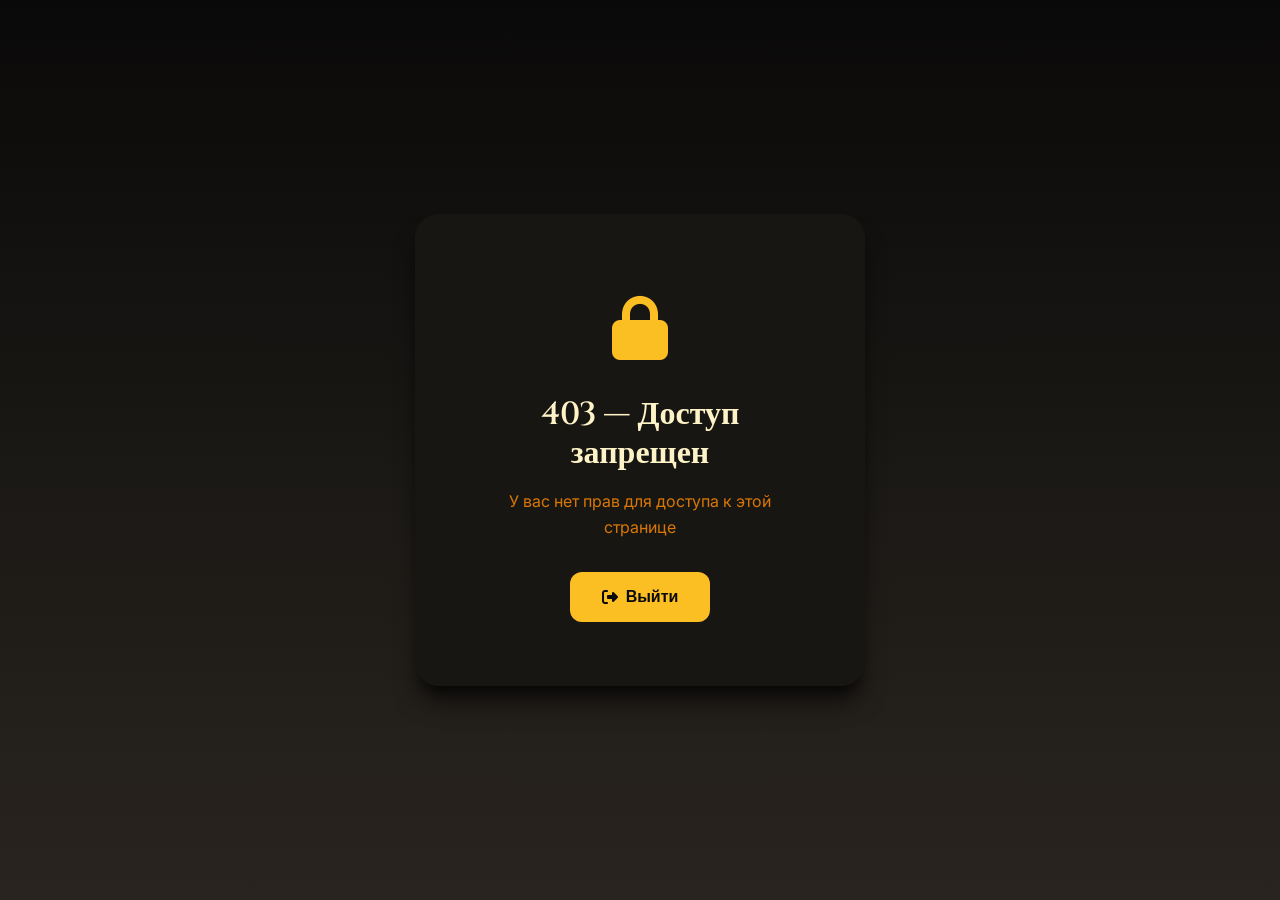
<file: unauthorized.html>
<!DOCTYPE html>
<html lang="ru">
<head>
    <meta charset="UTF-8">
    <meta name="viewport" content="width=device-width, initial-scale=1.0">
    <title>403 Доступ запрещен - Хогвартс</title>
    <link rel="icon" type="image/svg+xml" href="favicon.svg">
    <link rel="stylesheet" href="styles/main.css">
    <link rel="stylesheet" href="https://cdnjs.cloudflare.com/ajax/libs/font-awesome/6.4.0/css/all.min.css">
</head>
<body style="min-height: 100vh; display: flex; align-items: center; justify-content: center; background: var(--gradient-hero);">
    <div class="auth-card animate-fadeIn" style="text-align: center;">
        <div style="font-size: 4rem; color: var(--primary-gold); margin-bottom: 1rem;">
            <i class="fas fa-lock"></i>
        </div>
        <h1 style="font-family: var(--font-family-heading); font-size: 2rem; margin-bottom: 1rem;">403 — Доступ запрещен</h1>
        <p style="color: var(--text-muted); margin-bottom: 2rem;">У вас нет прав для доступа к этой странице</p>
        <button onclick="localStorage.clear(); location.href='login.html'" class="btn btn-primary">
            <i class="fas fa-sign-out-alt"></i> Выйти
        </button>
    </div>
</body>
</html>
</file>
<file: styles/main.css>
/* Hogwarts School - Main Styles */
@import url('core.css');

/* Google Fonts */
@import url('https://fonts.googleapis.com/css2?family=Cinzel:wght@400;500;600;700&family=Inter:wght@300;400;500;600;700&display=swap');

/* Reset and Base Styles */
* {
  margin: 0;
  padding: 0;
  box-sizing: border-box;
}

html {
  scroll-behavior: smooth;
  font-size: 16px;
}

body {
  font-family: var(--font-family-primary);
  background-color: var(--bg-primary);
  color: var(--text-primary);
  line-height: 1.6;
  overflow-x: hidden;
  transition: background-color var(--transition-normal), color var(--transition-normal);
}

/* Typography */
h1, h2, h3, h4, h5, h6 {
  font-family: var(--font-family-heading);
  font-weight: 600;
  line-height: 1.2;
  margin-bottom: var(--spacing-md);
}

h1 { font-size: 3rem; }
h2 { font-size: 2.25rem; }
h3 { font-size: 1.75rem; }
h4 { font-size: 1.5rem; }
h5 { font-size: 1.25rem; }
h6 { font-size: 1.125rem; }

p {
  margin-bottom: var(--spacing-md);
  color: var(--text-secondary);
}

a {
  color: var(--text-secondary);
  text-decoration: none;
  transition: color var(--transition-fast);
  font-weight: 500;
}

a:hover {
  color: var(--primary-gold);
  text-shadow: 0 0 10px rgba(251, 191, 36, 0.3);
}

/* ===== NAVIGATION ===== */
.navbar {
  position: fixed;
  top: 0;
  left: 0;
  width: 100%;
  background: var(--bg-overlay);
  backdrop-filter: blur(10px);
  -webkit-backdrop-filter: blur(10px);
  border-bottom: 1px solid var(--border-primary);
  z-index: 9999;
  transition: all var(--transition-normal);
}

.navbar.scrolled {
  box-shadow: var(--shadow-md);
}

.nav-container {
  display: flex;
  align-items: center;
  justify-content: space-between;
  padding: var(--spacing-md) var(--spacing-xl);
  max-width: 1400px;
  margin: 0 auto;
}

.nav-logo {
  display: flex;
  align-items: center;
  gap: var(--spacing-sm);
  font-family: var(--font-family-heading);
  font-weight: 700;
  font-size: 1.25rem;
  color: var(--text-primary);
  text-decoration: none;
  transition: all var(--transition-fast);
}

.nav-logo:hover {
  color: var(--primary-gold);
  transform: scale(1.02);
}

.logo-icon {
  width: 40px;
  height: 40px;
  display: flex;
  align-items: center;
  justify-content: center;
  background: var(--primary-gold);
  border-radius: var(--radius-lg);
  color: var(--bg-primary);
  font-weight: bold;
  box-shadow: 0 0 10px rgba(251, 191, 36, 0.3);
}

.nav-menu {
  display: flex;
  align-items: center;
  gap: var(--spacing-lg);
}

.nav-link {
  color: var(--text-secondary);
  font-weight: 500;
  padding: var(--spacing-sm) var(--spacing-md);
  border-radius: var(--radius-md);
  transition: all var(--transition-fast);
  position: relative;
  font-size: 0.95rem;
}

.nav-link:hover,
.nav-link.active {
  color: var(--primary-gold);
  background: rgba(251, 191, 36, 0.1);
}

.nav-controls {
  display: flex;
  align-items: center;
  gap: var(--spacing-md);
}

/* Mobile Menu Toggle */
.mobile-menu-toggle {
  display: none;
  flex-direction: column;
  gap: 4px;
  background: none;
  border: none;
  cursor: pointer;
  padding: var(--spacing-sm);
}

.mobile-menu-toggle span {
  width: 25px;
  height: 3px;
  background: var(--text-primary);
  border-radius: 2px;
  transition: all var(--transition-fast);
}

/* ===== BUTTONS ===== */
.btn {
  padding: var(--spacing-md) var(--spacing-xl);
  border-radius: var(--radius-lg);
  font-weight: 600;
  font-size: 1rem;
  cursor: pointer;
  transition: all var(--transition-fast);
  border: none;
  display: inline-flex;
  align-items: center;
  justify-content: center;
  gap: var(--spacing-sm);
  text-decoration: none;
  position: relative;
  overflow: hidden;
}

.btn::before {
  content: '';
  position: absolute;
  top: 0;
  left: -100%;
  width: 100%;
  height: 100%;
  background: linear-gradient(90deg, transparent, rgba(255, 255, 255, 0.2), transparent);
  transition: left var(--transition-normal);
}

.btn:hover::before {
  left: 100%;
}

.btn:hover {
  transform: translateY(-2px);
  box-shadow: var(--shadow-lg);
}

.btn-primary {
  background: var(--primary-gold);
  border: none;
  color: var(--bg-primary);
  font-weight: 600;
}

.btn-primary:hover {
  background: var(--secondary-gold);
  color: var(--bg-primary);
  box-shadow: 0 0 20px rgba(251, 191, 36, 0.4);
}

.btn-secondary {
  background: transparent;
  color: var(--text-secondary);
  border: 2px solid var(--border-secondary);
}

.btn-secondary:hover {
  background: rgba(251, 191, 36, 0.1);
  border-color: var(--primary-gold);
  color: var(--primary-gold);
}

.btn-gold {
  background: var(--primary-gold);
  color: #1c1917;
}

.btn-gold:hover {
  background: var(--secondary-gold);
  color: #1c1917;
}

/* ===== HERO SECTION ===== */
.hero-section {
  min-height: 100vh;
  background: var(--gradient-hero);
  display: flex;
  align-items: center;
  justify-content: center;
  position: relative;
  padding-top: 80px;
  overflow: hidden;
}

.hero-section::before {
  content: '';
  position: absolute;
  top: 0;
  left: 0;
  width: 100%;
  height: 100%;
  background: url('data:image/svg+xml,<svg xmlns="http://www.w3.org/2000/svg" viewBox="0 0 100 100"><circle cx="50" cy="50" r="1" fill="rgba(255,255,255,0.1)"/></svg>');
  background-size: 50px 50px;
  opacity: 0.5;
}

.hero-content {
  text-align: center;
  max-width: 800px;
  padding: var(--spacing-2xl);
  position: relative;
  z-index: 1;
}

.hero-title {
  font-size: 4rem;
  font-weight: 700;
  color: white;
  margin-bottom: var(--spacing-lg);
  text-shadow: 2px 2px 4px rgba(0, 0, 0, 0.3);
}

.hero-subtitle {
  font-size: 1.5rem;
  color: rgba(255, 255, 255, 0.9);
  margin-bottom: var(--spacing-xl);
}

.hero-buttons {
  display: flex;
  gap: var(--spacing-md);
  justify-content: center;
  flex-wrap: wrap;
}

/* ===== CARDS ===== */
.card {
  background: var(--bg-card);
  border: 1px solid var(--border-primary);
  border-radius: var(--radius-xl);
  padding: var(--spacing-xl);
  transition: all var(--transition-fast);
  box-shadow: var(--shadow-sm);
}

.card:hover {
  transform: translateY(-5px);
  box-shadow: var(--shadow-lg);
  border-color: var(--primary-gold);
}

.card-header {
  margin-bottom: var(--spacing-lg);
}

.card-title {
  font-family: var(--font-family-heading);
  font-size: 1.5rem;
  margin-bottom: var(--spacing-sm);
}

.card-body {
  color: var(--text-secondary);
}

/* ===== FORMS ===== */
.form-group {
  margin-bottom: var(--spacing-lg);
}

.form-label {
  display: block;
  margin-bottom: var(--spacing-sm);
  font-weight: 500;
  color: var(--text-primary);
}

.form-input,
.form-select,
.form-textarea {
  width: 100%;
  padding: var(--spacing-md);
  border: 2px solid var(--border-primary);
  border-radius: var(--radius-md);
  font-size: 1rem;
  background: var(--bg-card);
  color: var(--text-primary);
  transition: all var(--transition-fast);
}

.form-input:focus,
.form-select:focus,
.form-textarea:focus {
  outline: none;
  border-color: var(--primary-gold);
  box-shadow: 0 0 0 3px rgba(251, 191, 36, 0.15);
}

.form-input::placeholder {
  color: var(--text-muted);
}

/* ===== ALERTS ===== */
.alert {
  padding: var(--spacing-md) var(--spacing-lg);
  border-radius: var(--radius-md);
  margin-bottom: var(--spacing-lg);
}

.alert-error {
  background: rgba(239, 68, 68, 0.1);
  border: 1px solid rgba(239, 68, 68, 0.2);
  color: #dc2626;
}

.alert-success {
  background: rgba(34, 197, 94, 0.1);
  border: 1px solid rgba(34, 197, 94, 0.2);
  color: #16a34a;
}

/* ===== AUTH PAGES ===== */
.auth-container {
  min-height: 100vh;
  display: flex;
  align-items: center;
  justify-content: center;
  background: var(--gradient-hero);
  padding: var(--spacing-xl);
}

.auth-card {
  background: var(--bg-card);
  border-radius: var(--radius-2xl);
  padding: var(--spacing-3xl);
  width: 100%;
  max-width: 450px;
  box-shadow: var(--shadow-xl);
}

.auth-header {
  text-align: center;
  margin-bottom: var(--spacing-xl);
}

.auth-logo {
  width: 60px;
  height: 60px;
  background: var(--primary-gold);
  border-radius: var(--radius-lg);
  display: flex;
  align-items: center;
  justify-content: center;
  margin: 0 auto var(--spacing-lg);
  color: var(--bg-primary);
  font-size: 1.5rem;
  font-weight: bold;
  box-shadow: 0 0 20px rgba(251, 191, 36, 0.3);
}

.auth-title {
  font-family: var(--font-family-heading);
  font-size: 2rem;
  margin-bottom: var(--spacing-sm);
}

.auth-subtitle {
  color: var(--text-muted);
}

.auth-footer {
  text-align: center;
  margin-top: var(--spacing-xl);
  color: var(--text-muted);
}

.auth-footer a {
  color: var(--primary-gold);
  font-weight: 500;
}

.auth-footer a:hover {
  color: var(--secondary-gold);
  text-shadow: 0 0 10px rgba(251, 191, 36, 0.3);
}

/* ===== FOOTER ===== */
.footer {
  background: var(--bg-secondary);
  border-top: 1px solid var(--border-primary);
  padding: var(--spacing-xl) 0;
  margin-top: auto;
}

.footer-content {
  max-width: 1200px;
  margin: 0 auto;
  padding: 0 var(--spacing-lg);
  display: flex;
  justify-content: space-between;
  align-items: center;
  flex-wrap: wrap;
  gap: var(--spacing-md);
}

.footer-logo {
  font-family: var(--font-family-heading);
  font-weight: 700;
  color: var(--text-primary);
}

.footer-copy {
  color: var(--text-muted);
  font-size: 0.875rem;
}

/* ===== SECTIONS ===== */
.section {
  padding: var(--spacing-4xl) 0;
}

.section-header {
  text-align: center;
  margin-bottom: var(--spacing-3xl);
}

.section-title {
  font-family: var(--font-family-heading);
  font-size: 2.5rem;
  margin-bottom: var(--spacing-md);
}

.section-subtitle {
  font-size: 1.125rem;
  color: var(--text-muted);
  max-width: 600px;
  margin: 0 auto;
}

/* ===== GRID ===== */
.grid {
  display: grid;
  gap: var(--spacing-xl);
}

.grid-2 {
  grid-template-columns: repeat(2, 1fr);
}

.grid-3 {
  grid-template-columns: repeat(3, 1fr);
}

.grid-4 {
  grid-template-columns: repeat(4, 1fr);
}

/* ===== ANIMATIONS ===== */
@keyframes fadeIn {
  from {
    opacity: 0;
    transform: translateY(20px);
  }
  to {
    opacity: 1;
    transform: translateY(0);
  }
}

@keyframes pulse-glow {
  0%, 100% {
    box-shadow: 0 0 20px rgba(124, 58, 237, 0.3);
  }
  50% {
    box-shadow: 0 0 30px rgba(124, 58, 237, 0.5);
  }
}

@keyframes float {
  0%, 100% {
    transform: translateY(0);
  }
  50% {
    transform: translateY(-10px);
  }
}

.animate-fadeIn {
  animation: fadeIn 0.6s ease-out forwards;
}

.animate-pulse-glow {
  animation: pulse-glow 2s ease-in-out infinite;
}

.animate-float {
  animation: float 3s ease-in-out infinite;
}

/* ===== RESPONSIVE ===== */
@media (max-width: 1024px) {
  .grid-4 {
    grid-template-columns: repeat(2, 1fr);
  }
  
  .hero-title {
    font-size: 3rem;
  }
}

@media (max-width: 768px) {
  .nav-menu {
    position: fixed;
    top: 0;
    right: -100%;
    width: min(85vw, 300px);
    height: 100vh;
    padding: 6rem var(--spacing-xl) var(--spacing-xl);
    background: var(--bg-primary);
    border-left: 1px solid var(--border-primary);
    box-shadow: var(--shadow-xl);
    flex-direction: column;
    align-items: flex-start;
    transition: right 0.3s ease;
    z-index: 10000;
  }
  
  .nav-menu.active {
    right: 0;
  }
  
  .nav-menu .nav-link {
    width: 100%;
  }
  
  .mobile-menu-toggle {
    display: flex;
    z-index: 10001;
  }
  
  .grid-2,
  .grid-3 {
    grid-template-columns: 1fr;
  }
  
  .hero-title {
    font-size: 2.5rem;
  }
  
  .hero-subtitle {
    font-size: 1.25rem;
  }
  
  .auth-card {
    padding: var(--spacing-xl);
  }
}

@media (max-width: 480px) {
  .hero-title {
    font-size: 2rem;
  }
  
  .section-title {
    font-size: 1.75rem;
  }
  
  .btn {
    padding: var(--spacing-sm) var(--spacing-lg);
    font-size: 0.9rem;
  }
}
</file>
